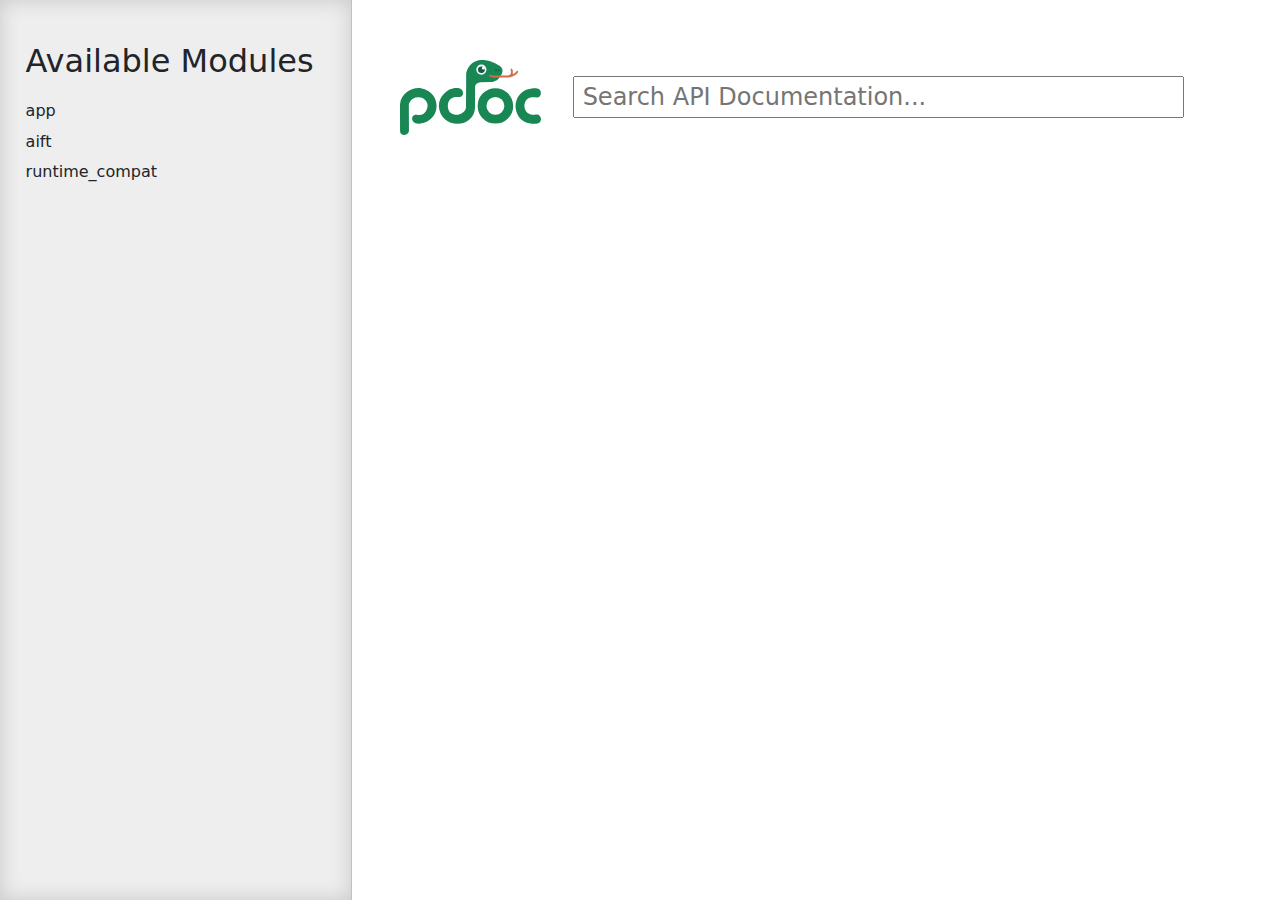
<file: docs/index.html>
<!doctype html>
<html lang="en">
<head>
    <meta charset="utf-8">
    <meta name="viewport" content="width=device-width, initial-scale=1">
    <meta name="generator" content="pdoc 16.0.0"/>
    <title>Module List</title>

    <style>/*! * Bootstrap Reboot v5.0.0 (https://getbootstrap.com/) * Copyright 2011-2021 The Bootstrap Authors * Copyright 2011-2021 Twitter, Inc. * Licensed under MIT (https://github.com/twbs/bootstrap/blob/main/LICENSE) * Forked from Normalize.css, licensed MIT (https://github.com/necolas/normalize.css/blob/master/LICENSE.md) */*,::after,::before{box-sizing:border-box}@media (prefers-reduced-motion:no-preference){:root{scroll-behavior:smooth}}body{margin:0;font-family:system-ui,-apple-system,"Segoe UI",Roboto,"Helvetica Neue",Arial,"Noto Sans","Liberation Sans",sans-serif,"Apple Color Emoji","Segoe UI Emoji","Segoe UI Symbol","Noto Color Emoji";font-size:1rem;font-weight:400;line-height:1.5;color:#212529;background-color:#fff;-webkit-text-size-adjust:100%;-webkit-tap-highlight-color:transparent}hr{margin:1rem 0;color:inherit;background-color:currentColor;border:0;opacity:.25}hr:not([size]){height:1px}h1,h2,h3,h4,h5,h6{margin-top:0;margin-bottom:.5rem;font-weight:500;line-height:1.2}h1{font-size:calc(1.375rem + 1.5vw)}@media (min-width:1200px){h1{font-size:2.5rem}}h2{font-size:calc(1.325rem + .9vw)}@media (min-width:1200px){h2{font-size:2rem}}h3{font-size:calc(1.3rem + .6vw)}@media (min-width:1200px){h3{font-size:1.75rem}}h4{font-size:calc(1.275rem + .3vw)}@media (min-width:1200px){h4{font-size:1.5rem}}h5{font-size:1.25rem}h6{font-size:1rem}p{margin-top:0;margin-bottom:1rem}abbr[data-bs-original-title],abbr[title]{-webkit-text-decoration:underline dotted;text-decoration:underline dotted;cursor:help;-webkit-text-decoration-skip-ink:none;text-decoration-skip-ink:none}address{margin-bottom:1rem;font-style:normal;line-height:inherit}ol,ul{padding-left:2rem}dl,ol,ul{margin-top:0;margin-bottom:1rem}ol ol,ol ul,ul ol,ul ul{margin-bottom:0}dt{font-weight:700}dd{margin-bottom:.5rem;margin-left:0}blockquote{margin:0 0 1rem}b,strong{font-weight:bolder}small{font-size:.875em}mark{padding:.2em;background-color:#fcf8e3}sub,sup{position:relative;font-size:.75em;line-height:0;vertical-align:baseline}sub{bottom:-.25em}sup{top:-.5em}a{color:#0d6efd;text-decoration:underline}a:hover{color:#0a58ca}a:not([href]):not([class]),a:not([href]):not([class]):hover{color:inherit;text-decoration:none}code,kbd,pre,samp{font-family:SFMono-Regular,Menlo,Monaco,Consolas,"Liberation Mono","Courier New",monospace;font-size:1em;direction:ltr;unicode-bidi:bidi-override}pre{display:block;margin-top:0;margin-bottom:1rem;overflow:auto;font-size:.875em}pre code{font-size:inherit;color:inherit;word-break:normal}code{font-size:.875em;color:#d63384;word-wrap:break-word}a>code{color:inherit}kbd{padding:.2rem .4rem;font-size:.875em;color:#fff;background-color:#212529;border-radius:.2rem}kbd kbd{padding:0;font-size:1em;font-weight:700}figure{margin:0 0 1rem}img,svg{vertical-align:middle}table{caption-side:bottom;border-collapse:collapse}caption{padding-top:.5rem;padding-bottom:.5rem;color:#6c757d;text-align:left}th{text-align:inherit;text-align:-webkit-match-parent}tbody,td,tfoot,th,thead,tr{border-color:inherit;border-style:solid;border-width:0}label{display:inline-block}button{border-radius:0}button:focus:not(:focus-visible){outline:0}button,input,optgroup,select,textarea{margin:0;font-family:inherit;font-size:inherit;line-height:inherit}button,select{text-transform:none}[role=button]{cursor:pointer}select{word-wrap:normal}select:disabled{opacity:1}[list]::-webkit-calendar-picker-indicator{display:none}[type=button],[type=reset],[type=submit],button{-webkit-appearance:button}[type=button]:not(:disabled),[type=reset]:not(:disabled),[type=submit]:not(:disabled),button:not(:disabled){cursor:pointer}::-moz-focus-inner{padding:0;border-style:none}textarea{resize:vertical}fieldset{min-width:0;padding:0;margin:0;border:0}legend{float:left;width:100%;padding:0;margin-bottom:.5rem;font-size:calc(1.275rem + .3vw);line-height:inherit}@media (min-width:1200px){legend{font-size:1.5rem}}legend+*{clear:left}::-webkit-datetime-edit-day-field,::-webkit-datetime-edit-fields-wrapper,::-webkit-datetime-edit-hour-field,::-webkit-datetime-edit-minute,::-webkit-datetime-edit-month-field,::-webkit-datetime-edit-text,::-webkit-datetime-edit-year-field{padding:0}::-webkit-inner-spin-button{height:auto}[type=search]{outline-offset:-2px;-webkit-appearance:textfield}::-webkit-search-decoration{-webkit-appearance:none}::-webkit-color-swatch-wrapper{padding:0}::file-selector-button{font:inherit}::-webkit-file-upload-button{font:inherit;-webkit-appearance:button}output{display:inline-block}iframe{border:0}summary{display:list-item;cursor:pointer}progress{vertical-align:baseline}[hidden]{display:none!important}</style>
    <style>/*! syntax-highlighting.css */pre{line-height:125%;}span.linenos{color:inherit; background-color:transparent; padding-left:5px; padding-right:20px;}.pdoc-code .hll{background-color:#ffffcc}.pdoc-code{background:#f8f8f8;}.pdoc-code .c{color:#3D7B7B; font-style:italic}.pdoc-code .err{border:1px solid #FF0000}.pdoc-code .k{color:#008000; font-weight:bold}.pdoc-code .o{color:#666666}.pdoc-code .ch{color:#3D7B7B; font-style:italic}.pdoc-code .cm{color:#3D7B7B; font-style:italic}.pdoc-code .cp{color:#9C6500}.pdoc-code .cpf{color:#3D7B7B; font-style:italic}.pdoc-code .c1{color:#3D7B7B; font-style:italic}.pdoc-code .cs{color:#3D7B7B; font-style:italic}.pdoc-code .gd{color:#A00000}.pdoc-code .ge{font-style:italic}.pdoc-code .gr{color:#E40000}.pdoc-code .gh{color:#000080; font-weight:bold}.pdoc-code .gi{color:#008400}.pdoc-code .go{color:#717171}.pdoc-code .gp{color:#000080; font-weight:bold}.pdoc-code .gs{font-weight:bold}.pdoc-code .gu{color:#800080; font-weight:bold}.pdoc-code .gt{color:#0044DD}.pdoc-code .kc{color:#008000; font-weight:bold}.pdoc-code .kd{color:#008000; font-weight:bold}.pdoc-code .kn{color:#008000; font-weight:bold}.pdoc-code .kp{color:#008000}.pdoc-code .kr{color:#008000; font-weight:bold}.pdoc-code .kt{color:#B00040}.pdoc-code .m{color:#666666}.pdoc-code .s{color:#BA2121}.pdoc-code .na{color:#687822}.pdoc-code .nb{color:#008000}.pdoc-code .nc{color:#0000FF; font-weight:bold}.pdoc-code .no{color:#880000}.pdoc-code .nd{color:#AA22FF}.pdoc-code .ni{color:#717171; font-weight:bold}.pdoc-code .ne{color:#CB3F38; font-weight:bold}.pdoc-code .nf{color:#0000FF}.pdoc-code .nl{color:#767600}.pdoc-code .nn{color:#0000FF; font-weight:bold}.pdoc-code .nt{color:#008000; font-weight:bold}.pdoc-code .nv{color:#19177C}.pdoc-code .ow{color:#AA22FF; font-weight:bold}.pdoc-code .w{color:#bbbbbb}.pdoc-code .mb{color:#666666}.pdoc-code .mf{color:#666666}.pdoc-code .mh{color:#666666}.pdoc-code .mi{color:#666666}.pdoc-code .mo{color:#666666}.pdoc-code .sa{color:#BA2121}.pdoc-code .sb{color:#BA2121}.pdoc-code .sc{color:#BA2121}.pdoc-code .dl{color:#BA2121}.pdoc-code .sd{color:#BA2121; font-style:italic}.pdoc-code .s2{color:#BA2121}.pdoc-code .se{color:#AA5D1F; font-weight:bold}.pdoc-code .sh{color:#BA2121}.pdoc-code .si{color:#A45A77; font-weight:bold}.pdoc-code .sx{color:#008000}.pdoc-code .sr{color:#A45A77}.pdoc-code .s1{color:#BA2121}.pdoc-code .ss{color:#19177C}.pdoc-code .bp{color:#008000}.pdoc-code .fm{color:#0000FF}.pdoc-code .vc{color:#19177C}.pdoc-code .vg{color:#19177C}.pdoc-code .vi{color:#19177C}.pdoc-code .vm{color:#19177C}.pdoc-code .il{color:#666666}</style>
    <style>/*! theme.css */:root{--pdoc-background:#fff;}.pdoc{--text:#212529;--muted:#6c757d;--link:#3660a5;--link-hover:#1659c5;--code:#f8f8f8;--active:#fff598;--accent:#eee;--accent2:#c1c1c1;--nav-hover:rgba(255, 255, 255, 0.5);--name:#0066BB;--def:#008800;--annotation:#007020;}</style>
    <style>/*! layout.css */html, body{width:100%;height:100%;}html, main{scroll-behavior:smooth;}body{background-color:var(--pdoc-background);}@media (max-width:769px){#navtoggle{cursor:pointer;position:absolute;width:50px;height:40px;top:1rem;right:1rem;border-color:var(--text);color:var(--text);display:flex;opacity:0.8;z-index:999;}#navtoggle:hover{opacity:1;}#togglestate + div{display:none;}#togglestate:checked + div{display:inherit;}main, header{padding:2rem 3vw;}header + main{margin-top:-3rem;}.git-button{display:none !important;}nav input[type="search"]{max-width:77%;}nav input[type="search"]:first-child{margin-top:-6px;}nav input[type="search"]:valid ~ *{display:none !important;}}@media (min-width:770px){:root{--sidebar-width:clamp(12.5rem, 28vw, 22rem);}nav{position:fixed;overflow:auto;height:100vh;width:var(--sidebar-width);}main, header{padding:3rem 2rem 3rem calc(var(--sidebar-width) + 3rem);width:calc(54rem + var(--sidebar-width));max-width:100%;}header + main{margin-top:-4rem;}#navtoggle{display:none;}}#togglestate{position:absolute;height:0;opacity:0;}nav.pdoc{--pad:clamp(0.5rem, 2vw, 1.75rem);--indent:1.5rem;background-color:var(--accent);border-right:1px solid var(--accent2);box-shadow:0 0 20px rgba(50, 50, 50, .2) inset;padding:0 0 0 var(--pad);overflow-wrap:anywhere;scrollbar-width:thin; scrollbar-color:var(--accent2) transparent; z-index:1}nav.pdoc::-webkit-scrollbar{width:.4rem; }nav.pdoc::-webkit-scrollbar-thumb{background-color:var(--accent2); }nav.pdoc > div{padding:var(--pad) 0;}nav.pdoc .module-list-button{display:inline-flex;align-items:center;color:var(--text);border-color:var(--muted);margin-bottom:1rem;}nav.pdoc .module-list-button:hover{border-color:var(--text);}nav.pdoc input[type=search]{display:block;outline-offset:0;width:calc(100% - var(--pad));}nav.pdoc .logo{max-width:calc(100% - var(--pad));max-height:35vh;display:block;margin:0 auto 1rem;transform:translate(calc(-.5 * var(--pad)), 0);}nav.pdoc ul{list-style:none;padding-left:0;}nav.pdoc > div > ul{margin-left:calc(0px - var(--pad));}nav.pdoc li a{padding:.2rem 0 .2rem calc(var(--pad) + var(--indent));}nav.pdoc > div > ul > li > a{padding-left:var(--pad);}nav.pdoc li{transition:all 100ms;}nav.pdoc li:hover{background-color:var(--nav-hover);}nav.pdoc a, nav.pdoc a:hover{color:var(--text);}nav.pdoc a{display:block;}nav.pdoc > h2:first-of-type{margin-top:1.5rem;}nav.pdoc .class:before{content:"class ";color:var(--muted);}nav.pdoc .function:after{content:"()";color:var(--muted);}nav.pdoc footer:before{content:"";display:block;width:calc(100% - var(--pad));border-top:solid var(--accent2) 1px;margin-top:1.5rem;padding-top:.5rem;}nav.pdoc footer{font-size:small;}</style>
    <style>/*! content.css */.pdoc{color:var(--text);box-sizing:border-box;line-height:1.5;background:none;}.pdoc .pdoc-button{cursor:pointer;display:inline-block;border:solid black 1px;border-radius:2px;font-size:.75rem;padding:calc(0.5em - 1px) 1em;transition:100ms all;}.pdoc .alert{padding:1rem 1rem 1rem calc(1.5rem + 24px);border:1px solid transparent;border-radius:.25rem;background-repeat:no-repeat;background-position:.75rem center;margin-bottom:1rem;}.pdoc .alert > em{display:none;}.pdoc .alert > *:last-child{margin-bottom:0;}.pdoc .alert.note{color:#084298;background-color:#cfe2ff;border-color:#b6d4fe;background-image:url("data:image/svg+xml,%3Csvg%20xmlns%3D%22http%3A//www.w3.org/2000/svg%22%20width%3D%2224%22%20height%3D%2224%22%20fill%3D%22%23084298%22%20viewBox%3D%220%200%2016%2016%22%3E%3Cpath%20d%3D%22M8%2016A8%208%200%201%200%208%200a8%208%200%200%200%200%2016zm.93-9.412-1%204.705c-.07.34.029.533.304.533.194%200%20.487-.07.686-.246l-.088.416c-.287.346-.92.598-1.465.598-.703%200-1.002-.422-.808-1.319l.738-3.468c.064-.293.006-.399-.287-.47l-.451-.081.082-.381%202.29-.287zM8%205.5a1%201%200%201%201%200-2%201%201%200%200%201%200%202z%22/%3E%3C/svg%3E");}.pdoc .alert.tip{color:#0a3622;background-color:#d1e7dd;border-color:#a3cfbb;background-image:url("data:image/svg+xml,%3Csvg%20xmlns%3D%22http%3A//www.w3.org/2000/svg%22%20width%3D%2224%22%20height%3D%2224%22%20fill%3D%22%230a3622%22%20viewBox%3D%220%200%2016%2016%22%3E%3Cpath%20d%3D%22M2%206a6%206%200%201%201%2010.174%204.31c-.203.196-.359.4-.453.619l-.762%201.769A.5.5%200%200%201%2010.5%2013a.5.5%200%200%201%200%201%20.5.5%200%200%201%200%201l-.224.447a1%201%200%200%201-.894.553H6.618a1%201%200%200%201-.894-.553L5.5%2015a.5.5%200%200%201%200-1%20.5.5%200%200%201%200-1%20.5.5%200%200%201-.46-.302l-.761-1.77a2%202%200%200%200-.453-.618A5.98%205.98%200%200%201%202%206m6-5a5%205%200%200%200-3.479%208.592c.263.254.514.564.676.941L5.83%2012h4.342l.632-1.467c.162-.377.413-.687.676-.941A5%205%200%200%200%208%201%22/%3E%3C/svg%3E");}.pdoc .alert.important{color:#055160;background-color:#cff4fc;border-color:#9eeaf9;background-image:url("data:image/svg+xml,%3Csvg%20xmlns%3D%22http%3A//www.w3.org/2000/svg%22%20width%3D%2224%22%20height%3D%2224%22%20fill%3D%22%23055160%22%20viewBox%3D%220%200%2016%2016%22%3E%3Cpath%20d%3D%22M2%200a2%202%200%200%200-2%202v12a2%202%200%200%200%202%202h12a2%202%200%200%200%202-2V2a2%202%200%200%200-2-2zm6%204c.535%200%20.954.462.9.995l-.35%203.507a.552.552%200%200%201-1.1%200L7.1%204.995A.905.905%200%200%201%208%204m.002%206a1%201%200%201%201%200%202%201%201%200%200%201%200-2%22/%3E%3C/svg%3E");}.pdoc .alert.warning{color:#664d03;background-color:#fff3cd;border-color:#ffecb5;background-image:url("data:image/svg+xml,%3Csvg%20xmlns%3D%22http%3A//www.w3.org/2000/svg%22%20width%3D%2224%22%20height%3D%2224%22%20fill%3D%22%23664d03%22%20viewBox%3D%220%200%2016%2016%22%3E%3Cpath%20d%3D%22M8.982%201.566a1.13%201.13%200%200%200-1.96%200L.165%2013.233c-.457.778.091%201.767.98%201.767h13.713c.889%200%201.438-.99.98-1.767L8.982%201.566zM8%205c.535%200%20.954.462.9.995l-.35%203.507a.552.552%200%200%201-1.1%200L7.1%205.995A.905.905%200%200%201%208%205zm.002%206a1%201%200%201%201%200%202%201%201%200%200%201%200-2z%22/%3E%3C/svg%3E");}.pdoc .alert.caution{color:#842029;background-color:#f8d7da;border-color:#f5c2c7;background-image:url("data:image/svg+xml,%3Csvg%20xmlns%3D%22http%3A//www.w3.org/2000/svg%22%20width%3D%2224%22%20height%3D%2224%22%20fill%3D%22%23842029%22%20viewBox%3D%220%200%2016%2016%22%3E%3Cpath%20d%3D%22M11.46.146A.5.5%200%200%200%2011.107%200H4.893a.5.5%200%200%200-.353.146L.146%204.54A.5.5%200%200%200%200%204.893v6.214a.5.5%200%200%200%20.146.353l4.394%204.394a.5.5%200%200%200%20.353.146h6.214a.5.5%200%200%200%20.353-.146l4.394-4.394a.5.5%200%200%200%20.146-.353V4.893a.5.5%200%200%200-.146-.353zM8%204c.535%200%20.954.462.9.995l-.35%203.507a.552.552%200%200%201-1.1%200L7.1%204.995A.905.905%200%200%201%208%204m.002%206a1%201%200%201%201%200%202%201%201%200%200%201%200-2%22/%3E%3C/svg%3E");}.pdoc .alert.danger{color:#842029;background-color:#f8d7da;border-color:#f5c2c7;background-image:url("data:image/svg+xml,%3Csvg%20xmlns%3D%22http%3A//www.w3.org/2000/svg%22%20width%3D%2224%22%20height%3D%2224%22%20fill%3D%22%23842029%22%20viewBox%3D%220%200%2016%2016%22%3E%3Cpath%20d%3D%22M5.52.359A.5.5%200%200%201%206%200h4a.5.5%200%200%201%20.474.658L8.694%206H12.5a.5.5%200%200%201%20.395.807l-7%209a.5.5%200%200%201-.873-.454L6.823%209.5H3.5a.5.5%200%200%201-.48-.641l2.5-8.5z%22/%3E%3C/svg%3E");}.pdoc .visually-hidden{position:absolute !important;width:1px !important;height:1px !important;padding:0 !important;margin:-1px !important;overflow:hidden !important;clip:rect(0, 0, 0, 0) !important;white-space:nowrap !important;border:0 !important;}.pdoc h1, .pdoc h2, .pdoc h3{font-weight:300;margin:.3em 0;padding:.2em 0;}.pdoc > section:not(.module-info) h1{font-size:1.5rem;font-weight:500;}.pdoc > section:not(.module-info) h2{font-size:1.4rem;font-weight:500;}.pdoc > section:not(.module-info) h3{font-size:1.3rem;font-weight:500;}.pdoc > section:not(.module-info) h4{font-size:1.2rem;}.pdoc > section:not(.module-info) h5{font-size:1.1rem;}.pdoc a{text-decoration:none;color:var(--link);}.pdoc a:hover{color:var(--link-hover);}.pdoc blockquote{margin-left:2rem;}.pdoc pre{border-top:1px solid var(--accent2);border-bottom:1px solid var(--accent2);margin-top:0;margin-bottom:1em;padding:.5rem 0 .5rem .5rem;overflow-x:auto;background-color:var(--code);}.pdoc code{color:var(--text);padding:.2em .4em;margin:0;font-size:85%;background-color:var(--accent);border-radius:6px;}.pdoc a > code{color:inherit;}.pdoc pre > code{display:inline-block;font-size:inherit;background:none;border:none;padding:0;}.pdoc > section:not(.module-info){margin-bottom:1.5rem;}.pdoc .modulename{margin-top:0;font-weight:bold;}.pdoc .modulename a{color:var(--link);transition:100ms all;}.pdoc .git-button{float:right;border:solid var(--link) 1px;}.pdoc .git-button:hover{background-color:var(--link);color:var(--pdoc-background);}.view-source-toggle-state,.view-source-toggle-state ~ .pdoc-code{display:none;}.view-source-toggle-state:checked ~ .pdoc-code{display:block;}.view-source-button{display:inline-block;float:right;font-size:.75rem;line-height:1.5rem;color:var(--muted);padding:0 .4rem 0 1.3rem;cursor:pointer;text-indent:-2px;}.view-source-button > span{visibility:hidden;}.module-info .view-source-button{float:none;display:flex;justify-content:flex-end;margin:-1.2rem .4rem -.2rem 0;}.view-source-button::before{position:absolute;content:"View Source";display:list-item;list-style-type:disclosure-closed;}.view-source-toggle-state:checked ~ .attr .view-source-button::before,.view-source-toggle-state:checked ~ .view-source-button::before{list-style-type:disclosure-open;}.pdoc .docstring{margin-bottom:1.5rem;}.pdoc section:not(.module-info) .docstring{margin-left:clamp(0rem, 5vw - 2rem, 1rem);}.pdoc .docstring .pdoc-code{margin-left:1em;margin-right:1em;}.pdoc h1:target,.pdoc h2:target,.pdoc h3:target,.pdoc h4:target,.pdoc h5:target,.pdoc h6:target,.pdoc .pdoc-code > pre > span:target{background-color:var(--active);box-shadow:-1rem 0 0 0 var(--active);}.pdoc .pdoc-code > pre > span:target{display:block;}.pdoc div:target > .attr,.pdoc section:target > .attr,.pdoc dd:target > a{background-color:var(--active);}.pdoc *{scroll-margin:2rem;}.pdoc .pdoc-code .linenos{user-select:none;}.pdoc .attr:hover{filter:contrast(0.95);}.pdoc section, .pdoc .classattr{position:relative;}.pdoc .headerlink{--width:clamp(1rem, 3vw, 2rem);position:absolute;top:0;left:calc(0rem - var(--width));transition:all 100ms ease-in-out;opacity:0;}.pdoc .headerlink::before{content:"#";display:block;text-align:center;width:var(--width);height:2.3rem;line-height:2.3rem;font-size:1.5rem;}.pdoc .attr:hover ~ .headerlink,.pdoc *:target > .headerlink,.pdoc .headerlink:hover{opacity:1;}.pdoc .attr{display:block;margin:.5rem 0 .5rem;padding:.4rem .4rem .4rem 1rem;background-color:var(--accent);overflow-x:auto;}.pdoc .classattr{margin-left:2rem;}.pdoc .decorator-deprecated{color:#842029;}.pdoc .decorator-deprecated ~ span{filter:grayscale(1) opacity(0.8);}.pdoc .name{color:var(--name);font-weight:bold;}.pdoc .def{color:var(--def);font-weight:bold;}.pdoc .signature{background-color:transparent;}.pdoc .param, .pdoc .return-annotation{white-space:pre;}.pdoc .signature.multiline .param{display:block;}.pdoc .signature.condensed .param{display:inline-block;}.pdoc .annotation{color:var(--annotation);}.pdoc .view-value-toggle-state,.pdoc .view-value-toggle-state ~ .default_value{display:none;}.pdoc .view-value-toggle-state:checked ~ .default_value{display:inherit;}.pdoc .view-value-button{font-size:.5rem;vertical-align:middle;border-style:dashed;margin-top:-0.1rem;}.pdoc .view-value-button:hover{background:white;}.pdoc .view-value-button::before{content:"show";text-align:center;width:2.2em;display:inline-block;}.pdoc .view-value-toggle-state:checked ~ .view-value-button::before{content:"hide";}.pdoc .inherited{margin-left:2rem;}.pdoc .inherited dt{font-weight:700;}.pdoc .inherited dt, .pdoc .inherited dd{display:inline;margin-left:0;margin-bottom:.5rem;}.pdoc .inherited dd:not(:last-child):after{content:", ";}.pdoc .inherited .class:before{content:"class ";}.pdoc .inherited .function a:after{content:"()";}.pdoc .search-result .docstring{overflow:auto;max-height:25vh;}.pdoc .search-result.focused > .attr{background-color:var(--active);}.pdoc .attribution{margin-top:2rem;display:block;opacity:0.5;transition:all 200ms;filter:grayscale(100%);}.pdoc .attribution:hover{opacity:1;filter:grayscale(0%);}.pdoc .attribution img{margin-left:5px;height:27px;vertical-align:bottom;width:50px;transition:all 200ms;}.pdoc table{display:block;width:max-content;max-width:100%;overflow:auto;margin-bottom:1rem;}.pdoc table th{font-weight:600;}.pdoc table th, .pdoc table td{padding:6px 13px;border:1px solid var(--accent2);}</style>
    <style>/*! custom.css */</style>
    <style>header.pdoc{display:flex;align-items:center;flex-wrap:wrap;}header.pdoc img{max-width:200px;max-height:75px;padding-right:2rem;}header.pdoc input[type=search]{outline-offset:0;font-size:1.5rem;min-width:60%;flex-grow:1;padding-left:.5rem;margin:1.75rem 0;}</style></head>
<body>
    <nav class="pdoc">
        <label id="navtoggle" for="togglestate" class="pdoc-button"><svg xmlns='http://www.w3.org/2000/svg' viewBox='0 0 30 30'><path stroke-linecap='round' stroke="currentColor" stroke-miterlimit='10' stroke-width='2' d='M4 7h22M4 15h22M4 23h22'/></svg></label>
        <input id="togglestate" type="checkbox" aria-hidden="true" tabindex="-1">
        <div>    <h2>Available Modules</h2>
    <ul>
            <li><a href="app.html">app</a></li>
            <li><a href="aift.html">aift</a></li>
            <li><a href="runtime_compat.html">runtime_compat</a></li>
    </ul>
</div>
    </nav>
    <header class="pdoc">
                <a href="https://pdoc.dev">
                    <img src="data:image/svg+xml,%3Csvg%20xmlns%3D%22http%3A//www.w3.org/2000/svg%22%20role%3D%22img%22%20aria-label%3D%22pdoc%20logo%22%20width%3D%22300%22%20height%3D%22160%22%20viewBox%3D%220%200%20150%2080%22%3E%3Ctitle%3Epdoc%3C/title%3E%3Cpath%20d%3D%22M132.316%2048.886c.276-4.679%202.342-6.698%204.409-7.982s4.27-1.165%206.751-1.055c1.586.07%203.044.156%204.222-.482%201.142-.619%202.026-1.932%202.162-3.739.268-3.576-1.929-5.368-5.006-5.551s-7.599.524-10.517%201.606c-4.455%201.652-8.588%206.606-9.552%208.992s-2.342%206.193-1.745%2010.873%202.664%209.221%205.878%2011.79%205.878%203.808%2010.103%204.312%203.444.229%206.062.229%205.006-2.202%204.914-4.909-2.296-5.001-4.501-4.863-3.077.505-5.281.229-7.715-2.064-7.899-9.451z%22%20fill%3D%22%23198754%22/%3E%3Ccircle%20cx%3D%22101.504%22%20cy%3D%2248.943%22%20r%3D%2214.208%22%20fill%3D%22none%22%20stroke%3D%22%23198754%22%20stroke-width%3D%229.354%22/%3E%3Cpath%20d%3D%22M87.81.002c-3.637.065-5.001.454-7.014%201.232s-3.443%201.363-6.3%204.282c-1.723%201.76-3.148%205.019-3.776%207.329-.413%201.521-.316%202.63-.316%202.63l-.195%2034.612c.065%205.774-6.755%208.305-9.612%208.37s-9.678-1.038-9.743-9.408%207.128-9.521%208.362-9.521c1.413-.13%202.526-.021%203.718-.016%202.071.009%204.157-.778%204.092-4.671s-4.157-4.736-4.157-4.736c-6.3-.843-11.43%202.206-11.43%202.206S40.917%2038.15%2041.372%2049.634%2051.568%2068.19%2061.311%2068.125s18.316-7.007%2018.445-17.193l.13-22.772c.046-2.291%202.683-3.644%204.476-4.203.745-.232%201.694-.274%201.694-.274l10.457-.13s4.871-.324%207.729-3.114%204.352-6.294%204.352-6.294.974-3.049.13-4.606-.195-1.233-2.792-3.309-8.573-4.477-8.573-4.477S91.447-.063%2087.81.002zM0%2047.169l.065%2028.417S0%2080.127%204.481%2079.997s5.072-3.866%205.049-4.152l-.113-28.482s1.624-7.656%209.937-7.721%2010.002%206.942%2010.002%208.499-.909%2010.51-9.093%2010.51c-.948%200-2.99-.567-4.145-.272-3.919%201-3.194%204.554-3.194%204.554s.065%205.061%207.404%204.996%2018.575-6.034%2018.575-19.074S26.953%2030.04%2019.549%2029.91%201.234%2035.296%200%2047.169z%22%20fill%3D%22%23198754%22/%3E%3Cg%20transform%3D%22matrix%28.325601%200%200%20.325256%20-10.32669%20-45.802786%29%22%3E%3Ccircle%20cx%3D%22297.554%22%20cy%3D%22172.286%22%20r%3D%2216.5%22%20fill%3D%22%23fff%22/%3E%3Cellipse%20cx%3D%22297.709%22%20cy%3D%22172.642%22%20rx%3D%2211.071%22%20ry%3D%2210.871%22%20fill%3D%22%23105a48%22/%3E%3Ccircle%20cx%3D%22304.104%22%20cy%3D%22167.667%22%20r%3D%224.5%22%20fill%3D%22%23fff%22/%3E%3C/g%3E%3Cpath%20d%3D%22M94.661%2017.032l.893-1.476s.99.714%201.916.925%201.575.114%202.955.114l14.565-.162c1.283-.032%203.085-.762%203.02-3.293s-.373-3.503-.373-3.503l1.283-.487s.52.503.877%201.573.309%201.995.292%202.66-.227%201.541-.227%201.541%201.564-.308%202.359-1.038.823-.779%201.489-1.508.812-.86.812-.86.552-.13.877.26.341.957.065%201.46-1.672%202.206-3.247%203.066-2.76%201.427-3.929%201.768-3.848.73-7.063.714l-10.944-.114s-2.143-.081-3.02-.373-2.241-.973-2.598-1.265z%22%20fill%3D%22%23d36d49%22/%3E%3Cg%20fill%3D%22%23105a48%22%3E%3Cellipse%20cx%3D%2293.052%22%20cy%3D%2243.567%22%20rx%3D%22.869%22%20ry%3D%221.014%22%20transform%3D%22rotate%28341.022%29%22/%3E%3Cellipse%20cx%3D%22104.3%22%20cy%3D%22-16.184%22%20rx%3D%22.865%22%20ry%3D%221.009%22%20transform%3D%22rotate%2814.786%29%22/%3E%3C/g%3E%3C/svg%3E"
                         alt="pdoc"/>
                </a>
            <input type="search" placeholder="Search API Documentation..." aria-label="search box">
    </header>
    <main class="pdoc"></main>
<script>
    function escapeHTML(html) {
        return document.createElement('div').appendChild(document.createTextNode(html)).parentNode.innerHTML;
    }

    const originalContent = document.querySelector("main.pdoc");
    let currentContent = originalContent;

    function setContent(innerHTML) {
        let elem;
        if (innerHTML) {
            elem = document.createElement("main");
            elem.classList.add("pdoc");
            elem.innerHTML = innerHTML;
        } else {
            elem = originalContent;
        }
        if (currentContent !== elem) {
            currentContent.replaceWith(elem);
            currentContent = elem;
        }
    }

    function getSearchTerm() {
        return (new URL(window.location)).searchParams.get("search");
    }

    const searchBox = document.querySelector(".pdoc input[type=search]");
    searchBox.addEventListener("input", function () {
        let url = new URL(window.location);
        if (searchBox.value.trim()) {
            url.hash = "";
            url.searchParams.set("search", searchBox.value);
        } else {
            url.searchParams.delete("search");
        }
        history.replaceState("", "", url.toString());
        onInput();
    });
    window.addEventListener("popstate", onInput);


    let search, searchErr;

    async function initialize() {
        try {
            search = await new Promise((resolve, reject) => {
                const script = document.createElement("script");
                script.type = "text/javascript";
                script.async = true;
                script.onload = () => resolve(window.pdocSearch);
                script.onerror = (e) => reject(e);
                script.src = "search.js";
                document.getElementsByTagName("head")[0].appendChild(script);
            });
        } catch (e) {
            console.error("Cannot fetch pdoc search index");
            searchErr = "Cannot fetch search index.";
        }
        onInput();

        document.querySelector("nav.pdoc").addEventListener("click", e => {
            if (e.target.hash) {
                searchBox.value = "";
                searchBox.dispatchEvent(new Event("input"));
            }
        });
    }

    function onInput() {
        setContent((() => {
            const term = getSearchTerm();
            if (!term) {
                return null
            }
            if (searchErr) {
                return `<h3>Error: ${searchErr}</h3>`
            }
            if (!search) {
                return "<h3>Searching...</h3>"
            }

            window.scrollTo({top: 0, left: 0, behavior: 'auto'});

            const results = search(term);

            let html;
            if (results.length === 0) {
                html = `No search results for '${escapeHTML(term)}'.`
            } else {
                html = `<h4>${results.length} search result${results.length > 1 ? "s" : ""} for '${escapeHTML(term)}'.</h4>`;
            }
            for (let result of results.slice(0, 10)) {
                let doc = result.doc;
                let url = `${doc.modulename.replaceAll(".", "/")}.html`;
                if (doc.qualname) {
                    url += `#${doc.qualname}`;
                }

                let heading;
                switch (result.doc.kind) {
                    case "function":
                        if (doc.fullname.endsWith(".__init__")) {
                            heading = `<span class="name">${doc.fullname.replace(/\.__init__$/, "")}</span>${doc.signature}`;
                        } else {
                            heading = `<span class="def">${doc.funcdef}</span> <span class="name">${doc.fullname}</span>${doc.signature}`;
                        }
                        break;
                    case "class":
                        heading = `<span class="def">class</span> <span class="name">${doc.fullname}</span>`;
                        if (doc.bases)
                            heading += `<wbr>(<span class="base">${doc.bases}</span>)`;
                        heading += `:`;
                        break;
                    case "variable":
                        heading = `<span class="name">${doc.fullname}</span>`;
                        if (doc.annotation)
                            heading += `<span class="annotation">${doc.annotation}</span>`;
                        if (doc.default_value)
                            heading += `<span class="default_value"> = ${doc.default_value}</span>`;
                        break;
                    default:
                        heading = `<span class="name">${doc.fullname}</span>`;
                        break;
                }
                html += `
                        <section class="search-result">
                        <a href="${url}" class="attr ${doc.kind}">${heading}</a>
                        <div class="docstring">${doc.doc}</div>
                        </section>
                    `;

            }
            return html;
        })());
    }

    if (getSearchTerm()) {
        initialize();
        searchBox.value = getSearchTerm();
        onInput();
    } else {
        searchBox.addEventListener("focus", initialize, {once: true});
    }

    searchBox.addEventListener("keydown", e => {
        if (["ArrowDown", "ArrowUp", "Enter"].includes(e.key)) {
            let focused = currentContent.querySelector(".search-result.focused");
            if (!focused) {
                currentContent.querySelector(".search-result").classList.add("focused");
            } else if (
                e.key === "ArrowDown"
                && focused.nextElementSibling
                && focused.nextElementSibling.classList.contains("search-result")
            ) {
                focused.classList.remove("focused");
                focused.nextElementSibling.classList.add("focused");
                focused.nextElementSibling.scrollIntoView({
                    behavior: "smooth",
                    block: "nearest",
                    inline: "nearest"
                });
            } else if (
                e.key === "ArrowUp"
                && focused.previousElementSibling
                && focused.previousElementSibling.classList.contains("search-result")
            ) {
                focused.classList.remove("focused");
                focused.previousElementSibling.classList.add("focused");
                focused.previousElementSibling.scrollIntoView({
                    behavior: "smooth",
                    block: "nearest",
                    inline: "nearest"
                });
            } else if (
                e.key === "Enter"
            ) {
                focused.querySelector("a").click();
            }
        }
    });
</script></body>
</html>
</file>
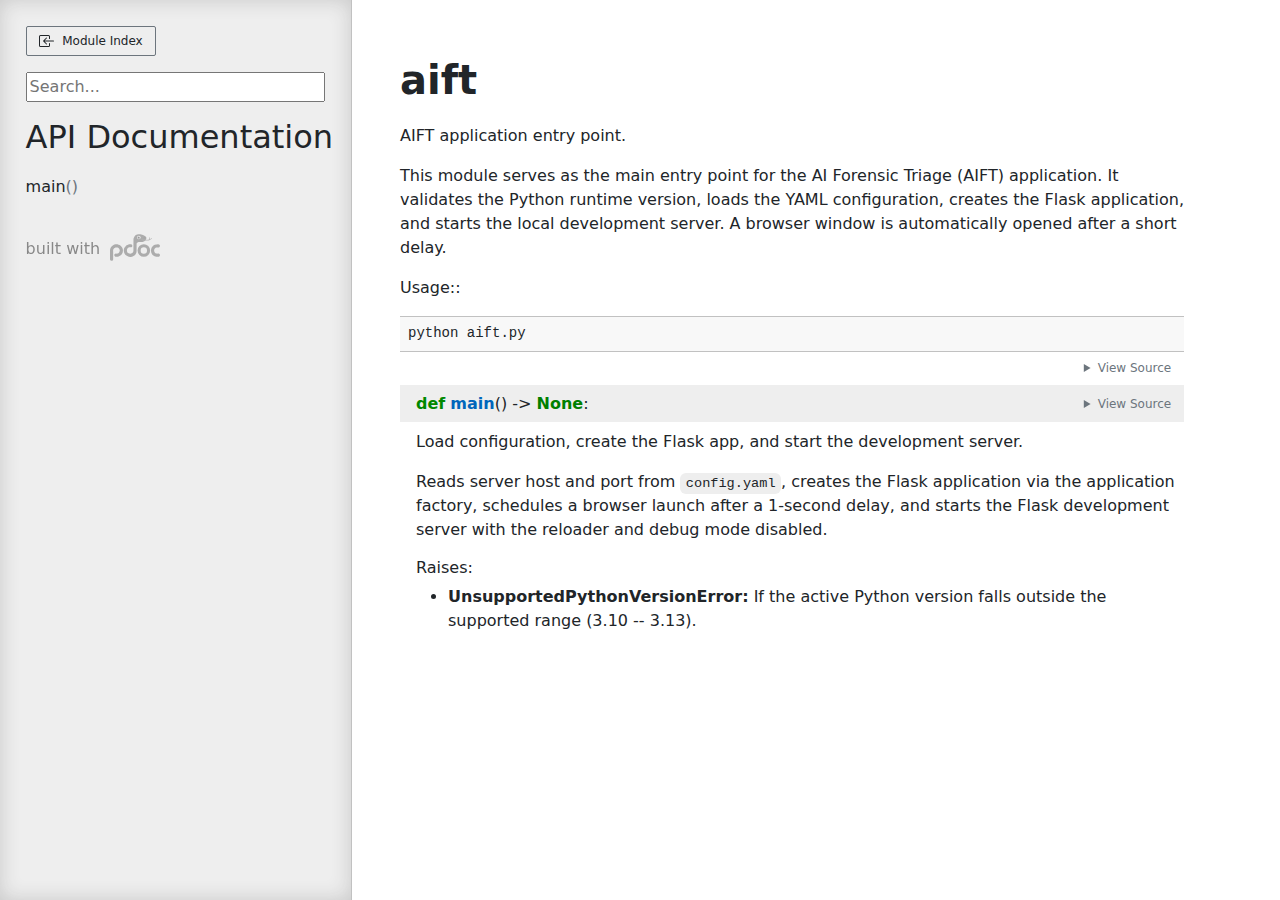
<file: docs/aift.html>
<!doctype html>
<html lang="en">
<head>
    <meta charset="utf-8">
    <meta name="viewport" content="width=device-width, initial-scale=1">
    <meta name="generator" content="pdoc 16.0.0"/>
    <title>aift API documentation</title>

    <style>/*! * Bootstrap Reboot v5.0.0 (https://getbootstrap.com/) * Copyright 2011-2021 The Bootstrap Authors * Copyright 2011-2021 Twitter, Inc. * Licensed under MIT (https://github.com/twbs/bootstrap/blob/main/LICENSE) * Forked from Normalize.css, licensed MIT (https://github.com/necolas/normalize.css/blob/master/LICENSE.md) */*,::after,::before{box-sizing:border-box}@media (prefers-reduced-motion:no-preference){:root{scroll-behavior:smooth}}body{margin:0;font-family:system-ui,-apple-system,"Segoe UI",Roboto,"Helvetica Neue",Arial,"Noto Sans","Liberation Sans",sans-serif,"Apple Color Emoji","Segoe UI Emoji","Segoe UI Symbol","Noto Color Emoji";font-size:1rem;font-weight:400;line-height:1.5;color:#212529;background-color:#fff;-webkit-text-size-adjust:100%;-webkit-tap-highlight-color:transparent}hr{margin:1rem 0;color:inherit;background-color:currentColor;border:0;opacity:.25}hr:not([size]){height:1px}h1,h2,h3,h4,h5,h6{margin-top:0;margin-bottom:.5rem;font-weight:500;line-height:1.2}h1{font-size:calc(1.375rem + 1.5vw)}@media (min-width:1200px){h1{font-size:2.5rem}}h2{font-size:calc(1.325rem + .9vw)}@media (min-width:1200px){h2{font-size:2rem}}h3{font-size:calc(1.3rem + .6vw)}@media (min-width:1200px){h3{font-size:1.75rem}}h4{font-size:calc(1.275rem + .3vw)}@media (min-width:1200px){h4{font-size:1.5rem}}h5{font-size:1.25rem}h6{font-size:1rem}p{margin-top:0;margin-bottom:1rem}abbr[data-bs-original-title],abbr[title]{-webkit-text-decoration:underline dotted;text-decoration:underline dotted;cursor:help;-webkit-text-decoration-skip-ink:none;text-decoration-skip-ink:none}address{margin-bottom:1rem;font-style:normal;line-height:inherit}ol,ul{padding-left:2rem}dl,ol,ul{margin-top:0;margin-bottom:1rem}ol ol,ol ul,ul ol,ul ul{margin-bottom:0}dt{font-weight:700}dd{margin-bottom:.5rem;margin-left:0}blockquote{margin:0 0 1rem}b,strong{font-weight:bolder}small{font-size:.875em}mark{padding:.2em;background-color:#fcf8e3}sub,sup{position:relative;font-size:.75em;line-height:0;vertical-align:baseline}sub{bottom:-.25em}sup{top:-.5em}a{color:#0d6efd;text-decoration:underline}a:hover{color:#0a58ca}a:not([href]):not([class]),a:not([href]):not([class]):hover{color:inherit;text-decoration:none}code,kbd,pre,samp{font-family:SFMono-Regular,Menlo,Monaco,Consolas,"Liberation Mono","Courier New",monospace;font-size:1em;direction:ltr;unicode-bidi:bidi-override}pre{display:block;margin-top:0;margin-bottom:1rem;overflow:auto;font-size:.875em}pre code{font-size:inherit;color:inherit;word-break:normal}code{font-size:.875em;color:#d63384;word-wrap:break-word}a>code{color:inherit}kbd{padding:.2rem .4rem;font-size:.875em;color:#fff;background-color:#212529;border-radius:.2rem}kbd kbd{padding:0;font-size:1em;font-weight:700}figure{margin:0 0 1rem}img,svg{vertical-align:middle}table{caption-side:bottom;border-collapse:collapse}caption{padding-top:.5rem;padding-bottom:.5rem;color:#6c757d;text-align:left}th{text-align:inherit;text-align:-webkit-match-parent}tbody,td,tfoot,th,thead,tr{border-color:inherit;border-style:solid;border-width:0}label{display:inline-block}button{border-radius:0}button:focus:not(:focus-visible){outline:0}button,input,optgroup,select,textarea{margin:0;font-family:inherit;font-size:inherit;line-height:inherit}button,select{text-transform:none}[role=button]{cursor:pointer}select{word-wrap:normal}select:disabled{opacity:1}[list]::-webkit-calendar-picker-indicator{display:none}[type=button],[type=reset],[type=submit],button{-webkit-appearance:button}[type=button]:not(:disabled),[type=reset]:not(:disabled),[type=submit]:not(:disabled),button:not(:disabled){cursor:pointer}::-moz-focus-inner{padding:0;border-style:none}textarea{resize:vertical}fieldset{min-width:0;padding:0;margin:0;border:0}legend{float:left;width:100%;padding:0;margin-bottom:.5rem;font-size:calc(1.275rem + .3vw);line-height:inherit}@media (min-width:1200px){legend{font-size:1.5rem}}legend+*{clear:left}::-webkit-datetime-edit-day-field,::-webkit-datetime-edit-fields-wrapper,::-webkit-datetime-edit-hour-field,::-webkit-datetime-edit-minute,::-webkit-datetime-edit-month-field,::-webkit-datetime-edit-text,::-webkit-datetime-edit-year-field{padding:0}::-webkit-inner-spin-button{height:auto}[type=search]{outline-offset:-2px;-webkit-appearance:textfield}::-webkit-search-decoration{-webkit-appearance:none}::-webkit-color-swatch-wrapper{padding:0}::file-selector-button{font:inherit}::-webkit-file-upload-button{font:inherit;-webkit-appearance:button}output{display:inline-block}iframe{border:0}summary{display:list-item;cursor:pointer}progress{vertical-align:baseline}[hidden]{display:none!important}</style>
    <style>/*! syntax-highlighting.css */pre{line-height:125%;}span.linenos{color:inherit; background-color:transparent; padding-left:5px; padding-right:20px;}.pdoc-code .hll{background-color:#ffffcc}.pdoc-code{background:#f8f8f8;}.pdoc-code .c{color:#3D7B7B; font-style:italic}.pdoc-code .err{border:1px solid #FF0000}.pdoc-code .k{color:#008000; font-weight:bold}.pdoc-code .o{color:#666666}.pdoc-code .ch{color:#3D7B7B; font-style:italic}.pdoc-code .cm{color:#3D7B7B; font-style:italic}.pdoc-code .cp{color:#9C6500}.pdoc-code .cpf{color:#3D7B7B; font-style:italic}.pdoc-code .c1{color:#3D7B7B; font-style:italic}.pdoc-code .cs{color:#3D7B7B; font-style:italic}.pdoc-code .gd{color:#A00000}.pdoc-code .ge{font-style:italic}.pdoc-code .gr{color:#E40000}.pdoc-code .gh{color:#000080; font-weight:bold}.pdoc-code .gi{color:#008400}.pdoc-code .go{color:#717171}.pdoc-code .gp{color:#000080; font-weight:bold}.pdoc-code .gs{font-weight:bold}.pdoc-code .gu{color:#800080; font-weight:bold}.pdoc-code .gt{color:#0044DD}.pdoc-code .kc{color:#008000; font-weight:bold}.pdoc-code .kd{color:#008000; font-weight:bold}.pdoc-code .kn{color:#008000; font-weight:bold}.pdoc-code .kp{color:#008000}.pdoc-code .kr{color:#008000; font-weight:bold}.pdoc-code .kt{color:#B00040}.pdoc-code .m{color:#666666}.pdoc-code .s{color:#BA2121}.pdoc-code .na{color:#687822}.pdoc-code .nb{color:#008000}.pdoc-code .nc{color:#0000FF; font-weight:bold}.pdoc-code .no{color:#880000}.pdoc-code .nd{color:#AA22FF}.pdoc-code .ni{color:#717171; font-weight:bold}.pdoc-code .ne{color:#CB3F38; font-weight:bold}.pdoc-code .nf{color:#0000FF}.pdoc-code .nl{color:#767600}.pdoc-code .nn{color:#0000FF; font-weight:bold}.pdoc-code .nt{color:#008000; font-weight:bold}.pdoc-code .nv{color:#19177C}.pdoc-code .ow{color:#AA22FF; font-weight:bold}.pdoc-code .w{color:#bbbbbb}.pdoc-code .mb{color:#666666}.pdoc-code .mf{color:#666666}.pdoc-code .mh{color:#666666}.pdoc-code .mi{color:#666666}.pdoc-code .mo{color:#666666}.pdoc-code .sa{color:#BA2121}.pdoc-code .sb{color:#BA2121}.pdoc-code .sc{color:#BA2121}.pdoc-code .dl{color:#BA2121}.pdoc-code .sd{color:#BA2121; font-style:italic}.pdoc-code .s2{color:#BA2121}.pdoc-code .se{color:#AA5D1F; font-weight:bold}.pdoc-code .sh{color:#BA2121}.pdoc-code .si{color:#A45A77; font-weight:bold}.pdoc-code .sx{color:#008000}.pdoc-code .sr{color:#A45A77}.pdoc-code .s1{color:#BA2121}.pdoc-code .ss{color:#19177C}.pdoc-code .bp{color:#008000}.pdoc-code .fm{color:#0000FF}.pdoc-code .vc{color:#19177C}.pdoc-code .vg{color:#19177C}.pdoc-code .vi{color:#19177C}.pdoc-code .vm{color:#19177C}.pdoc-code .il{color:#666666}</style>
    <style>/*! theme.css */:root{--pdoc-background:#fff;}.pdoc{--text:#212529;--muted:#6c757d;--link:#3660a5;--link-hover:#1659c5;--code:#f8f8f8;--active:#fff598;--accent:#eee;--accent2:#c1c1c1;--nav-hover:rgba(255, 255, 255, 0.5);--name:#0066BB;--def:#008800;--annotation:#007020;}</style>
    <style>/*! layout.css */html, body{width:100%;height:100%;}html, main{scroll-behavior:smooth;}body{background-color:var(--pdoc-background);}@media (max-width:769px){#navtoggle{cursor:pointer;position:absolute;width:50px;height:40px;top:1rem;right:1rem;border-color:var(--text);color:var(--text);display:flex;opacity:0.8;z-index:999;}#navtoggle:hover{opacity:1;}#togglestate + div{display:none;}#togglestate:checked + div{display:inherit;}main, header{padding:2rem 3vw;}header + main{margin-top:-3rem;}.git-button{display:none !important;}nav input[type="search"]{max-width:77%;}nav input[type="search"]:first-child{margin-top:-6px;}nav input[type="search"]:valid ~ *{display:none !important;}}@media (min-width:770px){:root{--sidebar-width:clamp(12.5rem, 28vw, 22rem);}nav{position:fixed;overflow:auto;height:100vh;width:var(--sidebar-width);}main, header{padding:3rem 2rem 3rem calc(var(--sidebar-width) + 3rem);width:calc(54rem + var(--sidebar-width));max-width:100%;}header + main{margin-top:-4rem;}#navtoggle{display:none;}}#togglestate{position:absolute;height:0;opacity:0;}nav.pdoc{--pad:clamp(0.5rem, 2vw, 1.75rem);--indent:1.5rem;background-color:var(--accent);border-right:1px solid var(--accent2);box-shadow:0 0 20px rgba(50, 50, 50, .2) inset;padding:0 0 0 var(--pad);overflow-wrap:anywhere;scrollbar-width:thin; scrollbar-color:var(--accent2) transparent; z-index:1}nav.pdoc::-webkit-scrollbar{width:.4rem; }nav.pdoc::-webkit-scrollbar-thumb{background-color:var(--accent2); }nav.pdoc > div{padding:var(--pad) 0;}nav.pdoc .module-list-button{display:inline-flex;align-items:center;color:var(--text);border-color:var(--muted);margin-bottom:1rem;}nav.pdoc .module-list-button:hover{border-color:var(--text);}nav.pdoc input[type=search]{display:block;outline-offset:0;width:calc(100% - var(--pad));}nav.pdoc .logo{max-width:calc(100% - var(--pad));max-height:35vh;display:block;margin:0 auto 1rem;transform:translate(calc(-.5 * var(--pad)), 0);}nav.pdoc ul{list-style:none;padding-left:0;}nav.pdoc > div > ul{margin-left:calc(0px - var(--pad));}nav.pdoc li a{padding:.2rem 0 .2rem calc(var(--pad) + var(--indent));}nav.pdoc > div > ul > li > a{padding-left:var(--pad);}nav.pdoc li{transition:all 100ms;}nav.pdoc li:hover{background-color:var(--nav-hover);}nav.pdoc a, nav.pdoc a:hover{color:var(--text);}nav.pdoc a{display:block;}nav.pdoc > h2:first-of-type{margin-top:1.5rem;}nav.pdoc .class:before{content:"class ";color:var(--muted);}nav.pdoc .function:after{content:"()";color:var(--muted);}nav.pdoc footer:before{content:"";display:block;width:calc(100% - var(--pad));border-top:solid var(--accent2) 1px;margin-top:1.5rem;padding-top:.5rem;}nav.pdoc footer{font-size:small;}</style>
    <style>/*! content.css */.pdoc{color:var(--text);box-sizing:border-box;line-height:1.5;background:none;}.pdoc .pdoc-button{cursor:pointer;display:inline-block;border:solid black 1px;border-radius:2px;font-size:.75rem;padding:calc(0.5em - 1px) 1em;transition:100ms all;}.pdoc .alert{padding:1rem 1rem 1rem calc(1.5rem + 24px);border:1px solid transparent;border-radius:.25rem;background-repeat:no-repeat;background-position:.75rem center;margin-bottom:1rem;}.pdoc .alert > em{display:none;}.pdoc .alert > *:last-child{margin-bottom:0;}.pdoc .alert.note{color:#084298;background-color:#cfe2ff;border-color:#b6d4fe;background-image:url("data:image/svg+xml,%3Csvg%20xmlns%3D%22http%3A//www.w3.org/2000/svg%22%20width%3D%2224%22%20height%3D%2224%22%20fill%3D%22%23084298%22%20viewBox%3D%220%200%2016%2016%22%3E%3Cpath%20d%3D%22M8%2016A8%208%200%201%200%208%200a8%208%200%200%200%200%2016zm.93-9.412-1%204.705c-.07.34.029.533.304.533.194%200%20.487-.07.686-.246l-.088.416c-.287.346-.92.598-1.465.598-.703%200-1.002-.422-.808-1.319l.738-3.468c.064-.293.006-.399-.287-.47l-.451-.081.082-.381%202.29-.287zM8%205.5a1%201%200%201%201%200-2%201%201%200%200%201%200%202z%22/%3E%3C/svg%3E");}.pdoc .alert.tip{color:#0a3622;background-color:#d1e7dd;border-color:#a3cfbb;background-image:url("data:image/svg+xml,%3Csvg%20xmlns%3D%22http%3A//www.w3.org/2000/svg%22%20width%3D%2224%22%20height%3D%2224%22%20fill%3D%22%230a3622%22%20viewBox%3D%220%200%2016%2016%22%3E%3Cpath%20d%3D%22M2%206a6%206%200%201%201%2010.174%204.31c-.203.196-.359.4-.453.619l-.762%201.769A.5.5%200%200%201%2010.5%2013a.5.5%200%200%201%200%201%20.5.5%200%200%201%200%201l-.224.447a1%201%200%200%201-.894.553H6.618a1%201%200%200%201-.894-.553L5.5%2015a.5.5%200%200%201%200-1%20.5.5%200%200%201%200-1%20.5.5%200%200%201-.46-.302l-.761-1.77a2%202%200%200%200-.453-.618A5.98%205.98%200%200%201%202%206m6-5a5%205%200%200%200-3.479%208.592c.263.254.514.564.676.941L5.83%2012h4.342l.632-1.467c.162-.377.413-.687.676-.941A5%205%200%200%200%208%201%22/%3E%3C/svg%3E");}.pdoc .alert.important{color:#055160;background-color:#cff4fc;border-color:#9eeaf9;background-image:url("data:image/svg+xml,%3Csvg%20xmlns%3D%22http%3A//www.w3.org/2000/svg%22%20width%3D%2224%22%20height%3D%2224%22%20fill%3D%22%23055160%22%20viewBox%3D%220%200%2016%2016%22%3E%3Cpath%20d%3D%22M2%200a2%202%200%200%200-2%202v12a2%202%200%200%200%202%202h12a2%202%200%200%200%202-2V2a2%202%200%200%200-2-2zm6%204c.535%200%20.954.462.9.995l-.35%203.507a.552.552%200%200%201-1.1%200L7.1%204.995A.905.905%200%200%201%208%204m.002%206a1%201%200%201%201%200%202%201%201%200%200%201%200-2%22/%3E%3C/svg%3E");}.pdoc .alert.warning{color:#664d03;background-color:#fff3cd;border-color:#ffecb5;background-image:url("data:image/svg+xml,%3Csvg%20xmlns%3D%22http%3A//www.w3.org/2000/svg%22%20width%3D%2224%22%20height%3D%2224%22%20fill%3D%22%23664d03%22%20viewBox%3D%220%200%2016%2016%22%3E%3Cpath%20d%3D%22M8.982%201.566a1.13%201.13%200%200%200-1.96%200L.165%2013.233c-.457.778.091%201.767.98%201.767h13.713c.889%200%201.438-.99.98-1.767L8.982%201.566zM8%205c.535%200%20.954.462.9.995l-.35%203.507a.552.552%200%200%201-1.1%200L7.1%205.995A.905.905%200%200%201%208%205zm.002%206a1%201%200%201%201%200%202%201%201%200%200%201%200-2z%22/%3E%3C/svg%3E");}.pdoc .alert.caution{color:#842029;background-color:#f8d7da;border-color:#f5c2c7;background-image:url("data:image/svg+xml,%3Csvg%20xmlns%3D%22http%3A//www.w3.org/2000/svg%22%20width%3D%2224%22%20height%3D%2224%22%20fill%3D%22%23842029%22%20viewBox%3D%220%200%2016%2016%22%3E%3Cpath%20d%3D%22M11.46.146A.5.5%200%200%200%2011.107%200H4.893a.5.5%200%200%200-.353.146L.146%204.54A.5.5%200%200%200%200%204.893v6.214a.5.5%200%200%200%20.146.353l4.394%204.394a.5.5%200%200%200%20.353.146h6.214a.5.5%200%200%200%20.353-.146l4.394-4.394a.5.5%200%200%200%20.146-.353V4.893a.5.5%200%200%200-.146-.353zM8%204c.535%200%20.954.462.9.995l-.35%203.507a.552.552%200%200%201-1.1%200L7.1%204.995A.905.905%200%200%201%208%204m.002%206a1%201%200%201%201%200%202%201%201%200%200%201%200-2%22/%3E%3C/svg%3E");}.pdoc .alert.danger{color:#842029;background-color:#f8d7da;border-color:#f5c2c7;background-image:url("data:image/svg+xml,%3Csvg%20xmlns%3D%22http%3A//www.w3.org/2000/svg%22%20width%3D%2224%22%20height%3D%2224%22%20fill%3D%22%23842029%22%20viewBox%3D%220%200%2016%2016%22%3E%3Cpath%20d%3D%22M5.52.359A.5.5%200%200%201%206%200h4a.5.5%200%200%201%20.474.658L8.694%206H12.5a.5.5%200%200%201%20.395.807l-7%209a.5.5%200%200%201-.873-.454L6.823%209.5H3.5a.5.5%200%200%201-.48-.641l2.5-8.5z%22/%3E%3C/svg%3E");}.pdoc .visually-hidden{position:absolute !important;width:1px !important;height:1px !important;padding:0 !important;margin:-1px !important;overflow:hidden !important;clip:rect(0, 0, 0, 0) !important;white-space:nowrap !important;border:0 !important;}.pdoc h1, .pdoc h2, .pdoc h3{font-weight:300;margin:.3em 0;padding:.2em 0;}.pdoc > section:not(.module-info) h1{font-size:1.5rem;font-weight:500;}.pdoc > section:not(.module-info) h2{font-size:1.4rem;font-weight:500;}.pdoc > section:not(.module-info) h3{font-size:1.3rem;font-weight:500;}.pdoc > section:not(.module-info) h4{font-size:1.2rem;}.pdoc > section:not(.module-info) h5{font-size:1.1rem;}.pdoc a{text-decoration:none;color:var(--link);}.pdoc a:hover{color:var(--link-hover);}.pdoc blockquote{margin-left:2rem;}.pdoc pre{border-top:1px solid var(--accent2);border-bottom:1px solid var(--accent2);margin-top:0;margin-bottom:1em;padding:.5rem 0 .5rem .5rem;overflow-x:auto;background-color:var(--code);}.pdoc code{color:var(--text);padding:.2em .4em;margin:0;font-size:85%;background-color:var(--accent);border-radius:6px;}.pdoc a > code{color:inherit;}.pdoc pre > code{display:inline-block;font-size:inherit;background:none;border:none;padding:0;}.pdoc > section:not(.module-info){margin-bottom:1.5rem;}.pdoc .modulename{margin-top:0;font-weight:bold;}.pdoc .modulename a{color:var(--link);transition:100ms all;}.pdoc .git-button{float:right;border:solid var(--link) 1px;}.pdoc .git-button:hover{background-color:var(--link);color:var(--pdoc-background);}.view-source-toggle-state,.view-source-toggle-state ~ .pdoc-code{display:none;}.view-source-toggle-state:checked ~ .pdoc-code{display:block;}.view-source-button{display:inline-block;float:right;font-size:.75rem;line-height:1.5rem;color:var(--muted);padding:0 .4rem 0 1.3rem;cursor:pointer;text-indent:-2px;}.view-source-button > span{visibility:hidden;}.module-info .view-source-button{float:none;display:flex;justify-content:flex-end;margin:-1.2rem .4rem -.2rem 0;}.view-source-button::before{position:absolute;content:"View Source";display:list-item;list-style-type:disclosure-closed;}.view-source-toggle-state:checked ~ .attr .view-source-button::before,.view-source-toggle-state:checked ~ .view-source-button::before{list-style-type:disclosure-open;}.pdoc .docstring{margin-bottom:1.5rem;}.pdoc section:not(.module-info) .docstring{margin-left:clamp(0rem, 5vw - 2rem, 1rem);}.pdoc .docstring .pdoc-code{margin-left:1em;margin-right:1em;}.pdoc h1:target,.pdoc h2:target,.pdoc h3:target,.pdoc h4:target,.pdoc h5:target,.pdoc h6:target,.pdoc .pdoc-code > pre > span:target{background-color:var(--active);box-shadow:-1rem 0 0 0 var(--active);}.pdoc .pdoc-code > pre > span:target{display:block;}.pdoc div:target > .attr,.pdoc section:target > .attr,.pdoc dd:target > a{background-color:var(--active);}.pdoc *{scroll-margin:2rem;}.pdoc .pdoc-code .linenos{user-select:none;}.pdoc .attr:hover{filter:contrast(0.95);}.pdoc section, .pdoc .classattr{position:relative;}.pdoc .headerlink{--width:clamp(1rem, 3vw, 2rem);position:absolute;top:0;left:calc(0rem - var(--width));transition:all 100ms ease-in-out;opacity:0;}.pdoc .headerlink::before{content:"#";display:block;text-align:center;width:var(--width);height:2.3rem;line-height:2.3rem;font-size:1.5rem;}.pdoc .attr:hover ~ .headerlink,.pdoc *:target > .headerlink,.pdoc .headerlink:hover{opacity:1;}.pdoc .attr{display:block;margin:.5rem 0 .5rem;padding:.4rem .4rem .4rem 1rem;background-color:var(--accent);overflow-x:auto;}.pdoc .classattr{margin-left:2rem;}.pdoc .decorator-deprecated{color:#842029;}.pdoc .decorator-deprecated ~ span{filter:grayscale(1) opacity(0.8);}.pdoc .name{color:var(--name);font-weight:bold;}.pdoc .def{color:var(--def);font-weight:bold;}.pdoc .signature{background-color:transparent;}.pdoc .param, .pdoc .return-annotation{white-space:pre;}.pdoc .signature.multiline .param{display:block;}.pdoc .signature.condensed .param{display:inline-block;}.pdoc .annotation{color:var(--annotation);}.pdoc .view-value-toggle-state,.pdoc .view-value-toggle-state ~ .default_value{display:none;}.pdoc .view-value-toggle-state:checked ~ .default_value{display:inherit;}.pdoc .view-value-button{font-size:.5rem;vertical-align:middle;border-style:dashed;margin-top:-0.1rem;}.pdoc .view-value-button:hover{background:white;}.pdoc .view-value-button::before{content:"show";text-align:center;width:2.2em;display:inline-block;}.pdoc .view-value-toggle-state:checked ~ .view-value-button::before{content:"hide";}.pdoc .inherited{margin-left:2rem;}.pdoc .inherited dt{font-weight:700;}.pdoc .inherited dt, .pdoc .inherited dd{display:inline;margin-left:0;margin-bottom:.5rem;}.pdoc .inherited dd:not(:last-child):after{content:", ";}.pdoc .inherited .class:before{content:"class ";}.pdoc .inherited .function a:after{content:"()";}.pdoc .search-result .docstring{overflow:auto;max-height:25vh;}.pdoc .search-result.focused > .attr{background-color:var(--active);}.pdoc .attribution{margin-top:2rem;display:block;opacity:0.5;transition:all 200ms;filter:grayscale(100%);}.pdoc .attribution:hover{opacity:1;filter:grayscale(0%);}.pdoc .attribution img{margin-left:5px;height:27px;vertical-align:bottom;width:50px;transition:all 200ms;}.pdoc table{display:block;width:max-content;max-width:100%;overflow:auto;margin-bottom:1rem;}.pdoc table th{font-weight:600;}.pdoc table th, .pdoc table td{padding:6px 13px;border:1px solid var(--accent2);}</style>
    <style>/*! custom.css */</style></head>
<body>
    <nav class="pdoc">
        <label id="navtoggle" for="togglestate" class="pdoc-button"><svg xmlns='http://www.w3.org/2000/svg' viewBox='0 0 30 30'><path stroke-linecap='round' stroke="currentColor" stroke-miterlimit='10' stroke-width='2' d='M4 7h22M4 15h22M4 23h22'/></svg></label>
        <input id="togglestate" type="checkbox" aria-hidden="true" tabindex="-1">
        <div>            <a class="pdoc-button module-list-button" href="index.html">
<svg xmlns="http://www.w3.org/2000/svg" width="16" height="16" fill="currentColor" class="bi bi-box-arrow-in-left" viewBox="0 0 16 16">
  <path fill-rule="evenodd" d="M10 3.5a.5.5 0 0 0-.5-.5h-8a.5.5 0 0 0-.5.5v9a.5.5 0 0 0 .5.5h8a.5.5 0 0 0 .5-.5v-2a.5.5 0 0 1 1 0v2A1.5 1.5 0 0 1 9.5 14h-8A1.5 1.5 0 0 1 0 12.5v-9A1.5 1.5 0 0 1 1.5 2h8A1.5 1.5 0 0 1 11 3.5v2a.5.5 0 0 1-1 0v-2z"/>
  <path fill-rule="evenodd" d="M4.146 8.354a.5.5 0 0 1 0-.708l3-3a.5.5 0 1 1 .708.708L5.707 7.5H14.5a.5.5 0 0 1 0 1H5.707l2.147 2.146a.5.5 0 0 1-.708.708l-3-3z"/>
</svg>                &nbsp;
                Module Index
            </a>


            <input type="search" placeholder="Search..." role="searchbox" aria-label="search"
                   pattern=".+" required>



            <h2>API Documentation</h2>
                <ul class="memberlist">
            <li>
                    <a class="function" href="#main">main</a>
            </li>
    </ul>



        <a class="attribution" title="pdoc: Python API documentation generator" href="https://pdoc.dev" target="_blank">
            built with <span class="visually-hidden">pdoc</span><img
                alt="pdoc logo"
                src="data:image/svg+xml,%3Csvg%20xmlns%3D%22http%3A//www.w3.org/2000/svg%22%20role%3D%22img%22%20aria-label%3D%22pdoc%20logo%22%20width%3D%22300%22%20height%3D%22160%22%20viewBox%3D%220%200%20150%2080%22%3E%3Ctitle%3Epdoc%3C/title%3E%3Cpath%20d%3D%22M132.316%2048.886c.276-4.679%202.342-6.698%204.409-7.982s4.27-1.165%206.751-1.055c1.586.07%203.044.156%204.222-.482%201.142-.619%202.026-1.932%202.162-3.739.268-3.576-1.929-5.368-5.006-5.551s-7.599.524-10.517%201.606c-4.455%201.652-8.588%206.606-9.552%208.992s-2.342%206.193-1.745%2010.873%202.664%209.221%205.878%2011.79%205.878%203.808%2010.103%204.312%203.444.229%206.062.229%205.006-2.202%204.914-4.909-2.296-5.001-4.501-4.863-3.077.505-5.281.229-7.715-2.064-7.899-9.451z%22%20fill%3D%22%23198754%22/%3E%3Ccircle%20cx%3D%22101.504%22%20cy%3D%2248.943%22%20r%3D%2214.208%22%20fill%3D%22none%22%20stroke%3D%22%23198754%22%20stroke-width%3D%229.354%22/%3E%3Cpath%20d%3D%22M87.81.002c-3.637.065-5.001.454-7.014%201.232s-3.443%201.363-6.3%204.282c-1.723%201.76-3.148%205.019-3.776%207.329-.413%201.521-.316%202.63-.316%202.63l-.195%2034.612c.065%205.774-6.755%208.305-9.612%208.37s-9.678-1.038-9.743-9.408%207.128-9.521%208.362-9.521c1.413-.13%202.526-.021%203.718-.016%202.071.009%204.157-.778%204.092-4.671s-4.157-4.736-4.157-4.736c-6.3-.843-11.43%202.206-11.43%202.206S40.917%2038.15%2041.372%2049.634%2051.568%2068.19%2061.311%2068.125s18.316-7.007%2018.445-17.193l.13-22.772c.046-2.291%202.683-3.644%204.476-4.203.745-.232%201.694-.274%201.694-.274l10.457-.13s4.871-.324%207.729-3.114%204.352-6.294%204.352-6.294.974-3.049.13-4.606-.195-1.233-2.792-3.309-8.573-4.477-8.573-4.477S91.447-.063%2087.81.002zM0%2047.169l.065%2028.417S0%2080.127%204.481%2079.997s5.072-3.866%205.049-4.152l-.113-28.482s1.624-7.656%209.937-7.721%2010.002%206.942%2010.002%208.499-.909%2010.51-9.093%2010.51c-.948%200-2.99-.567-4.145-.272-3.919%201-3.194%204.554-3.194%204.554s.065%205.061%207.404%204.996%2018.575-6.034%2018.575-19.074S26.953%2030.04%2019.549%2029.91%201.234%2035.296%200%2047.169z%22%20fill%3D%22%23198754%22/%3E%3Cg%20transform%3D%22matrix%28.325601%200%200%20.325256%20-10.32669%20-45.802786%29%22%3E%3Ccircle%20cx%3D%22297.554%22%20cy%3D%22172.286%22%20r%3D%2216.5%22%20fill%3D%22%23fff%22/%3E%3Cellipse%20cx%3D%22297.709%22%20cy%3D%22172.642%22%20rx%3D%2211.071%22%20ry%3D%2210.871%22%20fill%3D%22%23105a48%22/%3E%3Ccircle%20cx%3D%22304.104%22%20cy%3D%22167.667%22%20r%3D%224.5%22%20fill%3D%22%23fff%22/%3E%3C/g%3E%3Cpath%20d%3D%22M94.661%2017.032l.893-1.476s.99.714%201.916.925%201.575.114%202.955.114l14.565-.162c1.283-.032%203.085-.762%203.02-3.293s-.373-3.503-.373-3.503l1.283-.487s.52.503.877%201.573.309%201.995.292%202.66-.227%201.541-.227%201.541%201.564-.308%202.359-1.038.823-.779%201.489-1.508.812-.86.812-.86.552-.13.877.26.341.957.065%201.46-1.672%202.206-3.247%203.066-2.76%201.427-3.929%201.768-3.848.73-7.063.714l-10.944-.114s-2.143-.081-3.02-.373-2.241-.973-2.598-1.265z%22%20fill%3D%22%23d36d49%22/%3E%3Cg%20fill%3D%22%23105a48%22%3E%3Cellipse%20cx%3D%2293.052%22%20cy%3D%2243.567%22%20rx%3D%22.869%22%20ry%3D%221.014%22%20transform%3D%22rotate%28341.022%29%22/%3E%3Cellipse%20cx%3D%22104.3%22%20cy%3D%22-16.184%22%20rx%3D%22.865%22%20ry%3D%221.009%22%20transform%3D%22rotate%2814.786%29%22/%3E%3C/g%3E%3C/svg%3E"/>
        </a>
</div>
    </nav>
    <main class="pdoc">
            <section class="module-info">
                    <h1 class="modulename">
aift    </h1>

                        <div class="docstring"><p>AIFT application entry point.</p>

<p>This module serves as the main entry point for the AI Forensic Triage (AIFT)
application. It validates the Python runtime version, loads the YAML
configuration, creates the Flask application, and starts the local development
server. A browser window is automatically opened after a short delay.</p>

<p>Usage::</p>

<pre><code>python aift.py
</code></pre>
</div>

                        <input id="mod-aift-view-source" class="view-source-toggle-state" type="checkbox" aria-hidden="true" tabindex="-1">

                        <label class="view-source-button" for="mod-aift-view-source"><span>View Source</span></label>

                        <div class="pdoc-code codehilite"><pre><span></span><span id="L-1"><a href="#L-1"><span class="linenos"> 1</span></a><span class="sd">&quot;&quot;&quot;AIFT application entry point.</span>
</span><span id="L-2"><a href="#L-2"><span class="linenos"> 2</span></a>
</span><span id="L-3"><a href="#L-3"><span class="linenos"> 3</span></a><span class="sd">This module serves as the main entry point for the AI Forensic Triage (AIFT)</span>
</span><span id="L-4"><a href="#L-4"><span class="linenos"> 4</span></a><span class="sd">application. It validates the Python runtime version, loads the YAML</span>
</span><span id="L-5"><a href="#L-5"><span class="linenos"> 5</span></a><span class="sd">configuration, creates the Flask application, and starts the local development</span>
</span><span id="L-6"><a href="#L-6"><span class="linenos"> 6</span></a><span class="sd">server. A browser window is automatically opened after a short delay.</span>
</span><span id="L-7"><a href="#L-7"><span class="linenos"> 7</span></a>
</span><span id="L-8"><a href="#L-8"><span class="linenos"> 8</span></a><span class="sd">Usage::</span>
</span><span id="L-9"><a href="#L-9"><span class="linenos"> 9</span></a>
</span><span id="L-10"><a href="#L-10"><span class="linenos">10</span></a><span class="sd">    python aift.py</span>
</span><span id="L-11"><a href="#L-11"><span class="linenos">11</span></a><span class="sd">&quot;&quot;&quot;</span>
</span><span id="L-12"><a href="#L-12"><span class="linenos">12</span></a>
</span><span id="L-13"><a href="#L-13"><span class="linenos">13</span></a><span class="kn">from</span><span class="w"> </span><span class="nn">__future__</span><span class="w"> </span><span class="kn">import</span> <span class="n">annotations</span>
</span><span id="L-14"><a href="#L-14"><span class="linenos">14</span></a>
</span><span id="L-15"><a href="#L-15"><span class="linenos">15</span></a><span class="kn">import</span><span class="w"> </span><span class="nn">sys</span>
</span><span id="L-16"><a href="#L-16"><span class="linenos">16</span></a><span class="kn">import</span><span class="w"> </span><span class="nn">threading</span>
</span><span id="L-17"><a href="#L-17"><span class="linenos">17</span></a><span class="kn">import</span><span class="w"> </span><span class="nn">webbrowser</span>
</span><span id="L-18"><a href="#L-18"><span class="linenos">18</span></a>
</span><span id="L-19"><a href="#L-19"><span class="linenos">19</span></a><span class="kn">from</span><span class="w"> </span><span class="nn">runtime_compat</span><span class="w"> </span><span class="kn">import</span> <span class="n">UnsupportedPythonVersionError</span><span class="p">,</span> <span class="n">assert_supported_python_version</span>
</span><span id="L-20"><a href="#L-20"><span class="linenos">20</span></a>
</span><span id="L-21"><a href="#L-21"><span class="linenos">21</span></a>
</span><span id="L-22"><a href="#L-22"><span class="linenos">22</span></a><span class="k">def</span><span class="w"> </span><span class="nf">main</span><span class="p">()</span> <span class="o">-&gt;</span> <span class="kc">None</span><span class="p">:</span>
</span><span id="L-23"><a href="#L-23"><span class="linenos">23</span></a><span class="w">    </span><span class="sd">&quot;&quot;&quot;Load configuration, create the Flask app, and start the development server.</span>
</span><span id="L-24"><a href="#L-24"><span class="linenos">24</span></a>
</span><span id="L-25"><a href="#L-25"><span class="linenos">25</span></a><span class="sd">    Reads server host and port from ``config.yaml``, creates the Flask</span>
</span><span id="L-26"><a href="#L-26"><span class="linenos">26</span></a><span class="sd">    application via the application factory, schedules a browser launch</span>
</span><span id="L-27"><a href="#L-27"><span class="linenos">27</span></a><span class="sd">    after a 1-second delay, and starts the Flask development server with</span>
</span><span id="L-28"><a href="#L-28"><span class="linenos">28</span></a><span class="sd">    the reloader and debug mode disabled.</span>
</span><span id="L-29"><a href="#L-29"><span class="linenos">29</span></a>
</span><span id="L-30"><a href="#L-30"><span class="linenos">30</span></a><span class="sd">    Raises:</span>
</span><span id="L-31"><a href="#L-31"><span class="linenos">31</span></a><span class="sd">        UnsupportedPythonVersionError: If the active Python version falls</span>
</span><span id="L-32"><a href="#L-32"><span class="linenos">32</span></a><span class="sd">            outside the supported range (3.10 -- 3.13).</span>
</span><span id="L-33"><a href="#L-33"><span class="linenos">33</span></a><span class="sd">    &quot;&quot;&quot;</span>
</span><span id="L-34"><a href="#L-34"><span class="linenos">34</span></a>    <span class="n">assert_supported_python_version</span><span class="p">()</span>
</span><span id="L-35"><a href="#L-35"><span class="linenos">35</span></a>
</span><span id="L-36"><a href="#L-36"><span class="linenos">36</span></a>    <span class="kn">from</span><span class="w"> </span><span class="nn">app</span><span class="w"> </span><span class="kn">import</span> <span class="n">create_app</span>
</span><span id="L-37"><a href="#L-37"><span class="linenos">37</span></a>    <span class="kn">from</span><span class="w"> </span><span class="nn">app.config</span><span class="w"> </span><span class="kn">import</span> <span class="n">ConfigurationError</span><span class="p">,</span> <span class="n">load_config</span>
</span><span id="L-38"><a href="#L-38"><span class="linenos">38</span></a>
</span><span id="L-39"><a href="#L-39"><span class="linenos">39</span></a>    <span class="k">try</span><span class="p">:</span>
</span><span id="L-40"><a href="#L-40"><span class="linenos">40</span></a>        <span class="n">config</span> <span class="o">=</span> <span class="n">load_config</span><span class="p">()</span>
</span><span id="L-41"><a href="#L-41"><span class="linenos">41</span></a>    <span class="k">except</span> <span class="n">ConfigurationError</span> <span class="k">as</span> <span class="n">exc</span><span class="p">:</span>
</span><span id="L-42"><a href="#L-42"><span class="linenos">42</span></a>        <span class="nb">print</span><span class="p">(</span>
</span><span id="L-43"><a href="#L-43"><span class="linenos">43</span></a>            <span class="sa">f</span><span class="s2">&quot;ERROR: Cannot start AIFT — invalid configuration:</span><span class="se">\n</span><span class="s2">&quot;</span>
</span><span id="L-44"><a href="#L-44"><span class="linenos">44</span></a>            <span class="o">+</span> <span class="s2">&quot;</span><span class="se">\n</span><span class="s2">&quot;</span><span class="o">.</span><span class="n">join</span><span class="p">(</span><span class="sa">f</span><span class="s2">&quot;  - </span><span class="si">{</span><span class="n">e</span><span class="si">}</span><span class="s2">&quot;</span> <span class="k">for</span> <span class="n">e</span> <span class="ow">in</span> <span class="n">exc</span><span class="o">.</span><span class="n">errors</span><span class="p">),</span>
</span><span id="L-45"><a href="#L-45"><span class="linenos">45</span></a>            <span class="n">file</span><span class="o">=</span><span class="n">sys</span><span class="o">.</span><span class="n">stderr</span><span class="p">,</span>
</span><span id="L-46"><a href="#L-46"><span class="linenos">46</span></a>        <span class="p">)</span>
</span><span id="L-47"><a href="#L-47"><span class="linenos">47</span></a>        <span class="k">raise</span> <span class="ne">SystemExit</span><span class="p">(</span><span class="mi">1</span><span class="p">)</span> <span class="kn">from</span><span class="w"> </span><span class="kc">None</span>
</span><span id="L-48"><a href="#L-48"><span class="linenos">48</span></a>
</span><span id="L-49"><a href="#L-49"><span class="linenos">49</span></a>    <span class="n">server_config</span> <span class="o">=</span> <span class="n">config</span><span class="o">.</span><span class="n">get</span><span class="p">(</span><span class="s2">&quot;server&quot;</span><span class="p">,</span> <span class="p">{})</span>
</span><span id="L-50"><a href="#L-50"><span class="linenos">50</span></a>    <span class="n">host</span> <span class="o">=</span> <span class="n">server_config</span><span class="o">.</span><span class="n">get</span><span class="p">(</span><span class="s2">&quot;host&quot;</span><span class="p">,</span> <span class="s2">&quot;127.0.0.1&quot;</span><span class="p">)</span>
</span><span id="L-51"><a href="#L-51"><span class="linenos">51</span></a>    <span class="n">port</span> <span class="o">=</span> <span class="nb">int</span><span class="p">(</span><span class="n">server_config</span><span class="o">.</span><span class="n">get</span><span class="p">(</span><span class="s2">&quot;port&quot;</span><span class="p">,</span> <span class="mi">5000</span><span class="p">))</span>
</span><span id="L-52"><a href="#L-52"><span class="linenos">52</span></a>
</span><span id="L-53"><a href="#L-53"><span class="linenos">53</span></a>    <span class="n">app</span> <span class="o">=</span> <span class="n">create_app</span><span class="p">()</span>
</span><span id="L-54"><a href="#L-54"><span class="linenos">54</span></a>    <span class="n">url</span> <span class="o">=</span> <span class="sa">f</span><span class="s2">&quot;http://</span><span class="si">{</span><span class="n">host</span><span class="si">}</span><span class="s2">:</span><span class="si">{</span><span class="n">port</span><span class="si">}</span><span class="s2">&quot;</span>
</span><span id="L-55"><a href="#L-55"><span class="linenos">55</span></a>
</span><span id="L-56"><a href="#L-56"><span class="linenos">56</span></a>    <span class="k">def</span><span class="w"> </span><span class="nf">_open_browser</span><span class="p">()</span> <span class="o">-&gt;</span> <span class="kc">None</span><span class="p">:</span>
</span><span id="L-57"><a href="#L-57"><span class="linenos">57</span></a>        <span class="k">try</span><span class="p">:</span>
</span><span id="L-58"><a href="#L-58"><span class="linenos">58</span></a>            <span class="n">webbrowser</span><span class="o">.</span><span class="n">open</span><span class="p">(</span><span class="n">url</span><span class="p">)</span>
</span><span id="L-59"><a href="#L-59"><span class="linenos">59</span></a>        <span class="k">except</span> <span class="ne">Exception</span><span class="p">:</span>
</span><span id="L-60"><a href="#L-60"><span class="linenos">60</span></a>            <span class="c1"># Browser launch failures should not prevent server startup.</span>
</span><span id="L-61"><a href="#L-61"><span class="linenos">61</span></a>            <span class="k">pass</span>
</span><span id="L-62"><a href="#L-62"><span class="linenos">62</span></a>
</span><span id="L-63"><a href="#L-63"><span class="linenos">63</span></a>    <span class="n">threading</span><span class="o">.</span><span class="n">Timer</span><span class="p">(</span><span class="mf">1.0</span><span class="p">,</span> <span class="n">_open_browser</span><span class="p">)</span><span class="o">.</span><span class="n">start</span><span class="p">()</span>
</span><span id="L-64"><a href="#L-64"><span class="linenos">64</span></a>    <span class="n">app</span><span class="o">.</span><span class="n">run</span><span class="p">(</span><span class="n">host</span><span class="o">=</span><span class="n">host</span><span class="p">,</span> <span class="n">port</span><span class="o">=</span><span class="n">port</span><span class="p">,</span> <span class="n">debug</span><span class="o">=</span><span class="kc">False</span><span class="p">,</span> <span class="n">use_reloader</span><span class="o">=</span><span class="kc">False</span><span class="p">)</span>
</span><span id="L-65"><a href="#L-65"><span class="linenos">65</span></a>
</span><span id="L-66"><a href="#L-66"><span class="linenos">66</span></a>
</span><span id="L-67"><a href="#L-67"><span class="linenos">67</span></a><span class="k">if</span> <span class="vm">__name__</span> <span class="o">==</span> <span class="s2">&quot;__main__&quot;</span><span class="p">:</span>
</span><span id="L-68"><a href="#L-68"><span class="linenos">68</span></a>    <span class="k">try</span><span class="p">:</span>
</span><span id="L-69"><a href="#L-69"><span class="linenos">69</span></a>        <span class="n">main</span><span class="p">()</span>
</span><span id="L-70"><a href="#L-70"><span class="linenos">70</span></a>    <span class="k">except</span> <span class="n">UnsupportedPythonVersionError</span> <span class="k">as</span> <span class="n">error</span><span class="p">:</span>
</span><span id="L-71"><a href="#L-71"><span class="linenos">71</span></a>        <span class="nb">print</span><span class="p">(</span><span class="nb">str</span><span class="p">(</span><span class="n">error</span><span class="p">),</span> <span class="n">file</span><span class="o">=</span><span class="n">sys</span><span class="o">.</span><span class="n">stderr</span><span class="p">)</span>
</span><span id="L-72"><a href="#L-72"><span class="linenos">72</span></a>        <span class="k">raise</span> <span class="ne">SystemExit</span><span class="p">(</span><span class="mi">1</span><span class="p">)</span> <span class="kn">from</span><span class="w"> </span><span class="kc">None</span>
</span></pre></div>


            </section>
                <section id="main">
                            <input id="main-view-source" class="view-source-toggle-state" type="checkbox" aria-hidden="true" tabindex="-1">
<div class="attr function">
            
        <span class="def">def</span>
        <span class="name">main</span><span class="signature pdoc-code condensed">(<span class="return-annotation">) -> <span class="kc">None</span>:</span></span>

                <label class="view-source-button" for="main-view-source"><span>View Source</span></label>

    </div>
    <a class="headerlink" href="#main"></a>
            <div class="pdoc-code codehilite"><pre><span></span><span id="main-23"><a href="#main-23"><span class="linenos">23</span></a><span class="k">def</span><span class="w"> </span><span class="nf">main</span><span class="p">()</span> <span class="o">-&gt;</span> <span class="kc">None</span><span class="p">:</span>
</span><span id="main-24"><a href="#main-24"><span class="linenos">24</span></a><span class="w">    </span><span class="sd">&quot;&quot;&quot;Load configuration, create the Flask app, and start the development server.</span>
</span><span id="main-25"><a href="#main-25"><span class="linenos">25</span></a>
</span><span id="main-26"><a href="#main-26"><span class="linenos">26</span></a><span class="sd">    Reads server host and port from ``config.yaml``, creates the Flask</span>
</span><span id="main-27"><a href="#main-27"><span class="linenos">27</span></a><span class="sd">    application via the application factory, schedules a browser launch</span>
</span><span id="main-28"><a href="#main-28"><span class="linenos">28</span></a><span class="sd">    after a 1-second delay, and starts the Flask development server with</span>
</span><span id="main-29"><a href="#main-29"><span class="linenos">29</span></a><span class="sd">    the reloader and debug mode disabled.</span>
</span><span id="main-30"><a href="#main-30"><span class="linenos">30</span></a>
</span><span id="main-31"><a href="#main-31"><span class="linenos">31</span></a><span class="sd">    Raises:</span>
</span><span id="main-32"><a href="#main-32"><span class="linenos">32</span></a><span class="sd">        UnsupportedPythonVersionError: If the active Python version falls</span>
</span><span id="main-33"><a href="#main-33"><span class="linenos">33</span></a><span class="sd">            outside the supported range (3.10 -- 3.13).</span>
</span><span id="main-34"><a href="#main-34"><span class="linenos">34</span></a><span class="sd">    &quot;&quot;&quot;</span>
</span><span id="main-35"><a href="#main-35"><span class="linenos">35</span></a>    <span class="n">assert_supported_python_version</span><span class="p">()</span>
</span><span id="main-36"><a href="#main-36"><span class="linenos">36</span></a>
</span><span id="main-37"><a href="#main-37"><span class="linenos">37</span></a>    <span class="kn">from</span><span class="w"> </span><span class="nn">app</span><span class="w"> </span><span class="kn">import</span> <span class="n">create_app</span>
</span><span id="main-38"><a href="#main-38"><span class="linenos">38</span></a>    <span class="kn">from</span><span class="w"> </span><span class="nn">app.config</span><span class="w"> </span><span class="kn">import</span> <span class="n">ConfigurationError</span><span class="p">,</span> <span class="n">load_config</span>
</span><span id="main-39"><a href="#main-39"><span class="linenos">39</span></a>
</span><span id="main-40"><a href="#main-40"><span class="linenos">40</span></a>    <span class="k">try</span><span class="p">:</span>
</span><span id="main-41"><a href="#main-41"><span class="linenos">41</span></a>        <span class="n">config</span> <span class="o">=</span> <span class="n">load_config</span><span class="p">()</span>
</span><span id="main-42"><a href="#main-42"><span class="linenos">42</span></a>    <span class="k">except</span> <span class="n">ConfigurationError</span> <span class="k">as</span> <span class="n">exc</span><span class="p">:</span>
</span><span id="main-43"><a href="#main-43"><span class="linenos">43</span></a>        <span class="nb">print</span><span class="p">(</span>
</span><span id="main-44"><a href="#main-44"><span class="linenos">44</span></a>            <span class="sa">f</span><span class="s2">&quot;ERROR: Cannot start AIFT — invalid configuration:</span><span class="se">\n</span><span class="s2">&quot;</span>
</span><span id="main-45"><a href="#main-45"><span class="linenos">45</span></a>            <span class="o">+</span> <span class="s2">&quot;</span><span class="se">\n</span><span class="s2">&quot;</span><span class="o">.</span><span class="n">join</span><span class="p">(</span><span class="sa">f</span><span class="s2">&quot;  - </span><span class="si">{</span><span class="n">e</span><span class="si">}</span><span class="s2">&quot;</span> <span class="k">for</span> <span class="n">e</span> <span class="ow">in</span> <span class="n">exc</span><span class="o">.</span><span class="n">errors</span><span class="p">),</span>
</span><span id="main-46"><a href="#main-46"><span class="linenos">46</span></a>            <span class="n">file</span><span class="o">=</span><span class="n">sys</span><span class="o">.</span><span class="n">stderr</span><span class="p">,</span>
</span><span id="main-47"><a href="#main-47"><span class="linenos">47</span></a>        <span class="p">)</span>
</span><span id="main-48"><a href="#main-48"><span class="linenos">48</span></a>        <span class="k">raise</span> <span class="ne">SystemExit</span><span class="p">(</span><span class="mi">1</span><span class="p">)</span> <span class="kn">from</span><span class="w"> </span><span class="kc">None</span>
</span><span id="main-49"><a href="#main-49"><span class="linenos">49</span></a>
</span><span id="main-50"><a href="#main-50"><span class="linenos">50</span></a>    <span class="n">server_config</span> <span class="o">=</span> <span class="n">config</span><span class="o">.</span><span class="n">get</span><span class="p">(</span><span class="s2">&quot;server&quot;</span><span class="p">,</span> <span class="p">{})</span>
</span><span id="main-51"><a href="#main-51"><span class="linenos">51</span></a>    <span class="n">host</span> <span class="o">=</span> <span class="n">server_config</span><span class="o">.</span><span class="n">get</span><span class="p">(</span><span class="s2">&quot;host&quot;</span><span class="p">,</span> <span class="s2">&quot;127.0.0.1&quot;</span><span class="p">)</span>
</span><span id="main-52"><a href="#main-52"><span class="linenos">52</span></a>    <span class="n">port</span> <span class="o">=</span> <span class="nb">int</span><span class="p">(</span><span class="n">server_config</span><span class="o">.</span><span class="n">get</span><span class="p">(</span><span class="s2">&quot;port&quot;</span><span class="p">,</span> <span class="mi">5000</span><span class="p">))</span>
</span><span id="main-53"><a href="#main-53"><span class="linenos">53</span></a>
</span><span id="main-54"><a href="#main-54"><span class="linenos">54</span></a>    <span class="n">app</span> <span class="o">=</span> <span class="n">create_app</span><span class="p">()</span>
</span><span id="main-55"><a href="#main-55"><span class="linenos">55</span></a>    <span class="n">url</span> <span class="o">=</span> <span class="sa">f</span><span class="s2">&quot;http://</span><span class="si">{</span><span class="n">host</span><span class="si">}</span><span class="s2">:</span><span class="si">{</span><span class="n">port</span><span class="si">}</span><span class="s2">&quot;</span>
</span><span id="main-56"><a href="#main-56"><span class="linenos">56</span></a>
</span><span id="main-57"><a href="#main-57"><span class="linenos">57</span></a>    <span class="k">def</span><span class="w"> </span><span class="nf">_open_browser</span><span class="p">()</span> <span class="o">-&gt;</span> <span class="kc">None</span><span class="p">:</span>
</span><span id="main-58"><a href="#main-58"><span class="linenos">58</span></a>        <span class="k">try</span><span class="p">:</span>
</span><span id="main-59"><a href="#main-59"><span class="linenos">59</span></a>            <span class="n">webbrowser</span><span class="o">.</span><span class="n">open</span><span class="p">(</span><span class="n">url</span><span class="p">)</span>
</span><span id="main-60"><a href="#main-60"><span class="linenos">60</span></a>        <span class="k">except</span> <span class="ne">Exception</span><span class="p">:</span>
</span><span id="main-61"><a href="#main-61"><span class="linenos">61</span></a>            <span class="c1"># Browser launch failures should not prevent server startup.</span>
</span><span id="main-62"><a href="#main-62"><span class="linenos">62</span></a>            <span class="k">pass</span>
</span><span id="main-63"><a href="#main-63"><span class="linenos">63</span></a>
</span><span id="main-64"><a href="#main-64"><span class="linenos">64</span></a>    <span class="n">threading</span><span class="o">.</span><span class="n">Timer</span><span class="p">(</span><span class="mf">1.0</span><span class="p">,</span> <span class="n">_open_browser</span><span class="p">)</span><span class="o">.</span><span class="n">start</span><span class="p">()</span>
</span><span id="main-65"><a href="#main-65"><span class="linenos">65</span></a>    <span class="n">app</span><span class="o">.</span><span class="n">run</span><span class="p">(</span><span class="n">host</span><span class="o">=</span><span class="n">host</span><span class="p">,</span> <span class="n">port</span><span class="o">=</span><span class="n">port</span><span class="p">,</span> <span class="n">debug</span><span class="o">=</span><span class="kc">False</span><span class="p">,</span> <span class="n">use_reloader</span><span class="o">=</span><span class="kc">False</span><span class="p">)</span>
</span></pre></div>


            <div class="docstring"><p>Load configuration, create the Flask app, and start the development server.</p>

<p>Reads server host and port from <code>config.yaml</code>, creates the Flask
application via the application factory, schedules a browser launch
after a 1-second delay, and starts the Flask development server with
the reloader and debug mode disabled.</p>

<h6 id="raises">Raises:</h6>

<ul>
<li><strong>UnsupportedPythonVersionError:</strong>  If the active Python version falls
outside the supported range (3.10 -- 3.13).</li>
</ul>
</div>


                </section>
    </main>
<script>
    function escapeHTML(html) {
        return document.createElement('div').appendChild(document.createTextNode(html)).parentNode.innerHTML;
    }

    const originalContent = document.querySelector("main.pdoc");
    let currentContent = originalContent;

    function setContent(innerHTML) {
        let elem;
        if (innerHTML) {
            elem = document.createElement("main");
            elem.classList.add("pdoc");
            elem.innerHTML = innerHTML;
        } else {
            elem = originalContent;
        }
        if (currentContent !== elem) {
            currentContent.replaceWith(elem);
            currentContent = elem;
        }
    }

    function getSearchTerm() {
        return (new URL(window.location)).searchParams.get("search");
    }

    const searchBox = document.querySelector(".pdoc input[type=search]");
    searchBox.addEventListener("input", function () {
        let url = new URL(window.location);
        if (searchBox.value.trim()) {
            url.hash = "";
            url.searchParams.set("search", searchBox.value);
        } else {
            url.searchParams.delete("search");
        }
        history.replaceState("", "", url.toString());
        onInput();
    });
    window.addEventListener("popstate", onInput);


    let search, searchErr;

    async function initialize() {
        try {
            search = await new Promise((resolve, reject) => {
                const script = document.createElement("script");
                script.type = "text/javascript";
                script.async = true;
                script.onload = () => resolve(window.pdocSearch);
                script.onerror = (e) => reject(e);
                script.src = "search.js";
                document.getElementsByTagName("head")[0].appendChild(script);
            });
        } catch (e) {
            console.error("Cannot fetch pdoc search index");
            searchErr = "Cannot fetch search index.";
        }
        onInput();

        document.querySelector("nav.pdoc").addEventListener("click", e => {
            if (e.target.hash) {
                searchBox.value = "";
                searchBox.dispatchEvent(new Event("input"));
            }
        });
    }

    function onInput() {
        setContent((() => {
            const term = getSearchTerm();
            if (!term) {
                return null
            }
            if (searchErr) {
                return `<h3>Error: ${searchErr}</h3>`
            }
            if (!search) {
                return "<h3>Searching...</h3>"
            }

            window.scrollTo({top: 0, left: 0, behavior: 'auto'});

            const results = search(term);

            let html;
            if (results.length === 0) {
                html = `No search results for '${escapeHTML(term)}'.`
            } else {
                html = `<h4>${results.length} search result${results.length > 1 ? "s" : ""} for '${escapeHTML(term)}'.</h4>`;
            }
            for (let result of results.slice(0, 10)) {
                let doc = result.doc;
                let url = `${doc.modulename.replaceAll(".", "/")}.html`;
                if (doc.qualname) {
                    url += `#${doc.qualname}`;
                }

                let heading;
                switch (result.doc.kind) {
                    case "function":
                        if (doc.fullname.endsWith(".__init__")) {
                            heading = `<span class="name">${doc.fullname.replace(/\.__init__$/, "")}</span>${doc.signature}`;
                        } else {
                            heading = `<span class="def">${doc.funcdef}</span> <span class="name">${doc.fullname}</span>${doc.signature}`;
                        }
                        break;
                    case "class":
                        heading = `<span class="def">class</span> <span class="name">${doc.fullname}</span>`;
                        if (doc.bases)
                            heading += `<wbr>(<span class="base">${doc.bases}</span>)`;
                        heading += `:`;
                        break;
                    case "variable":
                        heading = `<span class="name">${doc.fullname}</span>`;
                        if (doc.annotation)
                            heading += `<span class="annotation">${doc.annotation}</span>`;
                        if (doc.default_value)
                            heading += `<span class="default_value"> = ${doc.default_value}</span>`;
                        break;
                    default:
                        heading = `<span class="name">${doc.fullname}</span>`;
                        break;
                }
                html += `
                        <section class="search-result">
                        <a href="${url}" class="attr ${doc.kind}">${heading}</a>
                        <div class="docstring">${doc.doc}</div>
                        </section>
                    `;

            }
            return html;
        })());
    }

    if (getSearchTerm()) {
        initialize();
        searchBox.value = getSearchTerm();
        onInput();
    } else {
        searchBox.addEventListener("focus", initialize, {once: true});
    }

    searchBox.addEventListener("keydown", e => {
        if (["ArrowDown", "ArrowUp", "Enter"].includes(e.key)) {
            let focused = currentContent.querySelector(".search-result.focused");
            if (!focused) {
                currentContent.querySelector(".search-result").classList.add("focused");
            } else if (
                e.key === "ArrowDown"
                && focused.nextElementSibling
                && focused.nextElementSibling.classList.contains("search-result")
            ) {
                focused.classList.remove("focused");
                focused.nextElementSibling.classList.add("focused");
                focused.nextElementSibling.scrollIntoView({
                    behavior: "smooth",
                    block: "nearest",
                    inline: "nearest"
                });
            } else if (
                e.key === "ArrowUp"
                && focused.previousElementSibling
                && focused.previousElementSibling.classList.contains("search-result")
            ) {
                focused.classList.remove("focused");
                focused.previousElementSibling.classList.add("focused");
                focused.previousElementSibling.scrollIntoView({
                    behavior: "smooth",
                    block: "nearest",
                    inline: "nearest"
                });
            } else if (
                e.key === "Enter"
            ) {
                focused.querySelector("a").click();
            }
        }
    });
</script></body>
</html>
</file>
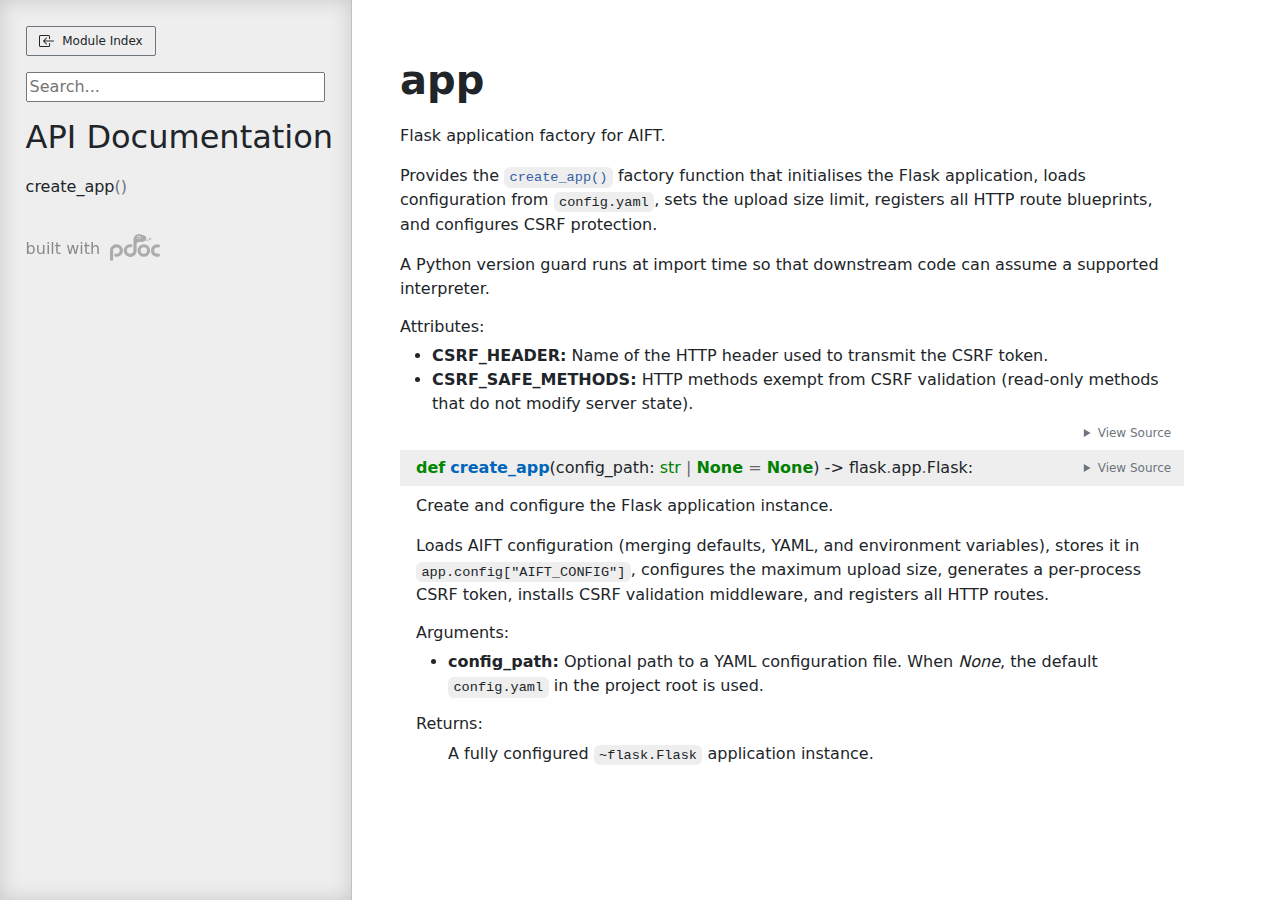
<file: docs/app.html>
<!doctype html>
<html lang="en">
<head>
    <meta charset="utf-8">
    <meta name="viewport" content="width=device-width, initial-scale=1">
    <meta name="generator" content="pdoc 16.0.0"/>
    <title>app API documentation</title>

    <style>/*! * Bootstrap Reboot v5.0.0 (https://getbootstrap.com/) * Copyright 2011-2021 The Bootstrap Authors * Copyright 2011-2021 Twitter, Inc. * Licensed under MIT (https://github.com/twbs/bootstrap/blob/main/LICENSE) * Forked from Normalize.css, licensed MIT (https://github.com/necolas/normalize.css/blob/master/LICENSE.md) */*,::after,::before{box-sizing:border-box}@media (prefers-reduced-motion:no-preference){:root{scroll-behavior:smooth}}body{margin:0;font-family:system-ui,-apple-system,"Segoe UI",Roboto,"Helvetica Neue",Arial,"Noto Sans","Liberation Sans",sans-serif,"Apple Color Emoji","Segoe UI Emoji","Segoe UI Symbol","Noto Color Emoji";font-size:1rem;font-weight:400;line-height:1.5;color:#212529;background-color:#fff;-webkit-text-size-adjust:100%;-webkit-tap-highlight-color:transparent}hr{margin:1rem 0;color:inherit;background-color:currentColor;border:0;opacity:.25}hr:not([size]){height:1px}h1,h2,h3,h4,h5,h6{margin-top:0;margin-bottom:.5rem;font-weight:500;line-height:1.2}h1{font-size:calc(1.375rem + 1.5vw)}@media (min-width:1200px){h1{font-size:2.5rem}}h2{font-size:calc(1.325rem + .9vw)}@media (min-width:1200px){h2{font-size:2rem}}h3{font-size:calc(1.3rem + .6vw)}@media (min-width:1200px){h3{font-size:1.75rem}}h4{font-size:calc(1.275rem + .3vw)}@media (min-width:1200px){h4{font-size:1.5rem}}h5{font-size:1.25rem}h6{font-size:1rem}p{margin-top:0;margin-bottom:1rem}abbr[data-bs-original-title],abbr[title]{-webkit-text-decoration:underline dotted;text-decoration:underline dotted;cursor:help;-webkit-text-decoration-skip-ink:none;text-decoration-skip-ink:none}address{margin-bottom:1rem;font-style:normal;line-height:inherit}ol,ul{padding-left:2rem}dl,ol,ul{margin-top:0;margin-bottom:1rem}ol ol,ol ul,ul ol,ul ul{margin-bottom:0}dt{font-weight:700}dd{margin-bottom:.5rem;margin-left:0}blockquote{margin:0 0 1rem}b,strong{font-weight:bolder}small{font-size:.875em}mark{padding:.2em;background-color:#fcf8e3}sub,sup{position:relative;font-size:.75em;line-height:0;vertical-align:baseline}sub{bottom:-.25em}sup{top:-.5em}a{color:#0d6efd;text-decoration:underline}a:hover{color:#0a58ca}a:not([href]):not([class]),a:not([href]):not([class]):hover{color:inherit;text-decoration:none}code,kbd,pre,samp{font-family:SFMono-Regular,Menlo,Monaco,Consolas,"Liberation Mono","Courier New",monospace;font-size:1em;direction:ltr;unicode-bidi:bidi-override}pre{display:block;margin-top:0;margin-bottom:1rem;overflow:auto;font-size:.875em}pre code{font-size:inherit;color:inherit;word-break:normal}code{font-size:.875em;color:#d63384;word-wrap:break-word}a>code{color:inherit}kbd{padding:.2rem .4rem;font-size:.875em;color:#fff;background-color:#212529;border-radius:.2rem}kbd kbd{padding:0;font-size:1em;font-weight:700}figure{margin:0 0 1rem}img,svg{vertical-align:middle}table{caption-side:bottom;border-collapse:collapse}caption{padding-top:.5rem;padding-bottom:.5rem;color:#6c757d;text-align:left}th{text-align:inherit;text-align:-webkit-match-parent}tbody,td,tfoot,th,thead,tr{border-color:inherit;border-style:solid;border-width:0}label{display:inline-block}button{border-radius:0}button:focus:not(:focus-visible){outline:0}button,input,optgroup,select,textarea{margin:0;font-family:inherit;font-size:inherit;line-height:inherit}button,select{text-transform:none}[role=button]{cursor:pointer}select{word-wrap:normal}select:disabled{opacity:1}[list]::-webkit-calendar-picker-indicator{display:none}[type=button],[type=reset],[type=submit],button{-webkit-appearance:button}[type=button]:not(:disabled),[type=reset]:not(:disabled),[type=submit]:not(:disabled),button:not(:disabled){cursor:pointer}::-moz-focus-inner{padding:0;border-style:none}textarea{resize:vertical}fieldset{min-width:0;padding:0;margin:0;border:0}legend{float:left;width:100%;padding:0;margin-bottom:.5rem;font-size:calc(1.275rem + .3vw);line-height:inherit}@media (min-width:1200px){legend{font-size:1.5rem}}legend+*{clear:left}::-webkit-datetime-edit-day-field,::-webkit-datetime-edit-fields-wrapper,::-webkit-datetime-edit-hour-field,::-webkit-datetime-edit-minute,::-webkit-datetime-edit-month-field,::-webkit-datetime-edit-text,::-webkit-datetime-edit-year-field{padding:0}::-webkit-inner-spin-button{height:auto}[type=search]{outline-offset:-2px;-webkit-appearance:textfield}::-webkit-search-decoration{-webkit-appearance:none}::-webkit-color-swatch-wrapper{padding:0}::file-selector-button{font:inherit}::-webkit-file-upload-button{font:inherit;-webkit-appearance:button}output{display:inline-block}iframe{border:0}summary{display:list-item;cursor:pointer}progress{vertical-align:baseline}[hidden]{display:none!important}</style>
    <style>/*! syntax-highlighting.css */pre{line-height:125%;}span.linenos{color:inherit; background-color:transparent; padding-left:5px; padding-right:20px;}.pdoc-code .hll{background-color:#ffffcc}.pdoc-code{background:#f8f8f8;}.pdoc-code .c{color:#3D7B7B; font-style:italic}.pdoc-code .err{border:1px solid #FF0000}.pdoc-code .k{color:#008000; font-weight:bold}.pdoc-code .o{color:#666666}.pdoc-code .ch{color:#3D7B7B; font-style:italic}.pdoc-code .cm{color:#3D7B7B; font-style:italic}.pdoc-code .cp{color:#9C6500}.pdoc-code .cpf{color:#3D7B7B; font-style:italic}.pdoc-code .c1{color:#3D7B7B; font-style:italic}.pdoc-code .cs{color:#3D7B7B; font-style:italic}.pdoc-code .gd{color:#A00000}.pdoc-code .ge{font-style:italic}.pdoc-code .gr{color:#E40000}.pdoc-code .gh{color:#000080; font-weight:bold}.pdoc-code .gi{color:#008400}.pdoc-code .go{color:#717171}.pdoc-code .gp{color:#000080; font-weight:bold}.pdoc-code .gs{font-weight:bold}.pdoc-code .gu{color:#800080; font-weight:bold}.pdoc-code .gt{color:#0044DD}.pdoc-code .kc{color:#008000; font-weight:bold}.pdoc-code .kd{color:#008000; font-weight:bold}.pdoc-code .kn{color:#008000; font-weight:bold}.pdoc-code .kp{color:#008000}.pdoc-code .kr{color:#008000; font-weight:bold}.pdoc-code .kt{color:#B00040}.pdoc-code .m{color:#666666}.pdoc-code .s{color:#BA2121}.pdoc-code .na{color:#687822}.pdoc-code .nb{color:#008000}.pdoc-code .nc{color:#0000FF; font-weight:bold}.pdoc-code .no{color:#880000}.pdoc-code .nd{color:#AA22FF}.pdoc-code .ni{color:#717171; font-weight:bold}.pdoc-code .ne{color:#CB3F38; font-weight:bold}.pdoc-code .nf{color:#0000FF}.pdoc-code .nl{color:#767600}.pdoc-code .nn{color:#0000FF; font-weight:bold}.pdoc-code .nt{color:#008000; font-weight:bold}.pdoc-code .nv{color:#19177C}.pdoc-code .ow{color:#AA22FF; font-weight:bold}.pdoc-code .w{color:#bbbbbb}.pdoc-code .mb{color:#666666}.pdoc-code .mf{color:#666666}.pdoc-code .mh{color:#666666}.pdoc-code .mi{color:#666666}.pdoc-code .mo{color:#666666}.pdoc-code .sa{color:#BA2121}.pdoc-code .sb{color:#BA2121}.pdoc-code .sc{color:#BA2121}.pdoc-code .dl{color:#BA2121}.pdoc-code .sd{color:#BA2121; font-style:italic}.pdoc-code .s2{color:#BA2121}.pdoc-code .se{color:#AA5D1F; font-weight:bold}.pdoc-code .sh{color:#BA2121}.pdoc-code .si{color:#A45A77; font-weight:bold}.pdoc-code .sx{color:#008000}.pdoc-code .sr{color:#A45A77}.pdoc-code .s1{color:#BA2121}.pdoc-code .ss{color:#19177C}.pdoc-code .bp{color:#008000}.pdoc-code .fm{color:#0000FF}.pdoc-code .vc{color:#19177C}.pdoc-code .vg{color:#19177C}.pdoc-code .vi{color:#19177C}.pdoc-code .vm{color:#19177C}.pdoc-code .il{color:#666666}</style>
    <style>/*! theme.css */:root{--pdoc-background:#fff;}.pdoc{--text:#212529;--muted:#6c757d;--link:#3660a5;--link-hover:#1659c5;--code:#f8f8f8;--active:#fff598;--accent:#eee;--accent2:#c1c1c1;--nav-hover:rgba(255, 255, 255, 0.5);--name:#0066BB;--def:#008800;--annotation:#007020;}</style>
    <style>/*! layout.css */html, body{width:100%;height:100%;}html, main{scroll-behavior:smooth;}body{background-color:var(--pdoc-background);}@media (max-width:769px){#navtoggle{cursor:pointer;position:absolute;width:50px;height:40px;top:1rem;right:1rem;border-color:var(--text);color:var(--text);display:flex;opacity:0.8;z-index:999;}#navtoggle:hover{opacity:1;}#togglestate + div{display:none;}#togglestate:checked + div{display:inherit;}main, header{padding:2rem 3vw;}header + main{margin-top:-3rem;}.git-button{display:none !important;}nav input[type="search"]{max-width:77%;}nav input[type="search"]:first-child{margin-top:-6px;}nav input[type="search"]:valid ~ *{display:none !important;}}@media (min-width:770px){:root{--sidebar-width:clamp(12.5rem, 28vw, 22rem);}nav{position:fixed;overflow:auto;height:100vh;width:var(--sidebar-width);}main, header{padding:3rem 2rem 3rem calc(var(--sidebar-width) + 3rem);width:calc(54rem + var(--sidebar-width));max-width:100%;}header + main{margin-top:-4rem;}#navtoggle{display:none;}}#togglestate{position:absolute;height:0;opacity:0;}nav.pdoc{--pad:clamp(0.5rem, 2vw, 1.75rem);--indent:1.5rem;background-color:var(--accent);border-right:1px solid var(--accent2);box-shadow:0 0 20px rgba(50, 50, 50, .2) inset;padding:0 0 0 var(--pad);overflow-wrap:anywhere;scrollbar-width:thin; scrollbar-color:var(--accent2) transparent; z-index:1}nav.pdoc::-webkit-scrollbar{width:.4rem; }nav.pdoc::-webkit-scrollbar-thumb{background-color:var(--accent2); }nav.pdoc > div{padding:var(--pad) 0;}nav.pdoc .module-list-button{display:inline-flex;align-items:center;color:var(--text);border-color:var(--muted);margin-bottom:1rem;}nav.pdoc .module-list-button:hover{border-color:var(--text);}nav.pdoc input[type=search]{display:block;outline-offset:0;width:calc(100% - var(--pad));}nav.pdoc .logo{max-width:calc(100% - var(--pad));max-height:35vh;display:block;margin:0 auto 1rem;transform:translate(calc(-.5 * var(--pad)), 0);}nav.pdoc ul{list-style:none;padding-left:0;}nav.pdoc > div > ul{margin-left:calc(0px - var(--pad));}nav.pdoc li a{padding:.2rem 0 .2rem calc(var(--pad) + var(--indent));}nav.pdoc > div > ul > li > a{padding-left:var(--pad);}nav.pdoc li{transition:all 100ms;}nav.pdoc li:hover{background-color:var(--nav-hover);}nav.pdoc a, nav.pdoc a:hover{color:var(--text);}nav.pdoc a{display:block;}nav.pdoc > h2:first-of-type{margin-top:1.5rem;}nav.pdoc .class:before{content:"class ";color:var(--muted);}nav.pdoc .function:after{content:"()";color:var(--muted);}nav.pdoc footer:before{content:"";display:block;width:calc(100% - var(--pad));border-top:solid var(--accent2) 1px;margin-top:1.5rem;padding-top:.5rem;}nav.pdoc footer{font-size:small;}</style>
    <style>/*! content.css */.pdoc{color:var(--text);box-sizing:border-box;line-height:1.5;background:none;}.pdoc .pdoc-button{cursor:pointer;display:inline-block;border:solid black 1px;border-radius:2px;font-size:.75rem;padding:calc(0.5em - 1px) 1em;transition:100ms all;}.pdoc .alert{padding:1rem 1rem 1rem calc(1.5rem + 24px);border:1px solid transparent;border-radius:.25rem;background-repeat:no-repeat;background-position:.75rem center;margin-bottom:1rem;}.pdoc .alert > em{display:none;}.pdoc .alert > *:last-child{margin-bottom:0;}.pdoc .alert.note{color:#084298;background-color:#cfe2ff;border-color:#b6d4fe;background-image:url("data:image/svg+xml,%3Csvg%20xmlns%3D%22http%3A//www.w3.org/2000/svg%22%20width%3D%2224%22%20height%3D%2224%22%20fill%3D%22%23084298%22%20viewBox%3D%220%200%2016%2016%22%3E%3Cpath%20d%3D%22M8%2016A8%208%200%201%200%208%200a8%208%200%200%200%200%2016zm.93-9.412-1%204.705c-.07.34.029.533.304.533.194%200%20.487-.07.686-.246l-.088.416c-.287.346-.92.598-1.465.598-.703%200-1.002-.422-.808-1.319l.738-3.468c.064-.293.006-.399-.287-.47l-.451-.081.082-.381%202.29-.287zM8%205.5a1%201%200%201%201%200-2%201%201%200%200%201%200%202z%22/%3E%3C/svg%3E");}.pdoc .alert.tip{color:#0a3622;background-color:#d1e7dd;border-color:#a3cfbb;background-image:url("data:image/svg+xml,%3Csvg%20xmlns%3D%22http%3A//www.w3.org/2000/svg%22%20width%3D%2224%22%20height%3D%2224%22%20fill%3D%22%230a3622%22%20viewBox%3D%220%200%2016%2016%22%3E%3Cpath%20d%3D%22M2%206a6%206%200%201%201%2010.174%204.31c-.203.196-.359.4-.453.619l-.762%201.769A.5.5%200%200%201%2010.5%2013a.5.5%200%200%201%200%201%20.5.5%200%200%201%200%201l-.224.447a1%201%200%200%201-.894.553H6.618a1%201%200%200%201-.894-.553L5.5%2015a.5.5%200%200%201%200-1%20.5.5%200%200%201%200-1%20.5.5%200%200%201-.46-.302l-.761-1.77a2%202%200%200%200-.453-.618A5.98%205.98%200%200%201%202%206m6-5a5%205%200%200%200-3.479%208.592c.263.254.514.564.676.941L5.83%2012h4.342l.632-1.467c.162-.377.413-.687.676-.941A5%205%200%200%200%208%201%22/%3E%3C/svg%3E");}.pdoc .alert.important{color:#055160;background-color:#cff4fc;border-color:#9eeaf9;background-image:url("data:image/svg+xml,%3Csvg%20xmlns%3D%22http%3A//www.w3.org/2000/svg%22%20width%3D%2224%22%20height%3D%2224%22%20fill%3D%22%23055160%22%20viewBox%3D%220%200%2016%2016%22%3E%3Cpath%20d%3D%22M2%200a2%202%200%200%200-2%202v12a2%202%200%200%200%202%202h12a2%202%200%200%200%202-2V2a2%202%200%200%200-2-2zm6%204c.535%200%20.954.462.9.995l-.35%203.507a.552.552%200%200%201-1.1%200L7.1%204.995A.905.905%200%200%201%208%204m.002%206a1%201%200%201%201%200%202%201%201%200%200%201%200-2%22/%3E%3C/svg%3E");}.pdoc .alert.warning{color:#664d03;background-color:#fff3cd;border-color:#ffecb5;background-image:url("data:image/svg+xml,%3Csvg%20xmlns%3D%22http%3A//www.w3.org/2000/svg%22%20width%3D%2224%22%20height%3D%2224%22%20fill%3D%22%23664d03%22%20viewBox%3D%220%200%2016%2016%22%3E%3Cpath%20d%3D%22M8.982%201.566a1.13%201.13%200%200%200-1.96%200L.165%2013.233c-.457.778.091%201.767.98%201.767h13.713c.889%200%201.438-.99.98-1.767L8.982%201.566zM8%205c.535%200%20.954.462.9.995l-.35%203.507a.552.552%200%200%201-1.1%200L7.1%205.995A.905.905%200%200%201%208%205zm.002%206a1%201%200%201%201%200%202%201%201%200%200%201%200-2z%22/%3E%3C/svg%3E");}.pdoc .alert.caution{color:#842029;background-color:#f8d7da;border-color:#f5c2c7;background-image:url("data:image/svg+xml,%3Csvg%20xmlns%3D%22http%3A//www.w3.org/2000/svg%22%20width%3D%2224%22%20height%3D%2224%22%20fill%3D%22%23842029%22%20viewBox%3D%220%200%2016%2016%22%3E%3Cpath%20d%3D%22M11.46.146A.5.5%200%200%200%2011.107%200H4.893a.5.5%200%200%200-.353.146L.146%204.54A.5.5%200%200%200%200%204.893v6.214a.5.5%200%200%200%20.146.353l4.394%204.394a.5.5%200%200%200%20.353.146h6.214a.5.5%200%200%200%20.353-.146l4.394-4.394a.5.5%200%200%200%20.146-.353V4.893a.5.5%200%200%200-.146-.353zM8%204c.535%200%20.954.462.9.995l-.35%203.507a.552.552%200%200%201-1.1%200L7.1%204.995A.905.905%200%200%201%208%204m.002%206a1%201%200%201%201%200%202%201%201%200%200%201%200-2%22/%3E%3C/svg%3E");}.pdoc .alert.danger{color:#842029;background-color:#f8d7da;border-color:#f5c2c7;background-image:url("data:image/svg+xml,%3Csvg%20xmlns%3D%22http%3A//www.w3.org/2000/svg%22%20width%3D%2224%22%20height%3D%2224%22%20fill%3D%22%23842029%22%20viewBox%3D%220%200%2016%2016%22%3E%3Cpath%20d%3D%22M5.52.359A.5.5%200%200%201%206%200h4a.5.5%200%200%201%20.474.658L8.694%206H12.5a.5.5%200%200%201%20.395.807l-7%209a.5.5%200%200%201-.873-.454L6.823%209.5H3.5a.5.5%200%200%201-.48-.641l2.5-8.5z%22/%3E%3C/svg%3E");}.pdoc .visually-hidden{position:absolute !important;width:1px !important;height:1px !important;padding:0 !important;margin:-1px !important;overflow:hidden !important;clip:rect(0, 0, 0, 0) !important;white-space:nowrap !important;border:0 !important;}.pdoc h1, .pdoc h2, .pdoc h3{font-weight:300;margin:.3em 0;padding:.2em 0;}.pdoc > section:not(.module-info) h1{font-size:1.5rem;font-weight:500;}.pdoc > section:not(.module-info) h2{font-size:1.4rem;font-weight:500;}.pdoc > section:not(.module-info) h3{font-size:1.3rem;font-weight:500;}.pdoc > section:not(.module-info) h4{font-size:1.2rem;}.pdoc > section:not(.module-info) h5{font-size:1.1rem;}.pdoc a{text-decoration:none;color:var(--link);}.pdoc a:hover{color:var(--link-hover);}.pdoc blockquote{margin-left:2rem;}.pdoc pre{border-top:1px solid var(--accent2);border-bottom:1px solid var(--accent2);margin-top:0;margin-bottom:1em;padding:.5rem 0 .5rem .5rem;overflow-x:auto;background-color:var(--code);}.pdoc code{color:var(--text);padding:.2em .4em;margin:0;font-size:85%;background-color:var(--accent);border-radius:6px;}.pdoc a > code{color:inherit;}.pdoc pre > code{display:inline-block;font-size:inherit;background:none;border:none;padding:0;}.pdoc > section:not(.module-info){margin-bottom:1.5rem;}.pdoc .modulename{margin-top:0;font-weight:bold;}.pdoc .modulename a{color:var(--link);transition:100ms all;}.pdoc .git-button{float:right;border:solid var(--link) 1px;}.pdoc .git-button:hover{background-color:var(--link);color:var(--pdoc-background);}.view-source-toggle-state,.view-source-toggle-state ~ .pdoc-code{display:none;}.view-source-toggle-state:checked ~ .pdoc-code{display:block;}.view-source-button{display:inline-block;float:right;font-size:.75rem;line-height:1.5rem;color:var(--muted);padding:0 .4rem 0 1.3rem;cursor:pointer;text-indent:-2px;}.view-source-button > span{visibility:hidden;}.module-info .view-source-button{float:none;display:flex;justify-content:flex-end;margin:-1.2rem .4rem -.2rem 0;}.view-source-button::before{position:absolute;content:"View Source";display:list-item;list-style-type:disclosure-closed;}.view-source-toggle-state:checked ~ .attr .view-source-button::before,.view-source-toggle-state:checked ~ .view-source-button::before{list-style-type:disclosure-open;}.pdoc .docstring{margin-bottom:1.5rem;}.pdoc section:not(.module-info) .docstring{margin-left:clamp(0rem, 5vw - 2rem, 1rem);}.pdoc .docstring .pdoc-code{margin-left:1em;margin-right:1em;}.pdoc h1:target,.pdoc h2:target,.pdoc h3:target,.pdoc h4:target,.pdoc h5:target,.pdoc h6:target,.pdoc .pdoc-code > pre > span:target{background-color:var(--active);box-shadow:-1rem 0 0 0 var(--active);}.pdoc .pdoc-code > pre > span:target{display:block;}.pdoc div:target > .attr,.pdoc section:target > .attr,.pdoc dd:target > a{background-color:var(--active);}.pdoc *{scroll-margin:2rem;}.pdoc .pdoc-code .linenos{user-select:none;}.pdoc .attr:hover{filter:contrast(0.95);}.pdoc section, .pdoc .classattr{position:relative;}.pdoc .headerlink{--width:clamp(1rem, 3vw, 2rem);position:absolute;top:0;left:calc(0rem - var(--width));transition:all 100ms ease-in-out;opacity:0;}.pdoc .headerlink::before{content:"#";display:block;text-align:center;width:var(--width);height:2.3rem;line-height:2.3rem;font-size:1.5rem;}.pdoc .attr:hover ~ .headerlink,.pdoc *:target > .headerlink,.pdoc .headerlink:hover{opacity:1;}.pdoc .attr{display:block;margin:.5rem 0 .5rem;padding:.4rem .4rem .4rem 1rem;background-color:var(--accent);overflow-x:auto;}.pdoc .classattr{margin-left:2rem;}.pdoc .decorator-deprecated{color:#842029;}.pdoc .decorator-deprecated ~ span{filter:grayscale(1) opacity(0.8);}.pdoc .name{color:var(--name);font-weight:bold;}.pdoc .def{color:var(--def);font-weight:bold;}.pdoc .signature{background-color:transparent;}.pdoc .param, .pdoc .return-annotation{white-space:pre;}.pdoc .signature.multiline .param{display:block;}.pdoc .signature.condensed .param{display:inline-block;}.pdoc .annotation{color:var(--annotation);}.pdoc .view-value-toggle-state,.pdoc .view-value-toggle-state ~ .default_value{display:none;}.pdoc .view-value-toggle-state:checked ~ .default_value{display:inherit;}.pdoc .view-value-button{font-size:.5rem;vertical-align:middle;border-style:dashed;margin-top:-0.1rem;}.pdoc .view-value-button:hover{background:white;}.pdoc .view-value-button::before{content:"show";text-align:center;width:2.2em;display:inline-block;}.pdoc .view-value-toggle-state:checked ~ .view-value-button::before{content:"hide";}.pdoc .inherited{margin-left:2rem;}.pdoc .inherited dt{font-weight:700;}.pdoc .inherited dt, .pdoc .inherited dd{display:inline;margin-left:0;margin-bottom:.5rem;}.pdoc .inherited dd:not(:last-child):after{content:", ";}.pdoc .inherited .class:before{content:"class ";}.pdoc .inherited .function a:after{content:"()";}.pdoc .search-result .docstring{overflow:auto;max-height:25vh;}.pdoc .search-result.focused > .attr{background-color:var(--active);}.pdoc .attribution{margin-top:2rem;display:block;opacity:0.5;transition:all 200ms;filter:grayscale(100%);}.pdoc .attribution:hover{opacity:1;filter:grayscale(0%);}.pdoc .attribution img{margin-left:5px;height:27px;vertical-align:bottom;width:50px;transition:all 200ms;}.pdoc table{display:block;width:max-content;max-width:100%;overflow:auto;margin-bottom:1rem;}.pdoc table th{font-weight:600;}.pdoc table th, .pdoc table td{padding:6px 13px;border:1px solid var(--accent2);}</style>
    <style>/*! custom.css */</style></head>
<body>
    <nav class="pdoc">
        <label id="navtoggle" for="togglestate" class="pdoc-button"><svg xmlns='http://www.w3.org/2000/svg' viewBox='0 0 30 30'><path stroke-linecap='round' stroke="currentColor" stroke-miterlimit='10' stroke-width='2' d='M4 7h22M4 15h22M4 23h22'/></svg></label>
        <input id="togglestate" type="checkbox" aria-hidden="true" tabindex="-1">
        <div>            <a class="pdoc-button module-list-button" href="index.html">
<svg xmlns="http://www.w3.org/2000/svg" width="16" height="16" fill="currentColor" class="bi bi-box-arrow-in-left" viewBox="0 0 16 16">
  <path fill-rule="evenodd" d="M10 3.5a.5.5 0 0 0-.5-.5h-8a.5.5 0 0 0-.5.5v9a.5.5 0 0 0 .5.5h8a.5.5 0 0 0 .5-.5v-2a.5.5 0 0 1 1 0v2A1.5 1.5 0 0 1 9.5 14h-8A1.5 1.5 0 0 1 0 12.5v-9A1.5 1.5 0 0 1 1.5 2h8A1.5 1.5 0 0 1 11 3.5v2a.5.5 0 0 1-1 0v-2z"/>
  <path fill-rule="evenodd" d="M4.146 8.354a.5.5 0 0 1 0-.708l3-3a.5.5 0 1 1 .708.708L5.707 7.5H14.5a.5.5 0 0 1 0 1H5.707l2.147 2.146a.5.5 0 0 1-.708.708l-3-3z"/>
</svg>                &nbsp;
                Module Index
            </a>


            <input type="search" placeholder="Search..." role="searchbox" aria-label="search"
                   pattern=".+" required>



            <h2>API Documentation</h2>
                <ul class="memberlist">
            <li>
                    <a class="function" href="#create_app">create_app</a>
            </li>
    </ul>



        <a class="attribution" title="pdoc: Python API documentation generator" href="https://pdoc.dev" target="_blank">
            built with <span class="visually-hidden">pdoc</span><img
                alt="pdoc logo"
                src="data:image/svg+xml,%3Csvg%20xmlns%3D%22http%3A//www.w3.org/2000/svg%22%20role%3D%22img%22%20aria-label%3D%22pdoc%20logo%22%20width%3D%22300%22%20height%3D%22160%22%20viewBox%3D%220%200%20150%2080%22%3E%3Ctitle%3Epdoc%3C/title%3E%3Cpath%20d%3D%22M132.316%2048.886c.276-4.679%202.342-6.698%204.409-7.982s4.27-1.165%206.751-1.055c1.586.07%203.044.156%204.222-.482%201.142-.619%202.026-1.932%202.162-3.739.268-3.576-1.929-5.368-5.006-5.551s-7.599.524-10.517%201.606c-4.455%201.652-8.588%206.606-9.552%208.992s-2.342%206.193-1.745%2010.873%202.664%209.221%205.878%2011.79%205.878%203.808%2010.103%204.312%203.444.229%206.062.229%205.006-2.202%204.914-4.909-2.296-5.001-4.501-4.863-3.077.505-5.281.229-7.715-2.064-7.899-9.451z%22%20fill%3D%22%23198754%22/%3E%3Ccircle%20cx%3D%22101.504%22%20cy%3D%2248.943%22%20r%3D%2214.208%22%20fill%3D%22none%22%20stroke%3D%22%23198754%22%20stroke-width%3D%229.354%22/%3E%3Cpath%20d%3D%22M87.81.002c-3.637.065-5.001.454-7.014%201.232s-3.443%201.363-6.3%204.282c-1.723%201.76-3.148%205.019-3.776%207.329-.413%201.521-.316%202.63-.316%202.63l-.195%2034.612c.065%205.774-6.755%208.305-9.612%208.37s-9.678-1.038-9.743-9.408%207.128-9.521%208.362-9.521c1.413-.13%202.526-.021%203.718-.016%202.071.009%204.157-.778%204.092-4.671s-4.157-4.736-4.157-4.736c-6.3-.843-11.43%202.206-11.43%202.206S40.917%2038.15%2041.372%2049.634%2051.568%2068.19%2061.311%2068.125s18.316-7.007%2018.445-17.193l.13-22.772c.046-2.291%202.683-3.644%204.476-4.203.745-.232%201.694-.274%201.694-.274l10.457-.13s4.871-.324%207.729-3.114%204.352-6.294%204.352-6.294.974-3.049.13-4.606-.195-1.233-2.792-3.309-8.573-4.477-8.573-4.477S91.447-.063%2087.81.002zM0%2047.169l.065%2028.417S0%2080.127%204.481%2079.997s5.072-3.866%205.049-4.152l-.113-28.482s1.624-7.656%209.937-7.721%2010.002%206.942%2010.002%208.499-.909%2010.51-9.093%2010.51c-.948%200-2.99-.567-4.145-.272-3.919%201-3.194%204.554-3.194%204.554s.065%205.061%207.404%204.996%2018.575-6.034%2018.575-19.074S26.953%2030.04%2019.549%2029.91%201.234%2035.296%200%2047.169z%22%20fill%3D%22%23198754%22/%3E%3Cg%20transform%3D%22matrix%28.325601%200%200%20.325256%20-10.32669%20-45.802786%29%22%3E%3Ccircle%20cx%3D%22297.554%22%20cy%3D%22172.286%22%20r%3D%2216.5%22%20fill%3D%22%23fff%22/%3E%3Cellipse%20cx%3D%22297.709%22%20cy%3D%22172.642%22%20rx%3D%2211.071%22%20ry%3D%2210.871%22%20fill%3D%22%23105a48%22/%3E%3Ccircle%20cx%3D%22304.104%22%20cy%3D%22167.667%22%20r%3D%224.5%22%20fill%3D%22%23fff%22/%3E%3C/g%3E%3Cpath%20d%3D%22M94.661%2017.032l.893-1.476s.99.714%201.916.925%201.575.114%202.955.114l14.565-.162c1.283-.032%203.085-.762%203.02-3.293s-.373-3.503-.373-3.503l1.283-.487s.52.503.877%201.573.309%201.995.292%202.66-.227%201.541-.227%201.541%201.564-.308%202.359-1.038.823-.779%201.489-1.508.812-.86.812-.86.552-.13.877.26.341.957.065%201.46-1.672%202.206-3.247%203.066-2.76%201.427-3.929%201.768-3.848.73-7.063.714l-10.944-.114s-2.143-.081-3.02-.373-2.241-.973-2.598-1.265z%22%20fill%3D%22%23d36d49%22/%3E%3Cg%20fill%3D%22%23105a48%22%3E%3Cellipse%20cx%3D%2293.052%22%20cy%3D%2243.567%22%20rx%3D%22.869%22%20ry%3D%221.014%22%20transform%3D%22rotate%28341.022%29%22/%3E%3Cellipse%20cx%3D%22104.3%22%20cy%3D%22-16.184%22%20rx%3D%22.865%22%20ry%3D%221.009%22%20transform%3D%22rotate%2814.786%29%22/%3E%3C/g%3E%3C/svg%3E"/>
        </a>
</div>
    </nav>
    <main class="pdoc">
            <section class="module-info">
                    <h1 class="modulename">
app    </h1>

                        <div class="docstring"><p>Flask application factory for AIFT.</p>

<p>Provides the <code><a href="#create_app">create_app()</a></code> factory function that initialises the Flask
application, loads configuration from <code>config.yaml</code>, sets the upload size
limit, registers all HTTP route blueprints, and configures CSRF protection.</p>

<p>A Python version guard runs at import time so that downstream code can
assume a supported interpreter.</p>

<h6 id="attributes">Attributes:</h6>

<ul>
<li><strong>CSRF_HEADER:</strong>  Name of the HTTP header used to transmit the CSRF token.</li>
<li><strong>CSRF_SAFE_METHODS:</strong>  HTTP methods exempt from CSRF validation (read-only
methods that do not modify server state).</li>
</ul>
</div>

                        <input id="mod-app-view-source" class="view-source-toggle-state" type="checkbox" aria-hidden="true" tabindex="-1">

                        <label class="view-source-button" for="mod-app-view-source"><span>View Source</span></label>

                        <div class="pdoc-code codehilite"><pre><span></span><span id="L-1"><a href="#L-1"><span class="linenos">  1</span></a><span class="sd">&quot;&quot;&quot;Flask application factory for AIFT.</span>
</span><span id="L-2"><a href="#L-2"><span class="linenos">  2</span></a>
</span><span id="L-3"><a href="#L-3"><span class="linenos">  3</span></a><span class="sd">Provides the :func:`create_app` factory function that initialises the Flask</span>
</span><span id="L-4"><a href="#L-4"><span class="linenos">  4</span></a><span class="sd">application, loads configuration from ``config.yaml``, sets the upload size</span>
</span><span id="L-5"><a href="#L-5"><span class="linenos">  5</span></a><span class="sd">limit, registers all HTTP route blueprints, and configures CSRF protection.</span>
</span><span id="L-6"><a href="#L-6"><span class="linenos">  6</span></a>
</span><span id="L-7"><a href="#L-7"><span class="linenos">  7</span></a><span class="sd">A Python version guard runs at import time so that downstream code can</span>
</span><span id="L-8"><a href="#L-8"><span class="linenos">  8</span></a><span class="sd">assume a supported interpreter.</span>
</span><span id="L-9"><a href="#L-9"><span class="linenos">  9</span></a>
</span><span id="L-10"><a href="#L-10"><span class="linenos"> 10</span></a><span class="sd">Attributes:</span>
</span><span id="L-11"><a href="#L-11"><span class="linenos"> 11</span></a><span class="sd">    CSRF_HEADER: Name of the HTTP header used to transmit the CSRF token.</span>
</span><span id="L-12"><a href="#L-12"><span class="linenos"> 12</span></a><span class="sd">    CSRF_SAFE_METHODS: HTTP methods exempt from CSRF validation (read-only</span>
</span><span id="L-13"><a href="#L-13"><span class="linenos"> 13</span></a><span class="sd">        methods that do not modify server state).</span>
</span><span id="L-14"><a href="#L-14"><span class="linenos"> 14</span></a><span class="sd">&quot;&quot;&quot;</span>
</span><span id="L-15"><a href="#L-15"><span class="linenos"> 15</span></a>
</span><span id="L-16"><a href="#L-16"><span class="linenos"> 16</span></a><span class="kn">from</span><span class="w"> </span><span class="nn">__future__</span><span class="w"> </span><span class="kn">import</span> <span class="n">annotations</span>
</span><span id="L-17"><a href="#L-17"><span class="linenos"> 17</span></a>
</span><span id="L-18"><a href="#L-18"><span class="linenos"> 18</span></a><span class="kn">import</span><span class="w"> </span><span class="nn">secrets</span>
</span><span id="L-19"><a href="#L-19"><span class="linenos"> 19</span></a><span class="kn">from</span><span class="w"> </span><span class="nn">pathlib</span><span class="w"> </span><span class="kn">import</span> <span class="n">Path</span>
</span><span id="L-20"><a href="#L-20"><span class="linenos"> 20</span></a>
</span><span id="L-21"><a href="#L-21"><span class="linenos"> 21</span></a><span class="kn">from</span><span class="w"> </span><span class="nn">runtime_compat</span><span class="w"> </span><span class="kn">import</span> <span class="n">assert_supported_python_version</span>
</span><span id="L-22"><a href="#L-22"><span class="linenos"> 22</span></a>
</span><span id="L-23"><a href="#L-23"><span class="linenos"> 23</span></a><span class="n">assert_supported_python_version</span><span class="p">()</span>
</span><span id="L-24"><a href="#L-24"><span class="linenos"> 24</span></a>
</span><span id="L-25"><a href="#L-25"><span class="linenos"> 25</span></a><span class="kn">from</span><span class="w"> </span><span class="nn">flask</span><span class="w"> </span><span class="kn">import</span> <span class="n">Flask</span><span class="p">,</span> <span class="n">jsonify</span><span class="p">,</span> <span class="n">request</span>
</span><span id="L-26"><a href="#L-26"><span class="linenos"> 26</span></a>
</span><span id="L-27"><a href="#L-27"><span class="linenos"> 27</span></a><span class="kn">from</span><span class="w"> </span><span class="nn">.config</span><span class="w"> </span><span class="kn">import</span> <span class="n">PROJECT_ROOT</span><span class="p">,</span> <span class="n">load_config</span>
</span><span id="L-28"><a href="#L-28"><span class="linenos"> 28</span></a><span class="kn">from</span><span class="w"> </span><span class="nn">.routes</span><span class="w"> </span><span class="kn">import</span> <span class="n">register_routes</span>
</span><span id="L-29"><a href="#L-29"><span class="linenos"> 29</span></a>
</span><span id="L-30"><a href="#L-30"><span class="linenos"> 30</span></a><span class="n">__all__</span> <span class="o">=</span> <span class="p">[</span><span class="s2">&quot;create_app&quot;</span><span class="p">]</span>
</span><span id="L-31"><a href="#L-31"><span class="linenos"> 31</span></a>
</span><span id="L-32"><a href="#L-32"><span class="linenos"> 32</span></a><span class="n">CSRF_HEADER</span> <span class="o">=</span> <span class="s2">&quot;X-CSRF-Token&quot;</span>
</span><span id="L-33"><a href="#L-33"><span class="linenos"> 33</span></a><span class="n">CSRF_SAFE_METHODS</span> <span class="o">=</span> <span class="nb">frozenset</span><span class="p">({</span><span class="s2">&quot;GET&quot;</span><span class="p">,</span> <span class="s2">&quot;HEAD&quot;</span><span class="p">,</span> <span class="s2">&quot;OPTIONS&quot;</span><span class="p">})</span>
</span><span id="L-34"><a href="#L-34"><span class="linenos"> 34</span></a>
</span><span id="L-35"><a href="#L-35"><span class="linenos"> 35</span></a>
</span><span id="L-36"><a href="#L-36"><span class="linenos"> 36</span></a><span class="k">def</span><span class="w"> </span><span class="nf">create_app</span><span class="p">(</span><span class="n">config_path</span><span class="p">:</span> <span class="nb">str</span> <span class="o">|</span> <span class="kc">None</span> <span class="o">=</span> <span class="kc">None</span><span class="p">)</span> <span class="o">-&gt;</span> <span class="n">Flask</span><span class="p">:</span>
</span><span id="L-37"><a href="#L-37"><span class="linenos"> 37</span></a><span class="w">    </span><span class="sd">&quot;&quot;&quot;Create and configure the Flask application instance.</span>
</span><span id="L-38"><a href="#L-38"><span class="linenos"> 38</span></a>
</span><span id="L-39"><a href="#L-39"><span class="linenos"> 39</span></a><span class="sd">    Loads AIFT configuration (merging defaults, YAML, and environment</span>
</span><span id="L-40"><a href="#L-40"><span class="linenos"> 40</span></a><span class="sd">    variables), stores it in ``app.config[&quot;AIFT_CONFIG&quot;]``, configures the</span>
</span><span id="L-41"><a href="#L-41"><span class="linenos"> 41</span></a><span class="sd">    maximum upload size, generates a per-process CSRF token, installs CSRF</span>
</span><span id="L-42"><a href="#L-42"><span class="linenos"> 42</span></a><span class="sd">    validation middleware, and registers all HTTP routes.</span>
</span><span id="L-43"><a href="#L-43"><span class="linenos"> 43</span></a>
</span><span id="L-44"><a href="#L-44"><span class="linenos"> 44</span></a><span class="sd">    Args:</span>
</span><span id="L-45"><a href="#L-45"><span class="linenos"> 45</span></a><span class="sd">        config_path: Optional path to a YAML configuration file.  When</span>
</span><span id="L-46"><a href="#L-46"><span class="linenos"> 46</span></a><span class="sd">            *None*, the default ``config.yaml`` in the project root is used.</span>
</span><span id="L-47"><a href="#L-47"><span class="linenos"> 47</span></a>
</span><span id="L-48"><a href="#L-48"><span class="linenos"> 48</span></a><span class="sd">    Returns:</span>
</span><span id="L-49"><a href="#L-49"><span class="linenos"> 49</span></a><span class="sd">        A fully configured :class:`~flask.Flask` application instance.</span>
</span><span id="L-50"><a href="#L-50"><span class="linenos"> 50</span></a><span class="sd">    &quot;&quot;&quot;</span>
</span><span id="L-51"><a href="#L-51"><span class="linenos"> 51</span></a>    <span class="n">app</span> <span class="o">=</span> <span class="n">Flask</span><span class="p">(</span><span class="vm">__name__</span><span class="p">,</span> <span class="n">template_folder</span><span class="o">=</span><span class="s2">&quot;../templates&quot;</span><span class="p">,</span> <span class="n">static_folder</span><span class="o">=</span><span class="s2">&quot;../static&quot;</span><span class="p">)</span>
</span><span id="L-52"><a href="#L-52"><span class="linenos"> 52</span></a>    <span class="n">aift_config</span> <span class="o">=</span> <span class="n">load_config</span><span class="p">(</span><span class="n">config_path</span><span class="p">)</span>
</span><span id="L-53"><a href="#L-53"><span class="linenos"> 53</span></a>    <span class="c1"># Store the resolved absolute path so all downstream code uses it consistently.</span>
</span><span id="L-54"><a href="#L-54"><span class="linenos"> 54</span></a>    <span class="n">resolved_config_path</span> <span class="o">=</span> <span class="nb">str</span><span class="p">(</span><span class="n">Path</span><span class="p">(</span><span class="n">config_path</span><span class="p">)</span><span class="o">.</span><span class="n">resolve</span><span class="p">())</span> <span class="k">if</span> <span class="n">config_path</span> <span class="ow">is</span> <span class="ow">not</span> <span class="kc">None</span> <span class="k">else</span> <span class="nb">str</span><span class="p">(</span><span class="n">PROJECT_ROOT</span> <span class="o">/</span> <span class="s2">&quot;config.yaml&quot;</span><span class="p">)</span>
</span><span id="L-55"><a href="#L-55"><span class="linenos"> 55</span></a>    <span class="n">app</span><span class="o">.</span><span class="n">config</span><span class="p">[</span><span class="s2">&quot;AIFT_CONFIG&quot;</span><span class="p">]</span> <span class="o">=</span> <span class="n">aift_config</span>
</span><span id="L-56"><a href="#L-56"><span class="linenos"> 56</span></a>    <span class="n">app</span><span class="o">.</span><span class="n">config</span><span class="p">[</span><span class="s2">&quot;AIFT_CONFIG_PATH&quot;</span><span class="p">]</span> <span class="o">=</span> <span class="n">resolved_config_path</span>
</span><span id="L-57"><a href="#L-57"><span class="linenos"> 57</span></a>
</span><span id="L-58"><a href="#L-58"><span class="linenos"> 58</span></a>    <span class="c1"># Generate a per-process CSRF token for protecting state-changing requests.</span>
</span><span id="L-59"><a href="#L-59"><span class="linenos"> 59</span></a>    <span class="n">app</span><span class="o">.</span><span class="n">config</span><span class="p">[</span><span class="s2">&quot;CSRF_TOKEN&quot;</span><span class="p">]</span> <span class="o">=</span> <span class="n">secrets</span><span class="o">.</span><span class="n">token_hex</span><span class="p">(</span><span class="mi">32</span><span class="p">)</span>
</span><span id="L-60"><a href="#L-60"><span class="linenos"> 60</span></a>
</span><span id="L-61"><a href="#L-61"><span class="linenos"> 61</span></a>    <span class="n">max_upload_mb</span> <span class="o">=</span> <span class="n">aift_config</span><span class="o">.</span><span class="n">get</span><span class="p">(</span><span class="s2">&quot;server&quot;</span><span class="p">,</span> <span class="p">{})</span><span class="o">.</span><span class="n">get</span><span class="p">(</span><span class="s2">&quot;max_upload_mb&quot;</span><span class="p">)</span>
</span><span id="L-62"><a href="#L-62"><span class="linenos"> 62</span></a>    <span class="k">if</span> <span class="nb">isinstance</span><span class="p">(</span><span class="n">max_upload_mb</span><span class="p">,</span> <span class="p">(</span><span class="nb">int</span><span class="p">,</span> <span class="nb">float</span><span class="p">)):</span>
</span><span id="L-63"><a href="#L-63"><span class="linenos"> 63</span></a>        <span class="n">app</span><span class="o">.</span><span class="n">config</span><span class="p">[</span><span class="s2">&quot;MAX_CONTENT_LENGTH&quot;</span><span class="p">]</span> <span class="o">=</span> <span class="nb">int</span><span class="p">(</span><span class="n">max_upload_mb</span><span class="p">)</span> <span class="o">*</span> <span class="mi">1024</span> <span class="o">*</span> <span class="mi">1024</span>
</span><span id="L-64"><a href="#L-64"><span class="linenos"> 64</span></a>
</span><span id="L-65"><a href="#L-65"><span class="linenos"> 65</span></a>    <span class="n">_register_csrf_protection</span><span class="p">(</span><span class="n">app</span><span class="p">)</span>
</span><span id="L-66"><a href="#L-66"><span class="linenos"> 66</span></a>    <span class="n">register_routes</span><span class="p">(</span><span class="n">app</span><span class="p">)</span>
</span><span id="L-67"><a href="#L-67"><span class="linenos"> 67</span></a>
</span><span id="L-68"><a href="#L-68"><span class="linenos"> 68</span></a>    <span class="k">return</span> <span class="n">app</span>
</span><span id="L-69"><a href="#L-69"><span class="linenos"> 69</span></a>
</span><span id="L-70"><a href="#L-70"><span class="linenos"> 70</span></a>
</span><span id="L-71"><a href="#L-71"><span class="linenos"> 71</span></a><span class="k">def</span><span class="w"> </span><span class="nf">_register_csrf_protection</span><span class="p">(</span><span class="n">app</span><span class="p">:</span> <span class="n">Flask</span><span class="p">)</span> <span class="o">-&gt;</span> <span class="kc">None</span><span class="p">:</span>
</span><span id="L-72"><a href="#L-72"><span class="linenos"> 72</span></a><span class="w">    </span><span class="sd">&quot;&quot;&quot;Install a ``before_request`` hook that validates the CSRF token.</span>
</span><span id="L-73"><a href="#L-73"><span class="linenos"> 73</span></a>
</span><span id="L-74"><a href="#L-74"><span class="linenos"> 74</span></a><span class="sd">    All requests whose method is not in :data:`CSRF_SAFE_METHODS` must</span>
</span><span id="L-75"><a href="#L-75"><span class="linenos"> 75</span></a><span class="sd">    include a valid ``X-CSRF-Token`` header matching the token stored in</span>
</span><span id="L-76"><a href="#L-76"><span class="linenos"> 76</span></a><span class="sd">    ``app.config[&quot;CSRF_TOKEN&quot;]``.  Requests to the CSRF token endpoint</span>
</span><span id="L-77"><a href="#L-77"><span class="linenos"> 77</span></a><span class="sd">    itself (``/api/csrf-token``) are exempt so the frontend can obtain the</span>
</span><span id="L-78"><a href="#L-78"><span class="linenos"> 78</span></a><span class="sd">    token.</span>
</span><span id="L-79"><a href="#L-79"><span class="linenos"> 79</span></a>
</span><span id="L-80"><a href="#L-80"><span class="linenos"> 80</span></a><span class="sd">    Args:</span>
</span><span id="L-81"><a href="#L-81"><span class="linenos"> 81</span></a><span class="sd">        app: The Flask application to attach the hook to.</span>
</span><span id="L-82"><a href="#L-82"><span class="linenos"> 82</span></a><span class="sd">    &quot;&quot;&quot;</span>
</span><span id="L-83"><a href="#L-83"><span class="linenos"> 83</span></a>
</span><span id="L-84"><a href="#L-84"><span class="linenos"> 84</span></a>    <span class="nd">@app</span><span class="o">.</span><span class="n">before_request</span>
</span><span id="L-85"><a href="#L-85"><span class="linenos"> 85</span></a>    <span class="k">def</span><span class="w"> </span><span class="nf">_enforce_csrf</span><span class="p">()</span> <span class="o">-&gt;</span> <span class="nb">tuple</span> <span class="o">|</span> <span class="kc">None</span><span class="p">:</span>
</span><span id="L-86"><a href="#L-86"><span class="linenos"> 86</span></a><span class="w">        </span><span class="sd">&quot;&quot;&quot;Reject state-changing requests that lack a valid CSRF token.</span>
</span><span id="L-87"><a href="#L-87"><span class="linenos"> 87</span></a>
</span><span id="L-88"><a href="#L-88"><span class="linenos"> 88</span></a><span class="sd">        Returns:</span>
</span><span id="L-89"><a href="#L-89"><span class="linenos"> 89</span></a><span class="sd">            A 403 JSON error response tuple when validation fails, or</span>
</span><span id="L-90"><a href="#L-90"><span class="linenos"> 90</span></a><span class="sd">            ``None`` to allow the request to proceed.</span>
</span><span id="L-91"><a href="#L-91"><span class="linenos"> 91</span></a><span class="sd">        &quot;&quot;&quot;</span>
</span><span id="L-92"><a href="#L-92"><span class="linenos"> 92</span></a>        <span class="k">if</span> <span class="n">request</span><span class="o">.</span><span class="n">method</span> <span class="ow">in</span> <span class="n">CSRF_SAFE_METHODS</span><span class="p">:</span>
</span><span id="L-93"><a href="#L-93"><span class="linenos"> 93</span></a>            <span class="k">return</span> <span class="kc">None</span>
</span><span id="L-94"><a href="#L-94"><span class="linenos"> 94</span></a>        <span class="k">if</span> <span class="n">request</span><span class="o">.</span><span class="n">path</span> <span class="o">==</span> <span class="s2">&quot;/api/csrf-token&quot;</span><span class="p">:</span>
</span><span id="L-95"><a href="#L-95"><span class="linenos"> 95</span></a>            <span class="k">return</span> <span class="kc">None</span>
</span><span id="L-96"><a href="#L-96"><span class="linenos"> 96</span></a>        <span class="n">token</span> <span class="o">=</span> <span class="n">request</span><span class="o">.</span><span class="n">headers</span><span class="o">.</span><span class="n">get</span><span class="p">(</span><span class="n">CSRF_HEADER</span><span class="p">,</span> <span class="s2">&quot;&quot;</span><span class="p">)</span>
</span><span id="L-97"><a href="#L-97"><span class="linenos"> 97</span></a>        <span class="k">if</span> <span class="ow">not</span> <span class="n">secrets</span><span class="o">.</span><span class="n">compare_digest</span><span class="p">(</span><span class="n">token</span><span class="p">,</span> <span class="n">app</span><span class="o">.</span><span class="n">config</span><span class="p">[</span><span class="s2">&quot;CSRF_TOKEN&quot;</span><span class="p">]):</span>
</span><span id="L-98"><a href="#L-98"><span class="linenos"> 98</span></a>            <span class="k">return</span> <span class="n">jsonify</span><span class="p">({</span><span class="s2">&quot;error&quot;</span><span class="p">:</span> <span class="s2">&quot;CSRF token missing or invalid.&quot;</span><span class="p">}),</span> <span class="mi">403</span>
</span><span id="L-99"><a href="#L-99"><span class="linenos"> 99</span></a>        <span class="k">return</span> <span class="kc">None</span>
</span><span id="L-100"><a href="#L-100"><span class="linenos">100</span></a>
</span><span id="L-101"><a href="#L-101"><span class="linenos">101</span></a>    <span class="nd">@app</span><span class="o">.</span><span class="n">get</span><span class="p">(</span><span class="s2">&quot;/api/csrf-token&quot;</span><span class="p">)</span>
</span><span id="L-102"><a href="#L-102"><span class="linenos">102</span></a>    <span class="k">def</span><span class="w"> </span><span class="nf">_get_csrf_token</span><span class="p">()</span> <span class="o">-&gt;</span> <span class="nb">tuple</span><span class="p">:</span>
</span><span id="L-103"><a href="#L-103"><span class="linenos">103</span></a><span class="w">        </span><span class="sd">&quot;&quot;&quot;Return the CSRF token so the frontend can include it in requests.</span>
</span><span id="L-104"><a href="#L-104"><span class="linenos">104</span></a>
</span><span id="L-105"><a href="#L-105"><span class="linenos">105</span></a><span class="sd">        Returns:</span>
</span><span id="L-106"><a href="#L-106"><span class="linenos">106</span></a><span class="sd">            A JSON response containing the CSRF token with a 200 status.</span>
</span><span id="L-107"><a href="#L-107"><span class="linenos">107</span></a><span class="sd">        &quot;&quot;&quot;</span>
</span><span id="L-108"><a href="#L-108"><span class="linenos">108</span></a>        <span class="k">return</span> <span class="n">jsonify</span><span class="p">({</span><span class="s2">&quot;csrf_token&quot;</span><span class="p">:</span> <span class="n">app</span><span class="o">.</span><span class="n">config</span><span class="p">[</span><span class="s2">&quot;CSRF_TOKEN&quot;</span><span class="p">]}),</span> <span class="mi">200</span>
</span></pre></div>


            </section>
                <section id="create_app">
                            <input id="create_app-view-source" class="view-source-toggle-state" type="checkbox" aria-hidden="true" tabindex="-1">
<div class="attr function">
            
        <span class="def">def</span>
        <span class="name">create_app</span><span class="signature pdoc-code condensed">(<span class="param"><span class="n">config_path</span><span class="p">:</span> <span class="nb">str</span> <span class="o">|</span> <span class="kc">None</span> <span class="o">=</span> <span class="kc">None</span></span><span class="return-annotation">) -> <span class="n">flask</span><span class="o">.</span><span class="n">app</span><span class="o">.</span><span class="n">Flask</span>:</span></span>

                <label class="view-source-button" for="create_app-view-source"><span>View Source</span></label>

    </div>
    <a class="headerlink" href="#create_app"></a>
            <div class="pdoc-code codehilite"><pre><span></span><span id="create_app-37"><a href="#create_app-37"><span class="linenos">37</span></a><span class="k">def</span><span class="w"> </span><span class="nf">create_app</span><span class="p">(</span><span class="n">config_path</span><span class="p">:</span> <span class="nb">str</span> <span class="o">|</span> <span class="kc">None</span> <span class="o">=</span> <span class="kc">None</span><span class="p">)</span> <span class="o">-&gt;</span> <span class="n">Flask</span><span class="p">:</span>
</span><span id="create_app-38"><a href="#create_app-38"><span class="linenos">38</span></a><span class="w">    </span><span class="sd">&quot;&quot;&quot;Create and configure the Flask application instance.</span>
</span><span id="create_app-39"><a href="#create_app-39"><span class="linenos">39</span></a>
</span><span id="create_app-40"><a href="#create_app-40"><span class="linenos">40</span></a><span class="sd">    Loads AIFT configuration (merging defaults, YAML, and environment</span>
</span><span id="create_app-41"><a href="#create_app-41"><span class="linenos">41</span></a><span class="sd">    variables), stores it in ``app.config[&quot;AIFT_CONFIG&quot;]``, configures the</span>
</span><span id="create_app-42"><a href="#create_app-42"><span class="linenos">42</span></a><span class="sd">    maximum upload size, generates a per-process CSRF token, installs CSRF</span>
</span><span id="create_app-43"><a href="#create_app-43"><span class="linenos">43</span></a><span class="sd">    validation middleware, and registers all HTTP routes.</span>
</span><span id="create_app-44"><a href="#create_app-44"><span class="linenos">44</span></a>
</span><span id="create_app-45"><a href="#create_app-45"><span class="linenos">45</span></a><span class="sd">    Args:</span>
</span><span id="create_app-46"><a href="#create_app-46"><span class="linenos">46</span></a><span class="sd">        config_path: Optional path to a YAML configuration file.  When</span>
</span><span id="create_app-47"><a href="#create_app-47"><span class="linenos">47</span></a><span class="sd">            *None*, the default ``config.yaml`` in the project root is used.</span>
</span><span id="create_app-48"><a href="#create_app-48"><span class="linenos">48</span></a>
</span><span id="create_app-49"><a href="#create_app-49"><span class="linenos">49</span></a><span class="sd">    Returns:</span>
</span><span id="create_app-50"><a href="#create_app-50"><span class="linenos">50</span></a><span class="sd">        A fully configured :class:`~flask.Flask` application instance.</span>
</span><span id="create_app-51"><a href="#create_app-51"><span class="linenos">51</span></a><span class="sd">    &quot;&quot;&quot;</span>
</span><span id="create_app-52"><a href="#create_app-52"><span class="linenos">52</span></a>    <span class="n">app</span> <span class="o">=</span> <span class="n">Flask</span><span class="p">(</span><span class="vm">__name__</span><span class="p">,</span> <span class="n">template_folder</span><span class="o">=</span><span class="s2">&quot;../templates&quot;</span><span class="p">,</span> <span class="n">static_folder</span><span class="o">=</span><span class="s2">&quot;../static&quot;</span><span class="p">)</span>
</span><span id="create_app-53"><a href="#create_app-53"><span class="linenos">53</span></a>    <span class="n">aift_config</span> <span class="o">=</span> <span class="n">load_config</span><span class="p">(</span><span class="n">config_path</span><span class="p">)</span>
</span><span id="create_app-54"><a href="#create_app-54"><span class="linenos">54</span></a>    <span class="c1"># Store the resolved absolute path so all downstream code uses it consistently.</span>
</span><span id="create_app-55"><a href="#create_app-55"><span class="linenos">55</span></a>    <span class="n">resolved_config_path</span> <span class="o">=</span> <span class="nb">str</span><span class="p">(</span><span class="n">Path</span><span class="p">(</span><span class="n">config_path</span><span class="p">)</span><span class="o">.</span><span class="n">resolve</span><span class="p">())</span> <span class="k">if</span> <span class="n">config_path</span> <span class="ow">is</span> <span class="ow">not</span> <span class="kc">None</span> <span class="k">else</span> <span class="nb">str</span><span class="p">(</span><span class="n">PROJECT_ROOT</span> <span class="o">/</span> <span class="s2">&quot;config.yaml&quot;</span><span class="p">)</span>
</span><span id="create_app-56"><a href="#create_app-56"><span class="linenos">56</span></a>    <span class="n">app</span><span class="o">.</span><span class="n">config</span><span class="p">[</span><span class="s2">&quot;AIFT_CONFIG&quot;</span><span class="p">]</span> <span class="o">=</span> <span class="n">aift_config</span>
</span><span id="create_app-57"><a href="#create_app-57"><span class="linenos">57</span></a>    <span class="n">app</span><span class="o">.</span><span class="n">config</span><span class="p">[</span><span class="s2">&quot;AIFT_CONFIG_PATH&quot;</span><span class="p">]</span> <span class="o">=</span> <span class="n">resolved_config_path</span>
</span><span id="create_app-58"><a href="#create_app-58"><span class="linenos">58</span></a>
</span><span id="create_app-59"><a href="#create_app-59"><span class="linenos">59</span></a>    <span class="c1"># Generate a per-process CSRF token for protecting state-changing requests.</span>
</span><span id="create_app-60"><a href="#create_app-60"><span class="linenos">60</span></a>    <span class="n">app</span><span class="o">.</span><span class="n">config</span><span class="p">[</span><span class="s2">&quot;CSRF_TOKEN&quot;</span><span class="p">]</span> <span class="o">=</span> <span class="n">secrets</span><span class="o">.</span><span class="n">token_hex</span><span class="p">(</span><span class="mi">32</span><span class="p">)</span>
</span><span id="create_app-61"><a href="#create_app-61"><span class="linenos">61</span></a>
</span><span id="create_app-62"><a href="#create_app-62"><span class="linenos">62</span></a>    <span class="n">max_upload_mb</span> <span class="o">=</span> <span class="n">aift_config</span><span class="o">.</span><span class="n">get</span><span class="p">(</span><span class="s2">&quot;server&quot;</span><span class="p">,</span> <span class="p">{})</span><span class="o">.</span><span class="n">get</span><span class="p">(</span><span class="s2">&quot;max_upload_mb&quot;</span><span class="p">)</span>
</span><span id="create_app-63"><a href="#create_app-63"><span class="linenos">63</span></a>    <span class="k">if</span> <span class="nb">isinstance</span><span class="p">(</span><span class="n">max_upload_mb</span><span class="p">,</span> <span class="p">(</span><span class="nb">int</span><span class="p">,</span> <span class="nb">float</span><span class="p">)):</span>
</span><span id="create_app-64"><a href="#create_app-64"><span class="linenos">64</span></a>        <span class="n">app</span><span class="o">.</span><span class="n">config</span><span class="p">[</span><span class="s2">&quot;MAX_CONTENT_LENGTH&quot;</span><span class="p">]</span> <span class="o">=</span> <span class="nb">int</span><span class="p">(</span><span class="n">max_upload_mb</span><span class="p">)</span> <span class="o">*</span> <span class="mi">1024</span> <span class="o">*</span> <span class="mi">1024</span>
</span><span id="create_app-65"><a href="#create_app-65"><span class="linenos">65</span></a>
</span><span id="create_app-66"><a href="#create_app-66"><span class="linenos">66</span></a>    <span class="n">_register_csrf_protection</span><span class="p">(</span><span class="n">app</span><span class="p">)</span>
</span><span id="create_app-67"><a href="#create_app-67"><span class="linenos">67</span></a>    <span class="n">register_routes</span><span class="p">(</span><span class="n">app</span><span class="p">)</span>
</span><span id="create_app-68"><a href="#create_app-68"><span class="linenos">68</span></a>
</span><span id="create_app-69"><a href="#create_app-69"><span class="linenos">69</span></a>    <span class="k">return</span> <span class="n">app</span>
</span></pre></div>


            <div class="docstring"><p>Create and configure the Flask application instance.</p>

<p>Loads AIFT configuration (merging defaults, YAML, and environment
variables), stores it in <code>app.config["AIFT_CONFIG"]</code>, configures the
maximum upload size, generates a per-process CSRF token, installs CSRF
validation middleware, and registers all HTTP routes.</p>

<h6 id="arguments">Arguments:</h6>

<ul>
<li><strong>config_path:</strong>  Optional path to a YAML configuration file.  When
<em>None</em>, the default <code>config.yaml</code> in the project root is used.</li>
</ul>

<h6 id="returns">Returns:</h6>

<blockquote>
  <p>A fully configured <code>~flask.Flask</code> application instance.</p>
</blockquote>
</div>


                </section>
    </main>
<script>
    function escapeHTML(html) {
        return document.createElement('div').appendChild(document.createTextNode(html)).parentNode.innerHTML;
    }

    const originalContent = document.querySelector("main.pdoc");
    let currentContent = originalContent;

    function setContent(innerHTML) {
        let elem;
        if (innerHTML) {
            elem = document.createElement("main");
            elem.classList.add("pdoc");
            elem.innerHTML = innerHTML;
        } else {
            elem = originalContent;
        }
        if (currentContent !== elem) {
            currentContent.replaceWith(elem);
            currentContent = elem;
        }
    }

    function getSearchTerm() {
        return (new URL(window.location)).searchParams.get("search");
    }

    const searchBox = document.querySelector(".pdoc input[type=search]");
    searchBox.addEventListener("input", function () {
        let url = new URL(window.location);
        if (searchBox.value.trim()) {
            url.hash = "";
            url.searchParams.set("search", searchBox.value);
        } else {
            url.searchParams.delete("search");
        }
        history.replaceState("", "", url.toString());
        onInput();
    });
    window.addEventListener("popstate", onInput);


    let search, searchErr;

    async function initialize() {
        try {
            search = await new Promise((resolve, reject) => {
                const script = document.createElement("script");
                script.type = "text/javascript";
                script.async = true;
                script.onload = () => resolve(window.pdocSearch);
                script.onerror = (e) => reject(e);
                script.src = "search.js";
                document.getElementsByTagName("head")[0].appendChild(script);
            });
        } catch (e) {
            console.error("Cannot fetch pdoc search index");
            searchErr = "Cannot fetch search index.";
        }
        onInput();

        document.querySelector("nav.pdoc").addEventListener("click", e => {
            if (e.target.hash) {
                searchBox.value = "";
                searchBox.dispatchEvent(new Event("input"));
            }
        });
    }

    function onInput() {
        setContent((() => {
            const term = getSearchTerm();
            if (!term) {
                return null
            }
            if (searchErr) {
                return `<h3>Error: ${searchErr}</h3>`
            }
            if (!search) {
                return "<h3>Searching...</h3>"
            }

            window.scrollTo({top: 0, left: 0, behavior: 'auto'});

            const results = search(term);

            let html;
            if (results.length === 0) {
                html = `No search results for '${escapeHTML(term)}'.`
            } else {
                html = `<h4>${results.length} search result${results.length > 1 ? "s" : ""} for '${escapeHTML(term)}'.</h4>`;
            }
            for (let result of results.slice(0, 10)) {
                let doc = result.doc;
                let url = `${doc.modulename.replaceAll(".", "/")}.html`;
                if (doc.qualname) {
                    url += `#${doc.qualname}`;
                }

                let heading;
                switch (result.doc.kind) {
                    case "function":
                        if (doc.fullname.endsWith(".__init__")) {
                            heading = `<span class="name">${doc.fullname.replace(/\.__init__$/, "")}</span>${doc.signature}`;
                        } else {
                            heading = `<span class="def">${doc.funcdef}</span> <span class="name">${doc.fullname}</span>${doc.signature}`;
                        }
                        break;
                    case "class":
                        heading = `<span class="def">class</span> <span class="name">${doc.fullname}</span>`;
                        if (doc.bases)
                            heading += `<wbr>(<span class="base">${doc.bases}</span>)`;
                        heading += `:`;
                        break;
                    case "variable":
                        heading = `<span class="name">${doc.fullname}</span>`;
                        if (doc.annotation)
                            heading += `<span class="annotation">${doc.annotation}</span>`;
                        if (doc.default_value)
                            heading += `<span class="default_value"> = ${doc.default_value}</span>`;
                        break;
                    default:
                        heading = `<span class="name">${doc.fullname}</span>`;
                        break;
                }
                html += `
                        <section class="search-result">
                        <a href="${url}" class="attr ${doc.kind}">${heading}</a>
                        <div class="docstring">${doc.doc}</div>
                        </section>
                    `;

            }
            return html;
        })());
    }

    if (getSearchTerm()) {
        initialize();
        searchBox.value = getSearchTerm();
        onInput();
    } else {
        searchBox.addEventListener("focus", initialize, {once: true});
    }

    searchBox.addEventListener("keydown", e => {
        if (["ArrowDown", "ArrowUp", "Enter"].includes(e.key)) {
            let focused = currentContent.querySelector(".search-result.focused");
            if (!focused) {
                currentContent.querySelector(".search-result").classList.add("focused");
            } else if (
                e.key === "ArrowDown"
                && focused.nextElementSibling
                && focused.nextElementSibling.classList.contains("search-result")
            ) {
                focused.classList.remove("focused");
                focused.nextElementSibling.classList.add("focused");
                focused.nextElementSibling.scrollIntoView({
                    behavior: "smooth",
                    block: "nearest",
                    inline: "nearest"
                });
            } else if (
                e.key === "ArrowUp"
                && focused.previousElementSibling
                && focused.previousElementSibling.classList.contains("search-result")
            ) {
                focused.classList.remove("focused");
                focused.previousElementSibling.classList.add("focused");
                focused.previousElementSibling.scrollIntoView({
                    behavior: "smooth",
                    block: "nearest",
                    inline: "nearest"
                });
            } else if (
                e.key === "Enter"
            ) {
                focused.querySelector("a").click();
            }
        }
    });
</script></body>
</html>
</file>
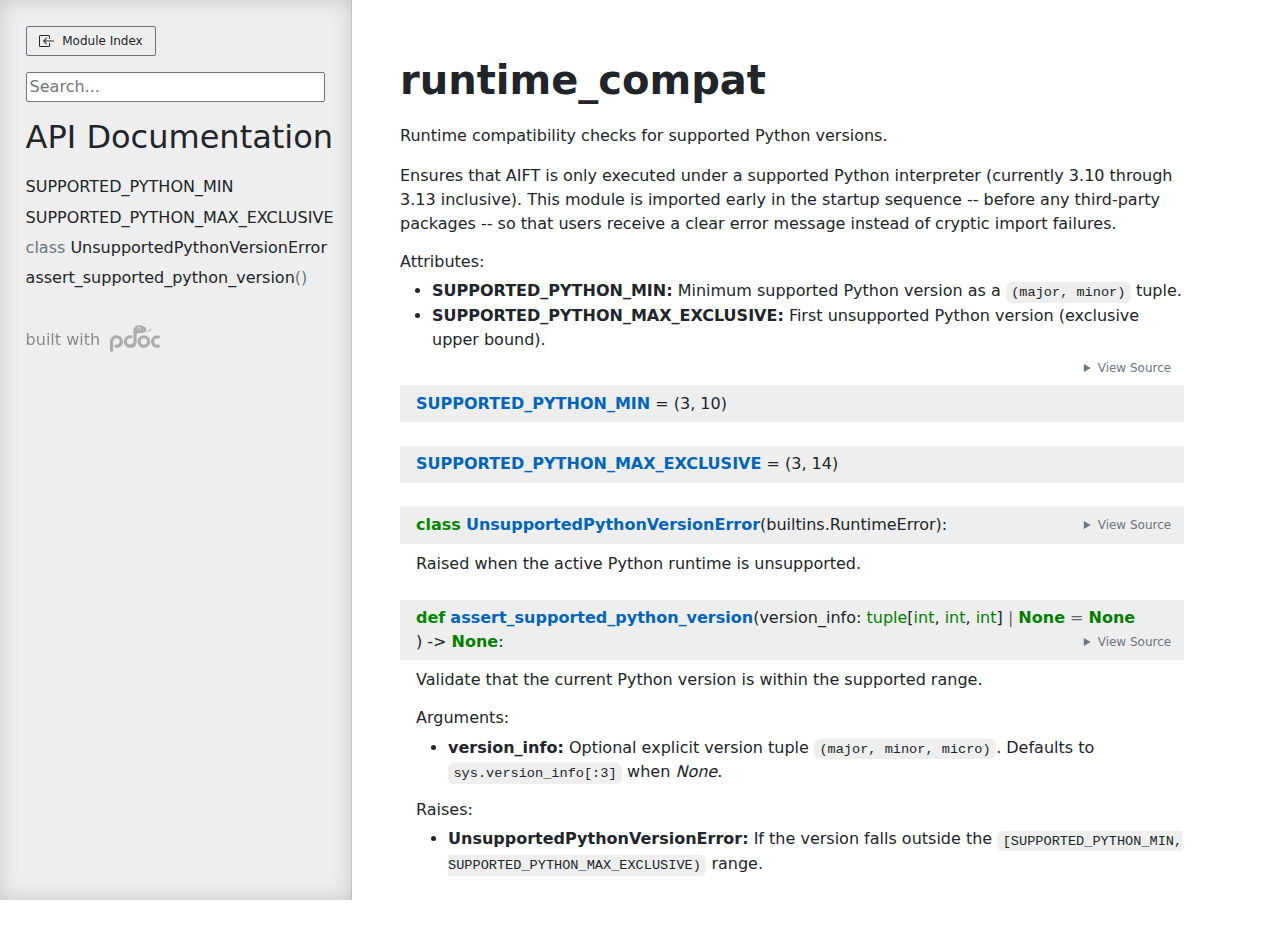
<file: docs/runtime_compat.html>
<!doctype html>
<html lang="en">
<head>
    <meta charset="utf-8">
    <meta name="viewport" content="width=device-width, initial-scale=1">
    <meta name="generator" content="pdoc 16.0.0"/>
    <title>runtime_compat API documentation</title>

    <style>/*! * Bootstrap Reboot v5.0.0 (https://getbootstrap.com/) * Copyright 2011-2021 The Bootstrap Authors * Copyright 2011-2021 Twitter, Inc. * Licensed under MIT (https://github.com/twbs/bootstrap/blob/main/LICENSE) * Forked from Normalize.css, licensed MIT (https://github.com/necolas/normalize.css/blob/master/LICENSE.md) */*,::after,::before{box-sizing:border-box}@media (prefers-reduced-motion:no-preference){:root{scroll-behavior:smooth}}body{margin:0;font-family:system-ui,-apple-system,"Segoe UI",Roboto,"Helvetica Neue",Arial,"Noto Sans","Liberation Sans",sans-serif,"Apple Color Emoji","Segoe UI Emoji","Segoe UI Symbol","Noto Color Emoji";font-size:1rem;font-weight:400;line-height:1.5;color:#212529;background-color:#fff;-webkit-text-size-adjust:100%;-webkit-tap-highlight-color:transparent}hr{margin:1rem 0;color:inherit;background-color:currentColor;border:0;opacity:.25}hr:not([size]){height:1px}h1,h2,h3,h4,h5,h6{margin-top:0;margin-bottom:.5rem;font-weight:500;line-height:1.2}h1{font-size:calc(1.375rem + 1.5vw)}@media (min-width:1200px){h1{font-size:2.5rem}}h2{font-size:calc(1.325rem + .9vw)}@media (min-width:1200px){h2{font-size:2rem}}h3{font-size:calc(1.3rem + .6vw)}@media (min-width:1200px){h3{font-size:1.75rem}}h4{font-size:calc(1.275rem + .3vw)}@media (min-width:1200px){h4{font-size:1.5rem}}h5{font-size:1.25rem}h6{font-size:1rem}p{margin-top:0;margin-bottom:1rem}abbr[data-bs-original-title],abbr[title]{-webkit-text-decoration:underline dotted;text-decoration:underline dotted;cursor:help;-webkit-text-decoration-skip-ink:none;text-decoration-skip-ink:none}address{margin-bottom:1rem;font-style:normal;line-height:inherit}ol,ul{padding-left:2rem}dl,ol,ul{margin-top:0;margin-bottom:1rem}ol ol,ol ul,ul ol,ul ul{margin-bottom:0}dt{font-weight:700}dd{margin-bottom:.5rem;margin-left:0}blockquote{margin:0 0 1rem}b,strong{font-weight:bolder}small{font-size:.875em}mark{padding:.2em;background-color:#fcf8e3}sub,sup{position:relative;font-size:.75em;line-height:0;vertical-align:baseline}sub{bottom:-.25em}sup{top:-.5em}a{color:#0d6efd;text-decoration:underline}a:hover{color:#0a58ca}a:not([href]):not([class]),a:not([href]):not([class]):hover{color:inherit;text-decoration:none}code,kbd,pre,samp{font-family:SFMono-Regular,Menlo,Monaco,Consolas,"Liberation Mono","Courier New",monospace;font-size:1em;direction:ltr;unicode-bidi:bidi-override}pre{display:block;margin-top:0;margin-bottom:1rem;overflow:auto;font-size:.875em}pre code{font-size:inherit;color:inherit;word-break:normal}code{font-size:.875em;color:#d63384;word-wrap:break-word}a>code{color:inherit}kbd{padding:.2rem .4rem;font-size:.875em;color:#fff;background-color:#212529;border-radius:.2rem}kbd kbd{padding:0;font-size:1em;font-weight:700}figure{margin:0 0 1rem}img,svg{vertical-align:middle}table{caption-side:bottom;border-collapse:collapse}caption{padding-top:.5rem;padding-bottom:.5rem;color:#6c757d;text-align:left}th{text-align:inherit;text-align:-webkit-match-parent}tbody,td,tfoot,th,thead,tr{border-color:inherit;border-style:solid;border-width:0}label{display:inline-block}button{border-radius:0}button:focus:not(:focus-visible){outline:0}button,input,optgroup,select,textarea{margin:0;font-family:inherit;font-size:inherit;line-height:inherit}button,select{text-transform:none}[role=button]{cursor:pointer}select{word-wrap:normal}select:disabled{opacity:1}[list]::-webkit-calendar-picker-indicator{display:none}[type=button],[type=reset],[type=submit],button{-webkit-appearance:button}[type=button]:not(:disabled),[type=reset]:not(:disabled),[type=submit]:not(:disabled),button:not(:disabled){cursor:pointer}::-moz-focus-inner{padding:0;border-style:none}textarea{resize:vertical}fieldset{min-width:0;padding:0;margin:0;border:0}legend{float:left;width:100%;padding:0;margin-bottom:.5rem;font-size:calc(1.275rem + .3vw);line-height:inherit}@media (min-width:1200px){legend{font-size:1.5rem}}legend+*{clear:left}::-webkit-datetime-edit-day-field,::-webkit-datetime-edit-fields-wrapper,::-webkit-datetime-edit-hour-field,::-webkit-datetime-edit-minute,::-webkit-datetime-edit-month-field,::-webkit-datetime-edit-text,::-webkit-datetime-edit-year-field{padding:0}::-webkit-inner-spin-button{height:auto}[type=search]{outline-offset:-2px;-webkit-appearance:textfield}::-webkit-search-decoration{-webkit-appearance:none}::-webkit-color-swatch-wrapper{padding:0}::file-selector-button{font:inherit}::-webkit-file-upload-button{font:inherit;-webkit-appearance:button}output{display:inline-block}iframe{border:0}summary{display:list-item;cursor:pointer}progress{vertical-align:baseline}[hidden]{display:none!important}</style>
    <style>/*! syntax-highlighting.css */pre{line-height:125%;}span.linenos{color:inherit; background-color:transparent; padding-left:5px; padding-right:20px;}.pdoc-code .hll{background-color:#ffffcc}.pdoc-code{background:#f8f8f8;}.pdoc-code .c{color:#3D7B7B; font-style:italic}.pdoc-code .err{border:1px solid #FF0000}.pdoc-code .k{color:#008000; font-weight:bold}.pdoc-code .o{color:#666666}.pdoc-code .ch{color:#3D7B7B; font-style:italic}.pdoc-code .cm{color:#3D7B7B; font-style:italic}.pdoc-code .cp{color:#9C6500}.pdoc-code .cpf{color:#3D7B7B; font-style:italic}.pdoc-code .c1{color:#3D7B7B; font-style:italic}.pdoc-code .cs{color:#3D7B7B; font-style:italic}.pdoc-code .gd{color:#A00000}.pdoc-code .ge{font-style:italic}.pdoc-code .gr{color:#E40000}.pdoc-code .gh{color:#000080; font-weight:bold}.pdoc-code .gi{color:#008400}.pdoc-code .go{color:#717171}.pdoc-code .gp{color:#000080; font-weight:bold}.pdoc-code .gs{font-weight:bold}.pdoc-code .gu{color:#800080; font-weight:bold}.pdoc-code .gt{color:#0044DD}.pdoc-code .kc{color:#008000; font-weight:bold}.pdoc-code .kd{color:#008000; font-weight:bold}.pdoc-code .kn{color:#008000; font-weight:bold}.pdoc-code .kp{color:#008000}.pdoc-code .kr{color:#008000; font-weight:bold}.pdoc-code .kt{color:#B00040}.pdoc-code .m{color:#666666}.pdoc-code .s{color:#BA2121}.pdoc-code .na{color:#687822}.pdoc-code .nb{color:#008000}.pdoc-code .nc{color:#0000FF; font-weight:bold}.pdoc-code .no{color:#880000}.pdoc-code .nd{color:#AA22FF}.pdoc-code .ni{color:#717171; font-weight:bold}.pdoc-code .ne{color:#CB3F38; font-weight:bold}.pdoc-code .nf{color:#0000FF}.pdoc-code .nl{color:#767600}.pdoc-code .nn{color:#0000FF; font-weight:bold}.pdoc-code .nt{color:#008000; font-weight:bold}.pdoc-code .nv{color:#19177C}.pdoc-code .ow{color:#AA22FF; font-weight:bold}.pdoc-code .w{color:#bbbbbb}.pdoc-code .mb{color:#666666}.pdoc-code .mf{color:#666666}.pdoc-code .mh{color:#666666}.pdoc-code .mi{color:#666666}.pdoc-code .mo{color:#666666}.pdoc-code .sa{color:#BA2121}.pdoc-code .sb{color:#BA2121}.pdoc-code .sc{color:#BA2121}.pdoc-code .dl{color:#BA2121}.pdoc-code .sd{color:#BA2121; font-style:italic}.pdoc-code .s2{color:#BA2121}.pdoc-code .se{color:#AA5D1F; font-weight:bold}.pdoc-code .sh{color:#BA2121}.pdoc-code .si{color:#A45A77; font-weight:bold}.pdoc-code .sx{color:#008000}.pdoc-code .sr{color:#A45A77}.pdoc-code .s1{color:#BA2121}.pdoc-code .ss{color:#19177C}.pdoc-code .bp{color:#008000}.pdoc-code .fm{color:#0000FF}.pdoc-code .vc{color:#19177C}.pdoc-code .vg{color:#19177C}.pdoc-code .vi{color:#19177C}.pdoc-code .vm{color:#19177C}.pdoc-code .il{color:#666666}</style>
    <style>/*! theme.css */:root{--pdoc-background:#fff;}.pdoc{--text:#212529;--muted:#6c757d;--link:#3660a5;--link-hover:#1659c5;--code:#f8f8f8;--active:#fff598;--accent:#eee;--accent2:#c1c1c1;--nav-hover:rgba(255, 255, 255, 0.5);--name:#0066BB;--def:#008800;--annotation:#007020;}</style>
    <style>/*! layout.css */html, body{width:100%;height:100%;}html, main{scroll-behavior:smooth;}body{background-color:var(--pdoc-background);}@media (max-width:769px){#navtoggle{cursor:pointer;position:absolute;width:50px;height:40px;top:1rem;right:1rem;border-color:var(--text);color:var(--text);display:flex;opacity:0.8;z-index:999;}#navtoggle:hover{opacity:1;}#togglestate + div{display:none;}#togglestate:checked + div{display:inherit;}main, header{padding:2rem 3vw;}header + main{margin-top:-3rem;}.git-button{display:none !important;}nav input[type="search"]{max-width:77%;}nav input[type="search"]:first-child{margin-top:-6px;}nav input[type="search"]:valid ~ *{display:none !important;}}@media (min-width:770px){:root{--sidebar-width:clamp(12.5rem, 28vw, 22rem);}nav{position:fixed;overflow:auto;height:100vh;width:var(--sidebar-width);}main, header{padding:3rem 2rem 3rem calc(var(--sidebar-width) + 3rem);width:calc(54rem + var(--sidebar-width));max-width:100%;}header + main{margin-top:-4rem;}#navtoggle{display:none;}}#togglestate{position:absolute;height:0;opacity:0;}nav.pdoc{--pad:clamp(0.5rem, 2vw, 1.75rem);--indent:1.5rem;background-color:var(--accent);border-right:1px solid var(--accent2);box-shadow:0 0 20px rgba(50, 50, 50, .2) inset;padding:0 0 0 var(--pad);overflow-wrap:anywhere;scrollbar-width:thin; scrollbar-color:var(--accent2) transparent; z-index:1}nav.pdoc::-webkit-scrollbar{width:.4rem; }nav.pdoc::-webkit-scrollbar-thumb{background-color:var(--accent2); }nav.pdoc > div{padding:var(--pad) 0;}nav.pdoc .module-list-button{display:inline-flex;align-items:center;color:var(--text);border-color:var(--muted);margin-bottom:1rem;}nav.pdoc .module-list-button:hover{border-color:var(--text);}nav.pdoc input[type=search]{display:block;outline-offset:0;width:calc(100% - var(--pad));}nav.pdoc .logo{max-width:calc(100% - var(--pad));max-height:35vh;display:block;margin:0 auto 1rem;transform:translate(calc(-.5 * var(--pad)), 0);}nav.pdoc ul{list-style:none;padding-left:0;}nav.pdoc > div > ul{margin-left:calc(0px - var(--pad));}nav.pdoc li a{padding:.2rem 0 .2rem calc(var(--pad) + var(--indent));}nav.pdoc > div > ul > li > a{padding-left:var(--pad);}nav.pdoc li{transition:all 100ms;}nav.pdoc li:hover{background-color:var(--nav-hover);}nav.pdoc a, nav.pdoc a:hover{color:var(--text);}nav.pdoc a{display:block;}nav.pdoc > h2:first-of-type{margin-top:1.5rem;}nav.pdoc .class:before{content:"class ";color:var(--muted);}nav.pdoc .function:after{content:"()";color:var(--muted);}nav.pdoc footer:before{content:"";display:block;width:calc(100% - var(--pad));border-top:solid var(--accent2) 1px;margin-top:1.5rem;padding-top:.5rem;}nav.pdoc footer{font-size:small;}</style>
    <style>/*! content.css */.pdoc{color:var(--text);box-sizing:border-box;line-height:1.5;background:none;}.pdoc .pdoc-button{cursor:pointer;display:inline-block;border:solid black 1px;border-radius:2px;font-size:.75rem;padding:calc(0.5em - 1px) 1em;transition:100ms all;}.pdoc .alert{padding:1rem 1rem 1rem calc(1.5rem + 24px);border:1px solid transparent;border-radius:.25rem;background-repeat:no-repeat;background-position:.75rem center;margin-bottom:1rem;}.pdoc .alert > em{display:none;}.pdoc .alert > *:last-child{margin-bottom:0;}.pdoc .alert.note{color:#084298;background-color:#cfe2ff;border-color:#b6d4fe;background-image:url("data:image/svg+xml,%3Csvg%20xmlns%3D%22http%3A//www.w3.org/2000/svg%22%20width%3D%2224%22%20height%3D%2224%22%20fill%3D%22%23084298%22%20viewBox%3D%220%200%2016%2016%22%3E%3Cpath%20d%3D%22M8%2016A8%208%200%201%200%208%200a8%208%200%200%200%200%2016zm.93-9.412-1%204.705c-.07.34.029.533.304.533.194%200%20.487-.07.686-.246l-.088.416c-.287.346-.92.598-1.465.598-.703%200-1.002-.422-.808-1.319l.738-3.468c.064-.293.006-.399-.287-.47l-.451-.081.082-.381%202.29-.287zM8%205.5a1%201%200%201%201%200-2%201%201%200%200%201%200%202z%22/%3E%3C/svg%3E");}.pdoc .alert.tip{color:#0a3622;background-color:#d1e7dd;border-color:#a3cfbb;background-image:url("data:image/svg+xml,%3Csvg%20xmlns%3D%22http%3A//www.w3.org/2000/svg%22%20width%3D%2224%22%20height%3D%2224%22%20fill%3D%22%230a3622%22%20viewBox%3D%220%200%2016%2016%22%3E%3Cpath%20d%3D%22M2%206a6%206%200%201%201%2010.174%204.31c-.203.196-.359.4-.453.619l-.762%201.769A.5.5%200%200%201%2010.5%2013a.5.5%200%200%201%200%201%20.5.5%200%200%201%200%201l-.224.447a1%201%200%200%201-.894.553H6.618a1%201%200%200%201-.894-.553L5.5%2015a.5.5%200%200%201%200-1%20.5.5%200%200%201%200-1%20.5.5%200%200%201-.46-.302l-.761-1.77a2%202%200%200%200-.453-.618A5.98%205.98%200%200%201%202%206m6-5a5%205%200%200%200-3.479%208.592c.263.254.514.564.676.941L5.83%2012h4.342l.632-1.467c.162-.377.413-.687.676-.941A5%205%200%200%200%208%201%22/%3E%3C/svg%3E");}.pdoc .alert.important{color:#055160;background-color:#cff4fc;border-color:#9eeaf9;background-image:url("data:image/svg+xml,%3Csvg%20xmlns%3D%22http%3A//www.w3.org/2000/svg%22%20width%3D%2224%22%20height%3D%2224%22%20fill%3D%22%23055160%22%20viewBox%3D%220%200%2016%2016%22%3E%3Cpath%20d%3D%22M2%200a2%202%200%200%200-2%202v12a2%202%200%200%200%202%202h12a2%202%200%200%200%202-2V2a2%202%200%200%200-2-2zm6%204c.535%200%20.954.462.9.995l-.35%203.507a.552.552%200%200%201-1.1%200L7.1%204.995A.905.905%200%200%201%208%204m.002%206a1%201%200%201%201%200%202%201%201%200%200%201%200-2%22/%3E%3C/svg%3E");}.pdoc .alert.warning{color:#664d03;background-color:#fff3cd;border-color:#ffecb5;background-image:url("data:image/svg+xml,%3Csvg%20xmlns%3D%22http%3A//www.w3.org/2000/svg%22%20width%3D%2224%22%20height%3D%2224%22%20fill%3D%22%23664d03%22%20viewBox%3D%220%200%2016%2016%22%3E%3Cpath%20d%3D%22M8.982%201.566a1.13%201.13%200%200%200-1.96%200L.165%2013.233c-.457.778.091%201.767.98%201.767h13.713c.889%200%201.438-.99.98-1.767L8.982%201.566zM8%205c.535%200%20.954.462.9.995l-.35%203.507a.552.552%200%200%201-1.1%200L7.1%205.995A.905.905%200%200%201%208%205zm.002%206a1%201%200%201%201%200%202%201%201%200%200%201%200-2z%22/%3E%3C/svg%3E");}.pdoc .alert.caution{color:#842029;background-color:#f8d7da;border-color:#f5c2c7;background-image:url("data:image/svg+xml,%3Csvg%20xmlns%3D%22http%3A//www.w3.org/2000/svg%22%20width%3D%2224%22%20height%3D%2224%22%20fill%3D%22%23842029%22%20viewBox%3D%220%200%2016%2016%22%3E%3Cpath%20d%3D%22M11.46.146A.5.5%200%200%200%2011.107%200H4.893a.5.5%200%200%200-.353.146L.146%204.54A.5.5%200%200%200%200%204.893v6.214a.5.5%200%200%200%20.146.353l4.394%204.394a.5.5%200%200%200%20.353.146h6.214a.5.5%200%200%200%20.353-.146l4.394-4.394a.5.5%200%200%200%20.146-.353V4.893a.5.5%200%200%200-.146-.353zM8%204c.535%200%20.954.462.9.995l-.35%203.507a.552.552%200%200%201-1.1%200L7.1%204.995A.905.905%200%200%201%208%204m.002%206a1%201%200%201%201%200%202%201%201%200%200%201%200-2%22/%3E%3C/svg%3E");}.pdoc .alert.danger{color:#842029;background-color:#f8d7da;border-color:#f5c2c7;background-image:url("data:image/svg+xml,%3Csvg%20xmlns%3D%22http%3A//www.w3.org/2000/svg%22%20width%3D%2224%22%20height%3D%2224%22%20fill%3D%22%23842029%22%20viewBox%3D%220%200%2016%2016%22%3E%3Cpath%20d%3D%22M5.52.359A.5.5%200%200%201%206%200h4a.5.5%200%200%201%20.474.658L8.694%206H12.5a.5.5%200%200%201%20.395.807l-7%209a.5.5%200%200%201-.873-.454L6.823%209.5H3.5a.5.5%200%200%201-.48-.641l2.5-8.5z%22/%3E%3C/svg%3E");}.pdoc .visually-hidden{position:absolute !important;width:1px !important;height:1px !important;padding:0 !important;margin:-1px !important;overflow:hidden !important;clip:rect(0, 0, 0, 0) !important;white-space:nowrap !important;border:0 !important;}.pdoc h1, .pdoc h2, .pdoc h3{font-weight:300;margin:.3em 0;padding:.2em 0;}.pdoc > section:not(.module-info) h1{font-size:1.5rem;font-weight:500;}.pdoc > section:not(.module-info) h2{font-size:1.4rem;font-weight:500;}.pdoc > section:not(.module-info) h3{font-size:1.3rem;font-weight:500;}.pdoc > section:not(.module-info) h4{font-size:1.2rem;}.pdoc > section:not(.module-info) h5{font-size:1.1rem;}.pdoc a{text-decoration:none;color:var(--link);}.pdoc a:hover{color:var(--link-hover);}.pdoc blockquote{margin-left:2rem;}.pdoc pre{border-top:1px solid var(--accent2);border-bottom:1px solid var(--accent2);margin-top:0;margin-bottom:1em;padding:.5rem 0 .5rem .5rem;overflow-x:auto;background-color:var(--code);}.pdoc code{color:var(--text);padding:.2em .4em;margin:0;font-size:85%;background-color:var(--accent);border-radius:6px;}.pdoc a > code{color:inherit;}.pdoc pre > code{display:inline-block;font-size:inherit;background:none;border:none;padding:0;}.pdoc > section:not(.module-info){margin-bottom:1.5rem;}.pdoc .modulename{margin-top:0;font-weight:bold;}.pdoc .modulename a{color:var(--link);transition:100ms all;}.pdoc .git-button{float:right;border:solid var(--link) 1px;}.pdoc .git-button:hover{background-color:var(--link);color:var(--pdoc-background);}.view-source-toggle-state,.view-source-toggle-state ~ .pdoc-code{display:none;}.view-source-toggle-state:checked ~ .pdoc-code{display:block;}.view-source-button{display:inline-block;float:right;font-size:.75rem;line-height:1.5rem;color:var(--muted);padding:0 .4rem 0 1.3rem;cursor:pointer;text-indent:-2px;}.view-source-button > span{visibility:hidden;}.module-info .view-source-button{float:none;display:flex;justify-content:flex-end;margin:-1.2rem .4rem -.2rem 0;}.view-source-button::before{position:absolute;content:"View Source";display:list-item;list-style-type:disclosure-closed;}.view-source-toggle-state:checked ~ .attr .view-source-button::before,.view-source-toggle-state:checked ~ .view-source-button::before{list-style-type:disclosure-open;}.pdoc .docstring{margin-bottom:1.5rem;}.pdoc section:not(.module-info) .docstring{margin-left:clamp(0rem, 5vw - 2rem, 1rem);}.pdoc .docstring .pdoc-code{margin-left:1em;margin-right:1em;}.pdoc h1:target,.pdoc h2:target,.pdoc h3:target,.pdoc h4:target,.pdoc h5:target,.pdoc h6:target,.pdoc .pdoc-code > pre > span:target{background-color:var(--active);box-shadow:-1rem 0 0 0 var(--active);}.pdoc .pdoc-code > pre > span:target{display:block;}.pdoc div:target > .attr,.pdoc section:target > .attr,.pdoc dd:target > a{background-color:var(--active);}.pdoc *{scroll-margin:2rem;}.pdoc .pdoc-code .linenos{user-select:none;}.pdoc .attr:hover{filter:contrast(0.95);}.pdoc section, .pdoc .classattr{position:relative;}.pdoc .headerlink{--width:clamp(1rem, 3vw, 2rem);position:absolute;top:0;left:calc(0rem - var(--width));transition:all 100ms ease-in-out;opacity:0;}.pdoc .headerlink::before{content:"#";display:block;text-align:center;width:var(--width);height:2.3rem;line-height:2.3rem;font-size:1.5rem;}.pdoc .attr:hover ~ .headerlink,.pdoc *:target > .headerlink,.pdoc .headerlink:hover{opacity:1;}.pdoc .attr{display:block;margin:.5rem 0 .5rem;padding:.4rem .4rem .4rem 1rem;background-color:var(--accent);overflow-x:auto;}.pdoc .classattr{margin-left:2rem;}.pdoc .decorator-deprecated{color:#842029;}.pdoc .decorator-deprecated ~ span{filter:grayscale(1) opacity(0.8);}.pdoc .name{color:var(--name);font-weight:bold;}.pdoc .def{color:var(--def);font-weight:bold;}.pdoc .signature{background-color:transparent;}.pdoc .param, .pdoc .return-annotation{white-space:pre;}.pdoc .signature.multiline .param{display:block;}.pdoc .signature.condensed .param{display:inline-block;}.pdoc .annotation{color:var(--annotation);}.pdoc .view-value-toggle-state,.pdoc .view-value-toggle-state ~ .default_value{display:none;}.pdoc .view-value-toggle-state:checked ~ .default_value{display:inherit;}.pdoc .view-value-button{font-size:.5rem;vertical-align:middle;border-style:dashed;margin-top:-0.1rem;}.pdoc .view-value-button:hover{background:white;}.pdoc .view-value-button::before{content:"show";text-align:center;width:2.2em;display:inline-block;}.pdoc .view-value-toggle-state:checked ~ .view-value-button::before{content:"hide";}.pdoc .inherited{margin-left:2rem;}.pdoc .inherited dt{font-weight:700;}.pdoc .inherited dt, .pdoc .inherited dd{display:inline;margin-left:0;margin-bottom:.5rem;}.pdoc .inherited dd:not(:last-child):after{content:", ";}.pdoc .inherited .class:before{content:"class ";}.pdoc .inherited .function a:after{content:"()";}.pdoc .search-result .docstring{overflow:auto;max-height:25vh;}.pdoc .search-result.focused > .attr{background-color:var(--active);}.pdoc .attribution{margin-top:2rem;display:block;opacity:0.5;transition:all 200ms;filter:grayscale(100%);}.pdoc .attribution:hover{opacity:1;filter:grayscale(0%);}.pdoc .attribution img{margin-left:5px;height:27px;vertical-align:bottom;width:50px;transition:all 200ms;}.pdoc table{display:block;width:max-content;max-width:100%;overflow:auto;margin-bottom:1rem;}.pdoc table th{font-weight:600;}.pdoc table th, .pdoc table td{padding:6px 13px;border:1px solid var(--accent2);}</style>
    <style>/*! custom.css */</style></head>
<body>
    <nav class="pdoc">
        <label id="navtoggle" for="togglestate" class="pdoc-button"><svg xmlns='http://www.w3.org/2000/svg' viewBox='0 0 30 30'><path stroke-linecap='round' stroke="currentColor" stroke-miterlimit='10' stroke-width='2' d='M4 7h22M4 15h22M4 23h22'/></svg></label>
        <input id="togglestate" type="checkbox" aria-hidden="true" tabindex="-1">
        <div>            <a class="pdoc-button module-list-button" href="index.html">
<svg xmlns="http://www.w3.org/2000/svg" width="16" height="16" fill="currentColor" class="bi bi-box-arrow-in-left" viewBox="0 0 16 16">
  <path fill-rule="evenodd" d="M10 3.5a.5.5 0 0 0-.5-.5h-8a.5.5 0 0 0-.5.5v9a.5.5 0 0 0 .5.5h8a.5.5 0 0 0 .5-.5v-2a.5.5 0 0 1 1 0v2A1.5 1.5 0 0 1 9.5 14h-8A1.5 1.5 0 0 1 0 12.5v-9A1.5 1.5 0 0 1 1.5 2h8A1.5 1.5 0 0 1 11 3.5v2a.5.5 0 0 1-1 0v-2z"/>
  <path fill-rule="evenodd" d="M4.146 8.354a.5.5 0 0 1 0-.708l3-3a.5.5 0 1 1 .708.708L5.707 7.5H14.5a.5.5 0 0 1 0 1H5.707l2.147 2.146a.5.5 0 0 1-.708.708l-3-3z"/>
</svg>                &nbsp;
                Module Index
            </a>


            <input type="search" placeholder="Search..." role="searchbox" aria-label="search"
                   pattern=".+" required>



            <h2>API Documentation</h2>
                <ul class="memberlist">
            <li>
                    <a class="variable" href="#SUPPORTED_PYTHON_MIN">SUPPORTED_PYTHON_MIN</a>
            </li>
            <li>
                    <a class="variable" href="#SUPPORTED_PYTHON_MAX_EXCLUSIVE">SUPPORTED_PYTHON_MAX_EXCLUSIVE</a>
            </li>
            <li>
                    <a class="class" href="#UnsupportedPythonVersionError">UnsupportedPythonVersionError</a>
                            <ul class="memberlist">
                </ul>

            </li>
            <li>
                    <a class="function" href="#assert_supported_python_version">assert_supported_python_version</a>
            </li>
    </ul>



        <a class="attribution" title="pdoc: Python API documentation generator" href="https://pdoc.dev" target="_blank">
            built with <span class="visually-hidden">pdoc</span><img
                alt="pdoc logo"
                src="data:image/svg+xml,%3Csvg%20xmlns%3D%22http%3A//www.w3.org/2000/svg%22%20role%3D%22img%22%20aria-label%3D%22pdoc%20logo%22%20width%3D%22300%22%20height%3D%22160%22%20viewBox%3D%220%200%20150%2080%22%3E%3Ctitle%3Epdoc%3C/title%3E%3Cpath%20d%3D%22M132.316%2048.886c.276-4.679%202.342-6.698%204.409-7.982s4.27-1.165%206.751-1.055c1.586.07%203.044.156%204.222-.482%201.142-.619%202.026-1.932%202.162-3.739.268-3.576-1.929-5.368-5.006-5.551s-7.599.524-10.517%201.606c-4.455%201.652-8.588%206.606-9.552%208.992s-2.342%206.193-1.745%2010.873%202.664%209.221%205.878%2011.79%205.878%203.808%2010.103%204.312%203.444.229%206.062.229%205.006-2.202%204.914-4.909-2.296-5.001-4.501-4.863-3.077.505-5.281.229-7.715-2.064-7.899-9.451z%22%20fill%3D%22%23198754%22/%3E%3Ccircle%20cx%3D%22101.504%22%20cy%3D%2248.943%22%20r%3D%2214.208%22%20fill%3D%22none%22%20stroke%3D%22%23198754%22%20stroke-width%3D%229.354%22/%3E%3Cpath%20d%3D%22M87.81.002c-3.637.065-5.001.454-7.014%201.232s-3.443%201.363-6.3%204.282c-1.723%201.76-3.148%205.019-3.776%207.329-.413%201.521-.316%202.63-.316%202.63l-.195%2034.612c.065%205.774-6.755%208.305-9.612%208.37s-9.678-1.038-9.743-9.408%207.128-9.521%208.362-9.521c1.413-.13%202.526-.021%203.718-.016%202.071.009%204.157-.778%204.092-4.671s-4.157-4.736-4.157-4.736c-6.3-.843-11.43%202.206-11.43%202.206S40.917%2038.15%2041.372%2049.634%2051.568%2068.19%2061.311%2068.125s18.316-7.007%2018.445-17.193l.13-22.772c.046-2.291%202.683-3.644%204.476-4.203.745-.232%201.694-.274%201.694-.274l10.457-.13s4.871-.324%207.729-3.114%204.352-6.294%204.352-6.294.974-3.049.13-4.606-.195-1.233-2.792-3.309-8.573-4.477-8.573-4.477S91.447-.063%2087.81.002zM0%2047.169l.065%2028.417S0%2080.127%204.481%2079.997s5.072-3.866%205.049-4.152l-.113-28.482s1.624-7.656%209.937-7.721%2010.002%206.942%2010.002%208.499-.909%2010.51-9.093%2010.51c-.948%200-2.99-.567-4.145-.272-3.919%201-3.194%204.554-3.194%204.554s.065%205.061%207.404%204.996%2018.575-6.034%2018.575-19.074S26.953%2030.04%2019.549%2029.91%201.234%2035.296%200%2047.169z%22%20fill%3D%22%23198754%22/%3E%3Cg%20transform%3D%22matrix%28.325601%200%200%20.325256%20-10.32669%20-45.802786%29%22%3E%3Ccircle%20cx%3D%22297.554%22%20cy%3D%22172.286%22%20r%3D%2216.5%22%20fill%3D%22%23fff%22/%3E%3Cellipse%20cx%3D%22297.709%22%20cy%3D%22172.642%22%20rx%3D%2211.071%22%20ry%3D%2210.871%22%20fill%3D%22%23105a48%22/%3E%3Ccircle%20cx%3D%22304.104%22%20cy%3D%22167.667%22%20r%3D%224.5%22%20fill%3D%22%23fff%22/%3E%3C/g%3E%3Cpath%20d%3D%22M94.661%2017.032l.893-1.476s.99.714%201.916.925%201.575.114%202.955.114l14.565-.162c1.283-.032%203.085-.762%203.02-3.293s-.373-3.503-.373-3.503l1.283-.487s.52.503.877%201.573.309%201.995.292%202.66-.227%201.541-.227%201.541%201.564-.308%202.359-1.038.823-.779%201.489-1.508.812-.86.812-.86.552-.13.877.26.341.957.065%201.46-1.672%202.206-3.247%203.066-2.76%201.427-3.929%201.768-3.848.73-7.063.714l-10.944-.114s-2.143-.081-3.02-.373-2.241-.973-2.598-1.265z%22%20fill%3D%22%23d36d49%22/%3E%3Cg%20fill%3D%22%23105a48%22%3E%3Cellipse%20cx%3D%2293.052%22%20cy%3D%2243.567%22%20rx%3D%22.869%22%20ry%3D%221.014%22%20transform%3D%22rotate%28341.022%29%22/%3E%3Cellipse%20cx%3D%22104.3%22%20cy%3D%22-16.184%22%20rx%3D%22.865%22%20ry%3D%221.009%22%20transform%3D%22rotate%2814.786%29%22/%3E%3C/g%3E%3C/svg%3E"/>
        </a>
</div>
    </nav>
    <main class="pdoc">
            <section class="module-info">
                    <h1 class="modulename">
runtime_compat    </h1>

                        <div class="docstring"><p>Runtime compatibility checks for supported Python versions.</p>

<p>Ensures that AIFT is only executed under a supported Python interpreter
(currently 3.10 through 3.13 inclusive). This module is imported early in
the startup sequence -- before any third-party packages -- so that users
receive a clear error message instead of cryptic import failures.</p>

<h6 id="attributes">Attributes:</h6>

<ul>
<li><strong>SUPPORTED_PYTHON_MIN:</strong>  Minimum supported Python version as a <code>(major, minor)</code> tuple.</li>
<li><strong>SUPPORTED_PYTHON_MAX_EXCLUSIVE:</strong>  First unsupported Python version (exclusive upper bound).</li>
</ul>
</div>

                        <input id="mod-runtime_compat-view-source" class="view-source-toggle-state" type="checkbox" aria-hidden="true" tabindex="-1">

                        <label class="view-source-button" for="mod-runtime_compat-view-source"><span>View Source</span></label>

                        <div class="pdoc-code codehilite"><pre><span></span><span id="L-1"><a href="#L-1"><span class="linenos"> 1</span></a><span class="sd">&quot;&quot;&quot;Runtime compatibility checks for supported Python versions.</span>
</span><span id="L-2"><a href="#L-2"><span class="linenos"> 2</span></a>
</span><span id="L-3"><a href="#L-3"><span class="linenos"> 3</span></a><span class="sd">Ensures that AIFT is only executed under a supported Python interpreter</span>
</span><span id="L-4"><a href="#L-4"><span class="linenos"> 4</span></a><span class="sd">(currently 3.10 through 3.13 inclusive). This module is imported early in</span>
</span><span id="L-5"><a href="#L-5"><span class="linenos"> 5</span></a><span class="sd">the startup sequence -- before any third-party packages -- so that users</span>
</span><span id="L-6"><a href="#L-6"><span class="linenos"> 6</span></a><span class="sd">receive a clear error message instead of cryptic import failures.</span>
</span><span id="L-7"><a href="#L-7"><span class="linenos"> 7</span></a>
</span><span id="L-8"><a href="#L-8"><span class="linenos"> 8</span></a><span class="sd">Attributes:</span>
</span><span id="L-9"><a href="#L-9"><span class="linenos"> 9</span></a><span class="sd">    SUPPORTED_PYTHON_MIN: Minimum supported Python version as a ``(major, minor)`` tuple.</span>
</span><span id="L-10"><a href="#L-10"><span class="linenos">10</span></a><span class="sd">    SUPPORTED_PYTHON_MAX_EXCLUSIVE: First unsupported Python version (exclusive upper bound).</span>
</span><span id="L-11"><a href="#L-11"><span class="linenos">11</span></a><span class="sd">&quot;&quot;&quot;</span>
</span><span id="L-12"><a href="#L-12"><span class="linenos">12</span></a>
</span><span id="L-13"><a href="#L-13"><span class="linenos">13</span></a><span class="kn">from</span><span class="w"> </span><span class="nn">__future__</span><span class="w"> </span><span class="kn">import</span> <span class="n">annotations</span>
</span><span id="L-14"><a href="#L-14"><span class="linenos">14</span></a>
</span><span id="L-15"><a href="#L-15"><span class="linenos">15</span></a><span class="kn">import</span><span class="w"> </span><span class="nn">sys</span>
</span><span id="L-16"><a href="#L-16"><span class="linenos">16</span></a>
</span><span id="L-17"><a href="#L-17"><span class="linenos">17</span></a><span class="n">SUPPORTED_PYTHON_MIN</span> <span class="o">=</span> <span class="p">(</span><span class="mi">3</span><span class="p">,</span> <span class="mi">10</span><span class="p">)</span>
</span><span id="L-18"><a href="#L-18"><span class="linenos">18</span></a><span class="n">SUPPORTED_PYTHON_MAX_EXCLUSIVE</span> <span class="o">=</span> <span class="p">(</span><span class="mi">3</span><span class="p">,</span> <span class="mi">14</span><span class="p">)</span>
</span><span id="L-19"><a href="#L-19"><span class="linenos">19</span></a>
</span><span id="L-20"><a href="#L-20"><span class="linenos">20</span></a>
</span><span id="L-21"><a href="#L-21"><span class="linenos">21</span></a><span class="k">class</span><span class="w"> </span><span class="nc">UnsupportedPythonVersionError</span><span class="p">(</span><span class="ne">RuntimeError</span><span class="p">):</span>
</span><span id="L-22"><a href="#L-22"><span class="linenos">22</span></a><span class="w">    </span><span class="sd">&quot;&quot;&quot;Raised when the active Python runtime is unsupported.&quot;&quot;&quot;</span>
</span><span id="L-23"><a href="#L-23"><span class="linenos">23</span></a>
</span><span id="L-24"><a href="#L-24"><span class="linenos">24</span></a>
</span><span id="L-25"><a href="#L-25"><span class="linenos">25</span></a><span class="k">def</span><span class="w"> </span><span class="nf">_format_version</span><span class="p">(</span><span class="n">version_info</span><span class="p">:</span> <span class="nb">tuple</span><span class="p">[</span><span class="nb">int</span><span class="p">,</span> <span class="nb">int</span><span class="p">,</span> <span class="nb">int</span><span class="p">])</span> <span class="o">-&gt;</span> <span class="nb">str</span><span class="p">:</span>
</span><span id="L-26"><a href="#L-26"><span class="linenos">26</span></a><span class="w">    </span><span class="sd">&quot;&quot;&quot;Format a version tuple as a dotted string (e.g. ``3.10.12``).&quot;&quot;&quot;</span>
</span><span id="L-27"><a href="#L-27"><span class="linenos">27</span></a>    <span class="k">return</span> <span class="sa">f</span><span class="s2">&quot;</span><span class="si">{</span><span class="n">version_info</span><span class="p">[</span><span class="mi">0</span><span class="p">]</span><span class="si">}</span><span class="s2">.</span><span class="si">{</span><span class="n">version_info</span><span class="p">[</span><span class="mi">1</span><span class="p">]</span><span class="si">}</span><span class="s2">.</span><span class="si">{</span><span class="n">version_info</span><span class="p">[</span><span class="mi">2</span><span class="p">]</span><span class="si">}</span><span class="s2">&quot;</span>
</span><span id="L-28"><a href="#L-28"><span class="linenos">28</span></a>
</span><span id="L-29"><a href="#L-29"><span class="linenos">29</span></a>
</span><span id="L-30"><a href="#L-30"><span class="linenos">30</span></a><span class="k">def</span><span class="w"> </span><span class="nf">_supported_range_label</span><span class="p">()</span> <span class="o">-&gt;</span> <span class="nb">str</span><span class="p">:</span>
</span><span id="L-31"><a href="#L-31"><span class="linenos">31</span></a><span class="w">    </span><span class="sd">&quot;&quot;&quot;Return a human-readable label for the supported version range (e.g. ``3.10-3.13``).&quot;&quot;&quot;</span>
</span><span id="L-32"><a href="#L-32"><span class="linenos">32</span></a>    <span class="n">max_minor</span> <span class="o">=</span> <span class="n">SUPPORTED_PYTHON_MAX_EXCLUSIVE</span><span class="p">[</span><span class="mi">1</span><span class="p">]</span> <span class="o">-</span> <span class="mi">1</span>
</span><span id="L-33"><a href="#L-33"><span class="linenos">33</span></a>    <span class="k">return</span> <span class="sa">f</span><span class="s2">&quot;</span><span class="si">{</span><span class="n">SUPPORTED_PYTHON_MIN</span><span class="p">[</span><span class="mi">0</span><span class="p">]</span><span class="si">}</span><span class="s2">.</span><span class="si">{</span><span class="n">SUPPORTED_PYTHON_MIN</span><span class="p">[</span><span class="mi">1</span><span class="p">]</span><span class="si">}</span><span class="s2">-</span><span class="si">{</span><span class="n">SUPPORTED_PYTHON_MAX_EXCLUSIVE</span><span class="p">[</span><span class="mi">0</span><span class="p">]</span><span class="si">}</span><span class="s2">.</span><span class="si">{</span><span class="n">max_minor</span><span class="si">}</span><span class="s2">&quot;</span>
</span><span id="L-34"><a href="#L-34"><span class="linenos">34</span></a>
</span><span id="L-35"><a href="#L-35"><span class="linenos">35</span></a>
</span><span id="L-36"><a href="#L-36"><span class="linenos">36</span></a><span class="k">def</span><span class="w"> </span><span class="nf">assert_supported_python_version</span><span class="p">(</span><span class="n">version_info</span><span class="p">:</span> <span class="nb">tuple</span><span class="p">[</span><span class="nb">int</span><span class="p">,</span> <span class="nb">int</span><span class="p">,</span> <span class="nb">int</span><span class="p">]</span> <span class="o">|</span> <span class="kc">None</span> <span class="o">=</span> <span class="kc">None</span><span class="p">)</span> <span class="o">-&gt;</span> <span class="kc">None</span><span class="p">:</span>
</span><span id="L-37"><a href="#L-37"><span class="linenos">37</span></a><span class="w">    </span><span class="sd">&quot;&quot;&quot;Validate that the current Python version is within the supported range.</span>
</span><span id="L-38"><a href="#L-38"><span class="linenos">38</span></a>
</span><span id="L-39"><a href="#L-39"><span class="linenos">39</span></a><span class="sd">    Args:</span>
</span><span id="L-40"><a href="#L-40"><span class="linenos">40</span></a><span class="sd">        version_info: Optional explicit version tuple ``(major, minor, micro)``.</span>
</span><span id="L-41"><a href="#L-41"><span class="linenos">41</span></a><span class="sd">            Defaults to ``sys.version_info[:3]`` when *None*.</span>
</span><span id="L-42"><a href="#L-42"><span class="linenos">42</span></a>
</span><span id="L-43"><a href="#L-43"><span class="linenos">43</span></a><span class="sd">    Raises:</span>
</span><span id="L-44"><a href="#L-44"><span class="linenos">44</span></a><span class="sd">        UnsupportedPythonVersionError: If the version falls outside the</span>
</span><span id="L-45"><a href="#L-45"><span class="linenos">45</span></a><span class="sd">            ``[SUPPORTED_PYTHON_MIN, SUPPORTED_PYTHON_MAX_EXCLUSIVE)`` range.</span>
</span><span id="L-46"><a href="#L-46"><span class="linenos">46</span></a><span class="sd">    &quot;&quot;&quot;</span>
</span><span id="L-47"><a href="#L-47"><span class="linenos">47</span></a>    <span class="n">current_version</span> <span class="o">=</span> <span class="nb">tuple</span><span class="p">(</span><span class="n">version_info</span> <span class="ow">or</span> <span class="n">sys</span><span class="o">.</span><span class="n">version_info</span><span class="p">[:</span><span class="mi">3</span><span class="p">])</span>
</span><span id="L-48"><a href="#L-48"><span class="linenos">48</span></a>    <span class="k">if</span> <span class="n">current_version</span> <span class="o">&lt;</span> <span class="n">SUPPORTED_PYTHON_MIN</span> <span class="ow">or</span> <span class="n">current_version</span> <span class="o">&gt;=</span> <span class="n">SUPPORTED_PYTHON_MAX_EXCLUSIVE</span><span class="p">:</span>
</span><span id="L-49"><a href="#L-49"><span class="linenos">49</span></a>        <span class="n">detected</span> <span class="o">=</span> <span class="n">_format_version</span><span class="p">(</span><span class="n">current_version</span><span class="p">)</span>
</span><span id="L-50"><a href="#L-50"><span class="linenos">50</span></a>        <span class="n">supported</span> <span class="o">=</span> <span class="n">_supported_range_label</span><span class="p">()</span>
</span><span id="L-51"><a href="#L-51"><span class="linenos">51</span></a>        <span class="k">raise</span> <span class="n">UnsupportedPythonVersionError</span><span class="p">(</span>
</span><span id="L-52"><a href="#L-52"><span class="linenos">52</span></a>            <span class="sa">f</span><span class="s2">&quot;Unsupported Python version detected: </span><span class="si">{</span><span class="n">detected</span><span class="si">}</span><span class="s2">. &quot;</span>
</span><span id="L-53"><a href="#L-53"><span class="linenos">53</span></a>            <span class="sa">f</span><span class="s2">&quot;AIFT currently supports Python </span><span class="si">{</span><span class="n">supported</span><span class="si">}</span><span class="s2">. &quot;</span>
</span><span id="L-54"><a href="#L-54"><span class="linenos">54</span></a>            <span class="s2">&quot;Install Python 3.13 and recreate the virtual environment (.venv).&quot;</span>
</span><span id="L-55"><a href="#L-55"><span class="linenos">55</span></a>        <span class="p">)</span>
</span></pre></div>


            </section>
                <section id="SUPPORTED_PYTHON_MIN">
                    <div class="attr variable">
            <span class="name">SUPPORTED_PYTHON_MIN</span>        =
<span class="default_value">(3, 10)</span>

        
    </div>
    <a class="headerlink" href="#SUPPORTED_PYTHON_MIN"></a>
    
    

                </section>
                <section id="SUPPORTED_PYTHON_MAX_EXCLUSIVE">
                    <div class="attr variable">
            <span class="name">SUPPORTED_PYTHON_MAX_EXCLUSIVE</span>        =
<span class="default_value">(3, 14)</span>

        
    </div>
    <a class="headerlink" href="#SUPPORTED_PYTHON_MAX_EXCLUSIVE"></a>
    
    

                </section>
                <section id="UnsupportedPythonVersionError">
                            <input id="UnsupportedPythonVersionError-view-source" class="view-source-toggle-state" type="checkbox" aria-hidden="true" tabindex="-1">
<div class="attr class">
            
    <span class="def">class</span>
    <span class="name">UnsupportedPythonVersionError</span><wbr>(<span class="base">builtins.RuntimeError</span>):

                <label class="view-source-button" for="UnsupportedPythonVersionError-view-source"><span>View Source</span></label>

    </div>
    <a class="headerlink" href="#UnsupportedPythonVersionError"></a>
            <div class="pdoc-code codehilite"><pre><span></span><span id="UnsupportedPythonVersionError-22"><a href="#UnsupportedPythonVersionError-22"><span class="linenos">22</span></a><span class="k">class</span><span class="w"> </span><span class="nc">UnsupportedPythonVersionError</span><span class="p">(</span><span class="ne">RuntimeError</span><span class="p">):</span>
</span><span id="UnsupportedPythonVersionError-23"><a href="#UnsupportedPythonVersionError-23"><span class="linenos">23</span></a><span class="w">    </span><span class="sd">&quot;&quot;&quot;Raised when the active Python runtime is unsupported.&quot;&quot;&quot;</span>
</span></pre></div>


            <div class="docstring"><p>Raised when the active Python runtime is unsupported.</p>
</div>


                </section>
                <section id="assert_supported_python_version">
                            <input id="assert_supported_python_version-view-source" class="view-source-toggle-state" type="checkbox" aria-hidden="true" tabindex="-1">
<div class="attr function">
            
        <span class="def">def</span>
        <span class="name">assert_supported_python_version</span><span class="signature pdoc-code condensed">(<span class="param"><span class="n">version_info</span><span class="p">:</span> <span class="nb">tuple</span><span class="p">[</span><span class="nb">int</span><span class="p">,</span> <span class="nb">int</span><span class="p">,</span> <span class="nb">int</span><span class="p">]</span> <span class="o">|</span> <span class="kc">None</span> <span class="o">=</span> <span class="kc">None</span></span><span class="return-annotation">) -> <span class="kc">None</span>:</span></span>

                <label class="view-source-button" for="assert_supported_python_version-view-source"><span>View Source</span></label>

    </div>
    <a class="headerlink" href="#assert_supported_python_version"></a>
            <div class="pdoc-code codehilite"><pre><span></span><span id="assert_supported_python_version-37"><a href="#assert_supported_python_version-37"><span class="linenos">37</span></a><span class="k">def</span><span class="w"> </span><span class="nf">assert_supported_python_version</span><span class="p">(</span><span class="n">version_info</span><span class="p">:</span> <span class="nb">tuple</span><span class="p">[</span><span class="nb">int</span><span class="p">,</span> <span class="nb">int</span><span class="p">,</span> <span class="nb">int</span><span class="p">]</span> <span class="o">|</span> <span class="kc">None</span> <span class="o">=</span> <span class="kc">None</span><span class="p">)</span> <span class="o">-&gt;</span> <span class="kc">None</span><span class="p">:</span>
</span><span id="assert_supported_python_version-38"><a href="#assert_supported_python_version-38"><span class="linenos">38</span></a><span class="w">    </span><span class="sd">&quot;&quot;&quot;Validate that the current Python version is within the supported range.</span>
</span><span id="assert_supported_python_version-39"><a href="#assert_supported_python_version-39"><span class="linenos">39</span></a>
</span><span id="assert_supported_python_version-40"><a href="#assert_supported_python_version-40"><span class="linenos">40</span></a><span class="sd">    Args:</span>
</span><span id="assert_supported_python_version-41"><a href="#assert_supported_python_version-41"><span class="linenos">41</span></a><span class="sd">        version_info: Optional explicit version tuple ``(major, minor, micro)``.</span>
</span><span id="assert_supported_python_version-42"><a href="#assert_supported_python_version-42"><span class="linenos">42</span></a><span class="sd">            Defaults to ``sys.version_info[:3]`` when *None*.</span>
</span><span id="assert_supported_python_version-43"><a href="#assert_supported_python_version-43"><span class="linenos">43</span></a>
</span><span id="assert_supported_python_version-44"><a href="#assert_supported_python_version-44"><span class="linenos">44</span></a><span class="sd">    Raises:</span>
</span><span id="assert_supported_python_version-45"><a href="#assert_supported_python_version-45"><span class="linenos">45</span></a><span class="sd">        UnsupportedPythonVersionError: If the version falls outside the</span>
</span><span id="assert_supported_python_version-46"><a href="#assert_supported_python_version-46"><span class="linenos">46</span></a><span class="sd">            ``[SUPPORTED_PYTHON_MIN, SUPPORTED_PYTHON_MAX_EXCLUSIVE)`` range.</span>
</span><span id="assert_supported_python_version-47"><a href="#assert_supported_python_version-47"><span class="linenos">47</span></a><span class="sd">    &quot;&quot;&quot;</span>
</span><span id="assert_supported_python_version-48"><a href="#assert_supported_python_version-48"><span class="linenos">48</span></a>    <span class="n">current_version</span> <span class="o">=</span> <span class="nb">tuple</span><span class="p">(</span><span class="n">version_info</span> <span class="ow">or</span> <span class="n">sys</span><span class="o">.</span><span class="n">version_info</span><span class="p">[:</span><span class="mi">3</span><span class="p">])</span>
</span><span id="assert_supported_python_version-49"><a href="#assert_supported_python_version-49"><span class="linenos">49</span></a>    <span class="k">if</span> <span class="n">current_version</span> <span class="o">&lt;</span> <span class="n">SUPPORTED_PYTHON_MIN</span> <span class="ow">or</span> <span class="n">current_version</span> <span class="o">&gt;=</span> <span class="n">SUPPORTED_PYTHON_MAX_EXCLUSIVE</span><span class="p">:</span>
</span><span id="assert_supported_python_version-50"><a href="#assert_supported_python_version-50"><span class="linenos">50</span></a>        <span class="n">detected</span> <span class="o">=</span> <span class="n">_format_version</span><span class="p">(</span><span class="n">current_version</span><span class="p">)</span>
</span><span id="assert_supported_python_version-51"><a href="#assert_supported_python_version-51"><span class="linenos">51</span></a>        <span class="n">supported</span> <span class="o">=</span> <span class="n">_supported_range_label</span><span class="p">()</span>
</span><span id="assert_supported_python_version-52"><a href="#assert_supported_python_version-52"><span class="linenos">52</span></a>        <span class="k">raise</span> <span class="n">UnsupportedPythonVersionError</span><span class="p">(</span>
</span><span id="assert_supported_python_version-53"><a href="#assert_supported_python_version-53"><span class="linenos">53</span></a>            <span class="sa">f</span><span class="s2">&quot;Unsupported Python version detected: </span><span class="si">{</span><span class="n">detected</span><span class="si">}</span><span class="s2">. &quot;</span>
</span><span id="assert_supported_python_version-54"><a href="#assert_supported_python_version-54"><span class="linenos">54</span></a>            <span class="sa">f</span><span class="s2">&quot;AIFT currently supports Python </span><span class="si">{</span><span class="n">supported</span><span class="si">}</span><span class="s2">. &quot;</span>
</span><span id="assert_supported_python_version-55"><a href="#assert_supported_python_version-55"><span class="linenos">55</span></a>            <span class="s2">&quot;Install Python 3.13 and recreate the virtual environment (.venv).&quot;</span>
</span><span id="assert_supported_python_version-56"><a href="#assert_supported_python_version-56"><span class="linenos">56</span></a>        <span class="p">)</span>
</span></pre></div>


            <div class="docstring"><p>Validate that the current Python version is within the supported range.</p>

<h6 id="arguments">Arguments:</h6>

<ul>
<li><strong>version_info:</strong>  Optional explicit version tuple <code>(major, minor, micro)</code>.
Defaults to <code>sys.version_info[:3]</code> when <em>None</em>.</li>
</ul>

<h6 id="raises">Raises:</h6>

<ul>
<li><strong>UnsupportedPythonVersionError:</strong>  If the version falls outside the
<code>[SUPPORTED_PYTHON_MIN, SUPPORTED_PYTHON_MAX_EXCLUSIVE)</code> range.</li>
</ul>
</div>


                </section>
    </main>
<script>
    function escapeHTML(html) {
        return document.createElement('div').appendChild(document.createTextNode(html)).parentNode.innerHTML;
    }

    const originalContent = document.querySelector("main.pdoc");
    let currentContent = originalContent;

    function setContent(innerHTML) {
        let elem;
        if (innerHTML) {
            elem = document.createElement("main");
            elem.classList.add("pdoc");
            elem.innerHTML = innerHTML;
        } else {
            elem = originalContent;
        }
        if (currentContent !== elem) {
            currentContent.replaceWith(elem);
            currentContent = elem;
        }
    }

    function getSearchTerm() {
        return (new URL(window.location)).searchParams.get("search");
    }

    const searchBox = document.querySelector(".pdoc input[type=search]");
    searchBox.addEventListener("input", function () {
        let url = new URL(window.location);
        if (searchBox.value.trim()) {
            url.hash = "";
            url.searchParams.set("search", searchBox.value);
        } else {
            url.searchParams.delete("search");
        }
        history.replaceState("", "", url.toString());
        onInput();
    });
    window.addEventListener("popstate", onInput);


    let search, searchErr;

    async function initialize() {
        try {
            search = await new Promise((resolve, reject) => {
                const script = document.createElement("script");
                script.type = "text/javascript";
                script.async = true;
                script.onload = () => resolve(window.pdocSearch);
                script.onerror = (e) => reject(e);
                script.src = "search.js";
                document.getElementsByTagName("head")[0].appendChild(script);
            });
        } catch (e) {
            console.error("Cannot fetch pdoc search index");
            searchErr = "Cannot fetch search index.";
        }
        onInput();

        document.querySelector("nav.pdoc").addEventListener("click", e => {
            if (e.target.hash) {
                searchBox.value = "";
                searchBox.dispatchEvent(new Event("input"));
            }
        });
    }

    function onInput() {
        setContent((() => {
            const term = getSearchTerm();
            if (!term) {
                return null
            }
            if (searchErr) {
                return `<h3>Error: ${searchErr}</h3>`
            }
            if (!search) {
                return "<h3>Searching...</h3>"
            }

            window.scrollTo({top: 0, left: 0, behavior: 'auto'});

            const results = search(term);

            let html;
            if (results.length === 0) {
                html = `No search results for '${escapeHTML(term)}'.`
            } else {
                html = `<h4>${results.length} search result${results.length > 1 ? "s" : ""} for '${escapeHTML(term)}'.</h4>`;
            }
            for (let result of results.slice(0, 10)) {
                let doc = result.doc;
                let url = `${doc.modulename.replaceAll(".", "/")}.html`;
                if (doc.qualname) {
                    url += `#${doc.qualname}`;
                }

                let heading;
                switch (result.doc.kind) {
                    case "function":
                        if (doc.fullname.endsWith(".__init__")) {
                            heading = `<span class="name">${doc.fullname.replace(/\.__init__$/, "")}</span>${doc.signature}`;
                        } else {
                            heading = `<span class="def">${doc.funcdef}</span> <span class="name">${doc.fullname}</span>${doc.signature}`;
                        }
                        break;
                    case "class":
                        heading = `<span class="def">class</span> <span class="name">${doc.fullname}</span>`;
                        if (doc.bases)
                            heading += `<wbr>(<span class="base">${doc.bases}</span>)`;
                        heading += `:`;
                        break;
                    case "variable":
                        heading = `<span class="name">${doc.fullname}</span>`;
                        if (doc.annotation)
                            heading += `<span class="annotation">${doc.annotation}</span>`;
                        if (doc.default_value)
                            heading += `<span class="default_value"> = ${doc.default_value}</span>`;
                        break;
                    default:
                        heading = `<span class="name">${doc.fullname}</span>`;
                        break;
                }
                html += `
                        <section class="search-result">
                        <a href="${url}" class="attr ${doc.kind}">${heading}</a>
                        <div class="docstring">${doc.doc}</div>
                        </section>
                    `;

            }
            return html;
        })());
    }

    if (getSearchTerm()) {
        initialize();
        searchBox.value = getSearchTerm();
        onInput();
    } else {
        searchBox.addEventListener("focus", initialize, {once: true});
    }

    searchBox.addEventListener("keydown", e => {
        if (["ArrowDown", "ArrowUp", "Enter"].includes(e.key)) {
            let focused = currentContent.querySelector(".search-result.focused");
            if (!focused) {
                currentContent.querySelector(".search-result").classList.add("focused");
            } else if (
                e.key === "ArrowDown"
                && focused.nextElementSibling
                && focused.nextElementSibling.classList.contains("search-result")
            ) {
                focused.classList.remove("focused");
                focused.nextElementSibling.classList.add("focused");
                focused.nextElementSibling.scrollIntoView({
                    behavior: "smooth",
                    block: "nearest",
                    inline: "nearest"
                });
            } else if (
                e.key === "ArrowUp"
                && focused.previousElementSibling
                && focused.previousElementSibling.classList.contains("search-result")
            ) {
                focused.classList.remove("focused");
                focused.previousElementSibling.classList.add("focused");
                focused.previousElementSibling.scrollIntoView({
                    behavior: "smooth",
                    block: "nearest",
                    inline: "nearest"
                });
            } else if (
                e.key === "Enter"
            ) {
                focused.querySelector("a").click();
            }
        }
    });
</script></body>
</html>
</file>
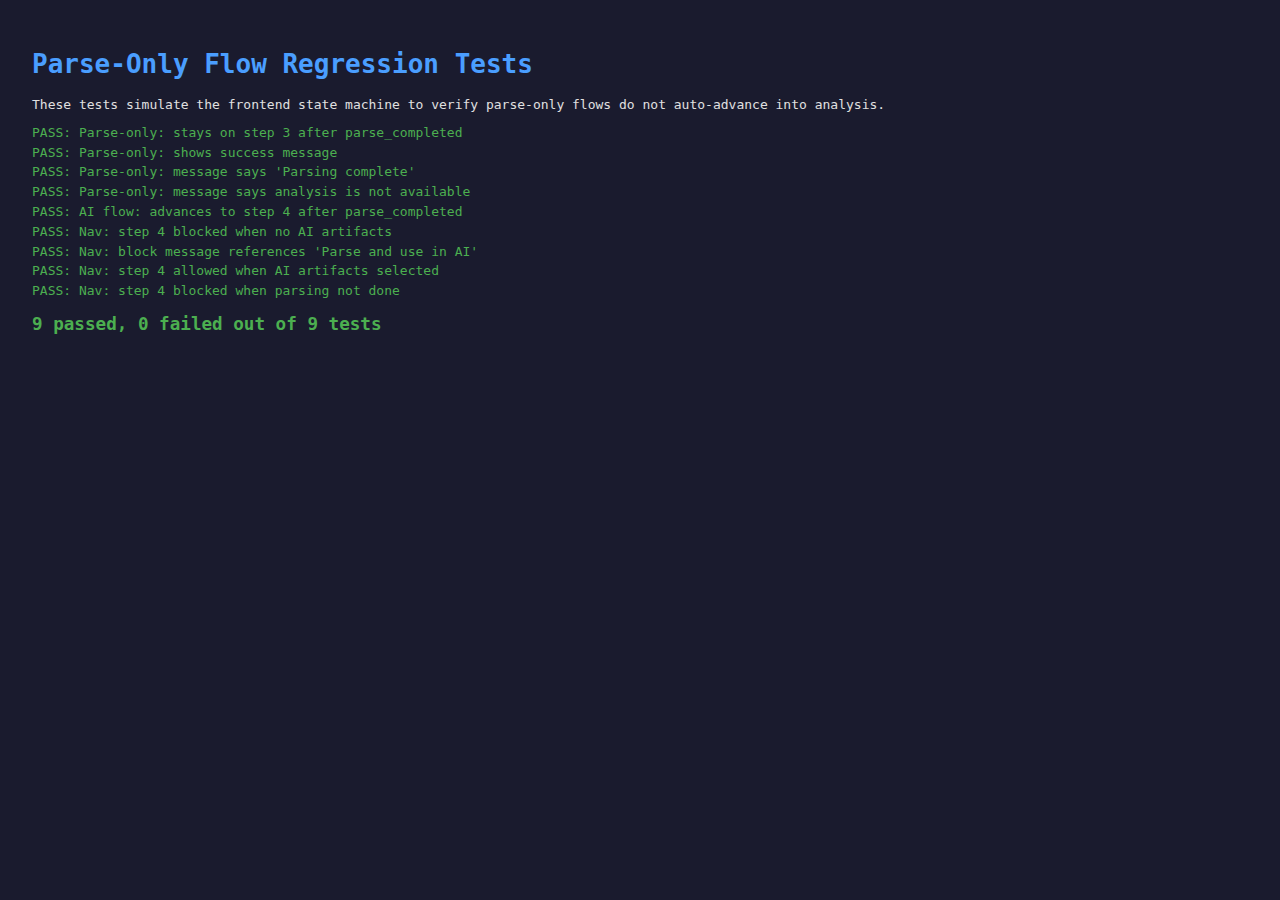
<file: static/tests/test_parse_only_flow.html>
<!DOCTYPE html>
<html lang="en">
<head>
<meta charset="utf-8">
<title>Parse-Only Flow Regression Tests</title>
<style>
  body { font-family: monospace; background: #1a1b2e; color: #e0e0e0; padding: 1.5rem; }
  h1 { color: #4a9eff; }
  .pass { color: #4caf50; } .fail { color: #f44336; }
  .result { margin: 0.3rem 0; }
  #summary { margin-top: 1rem; font-size: 1.1rem; font-weight: bold; }
</style>
</head>
<body>
<h1>Parse-Only Flow Regression Tests</h1>
<p>These tests simulate the frontend state machine to verify parse-only flows
do not auto-advance into analysis.</p>
<div id="results"></div>
<div id="summary"></div>

<script>
"use strict";
// Minimal harness that exercises the same branching logic found in parsing.js
// and app.js without loading the full application.

const results = [];
function assert(condition, name) {
  results.push({ name, ok: !!condition });
}

// ── Simulate state & helpers ──────────────────────────────────────────────
let currentStep = 3;
let msgText = "";
let msgType = "";
const st = {
  selectedAi: [],
  parse: { done: false, run: false, fail: false },
  analysis: { done: false, run: false, fail: false },
};

function showStep(n) { currentStep = n; }
function setMsg(text, type) { msgText = text; msgType = type; }
function clearMsg() { msgText = ""; msgType = ""; }

// ── Replicate parse_completed logic from parsing.js ───────────────────────
function onParseCompleted() {
  st.parse.run = false;
  st.parse.done = true;
  st.parse.fail = false;
  clearMsg();
  if (st.selectedAi.length > 0) return showStep(4);
  setMsg("Parsing complete. No artifacts were set to \u201cParse and use in AI,\u201d so analysis is not available.", "success");
}

// ── Replicate navBlockReason for step 4 from app.js ───────────────────────
function navBlockReason4() {
  if (st.parse.done && st.selectedAi.length > 0) return "";
  if (st.parse.done && st.selectedAi.length === 0)
    return "No artifacts are set to \u201cParse and use in AI.\u201d Re-parse with AI-enabled artifacts to unlock analysis.";
  if (st.parse.run) return "Parsing is still running.";
  if (st.parse.fail) return "Parsing failed.";
  return "Parse selected artifacts first.";
}

// ── Test 1: parse-only flow stays on step 3 ───────────────────────────────
currentStep = 3;
st.selectedAi = [];
onParseCompleted();
assert(currentStep === 3, "Parse-only: stays on step 3 after parse_completed");
assert(msgType === "success", "Parse-only: shows success message");
assert(msgText.includes("Parsing complete"), "Parse-only: message says 'Parsing complete'");
assert(msgText.includes("not available"), "Parse-only: message says analysis is not available");

// ── Test 2: AI flow advances to step 4 ────────────────────────────────────
currentStep = 3;
st.selectedAi = ["evtx"];
st.parse.done = false;
onParseCompleted();
assert(currentStep === 4, "AI flow: advances to step 4 after parse_completed");

// ── Test 3: navBlockReason blocks step 4 in parse-only ────────────────────
st.parse.done = true;
st.selectedAi = [];
const reason = navBlockReason4();
assert(reason !== "", "Nav: step 4 blocked when no AI artifacts");
assert(reason.includes("Parse and use in AI"), "Nav: block message references 'Parse and use in AI'");

// ── Test 4: navBlockReason allows step 4 with AI artifacts ────────────────
st.selectedAi = ["evtx"];
const reasonOk = navBlockReason4();
assert(reasonOk === "", "Nav: step 4 allowed when AI artifacts selected");

// ── Test 5: navBlockReason blocks when parsing not done ───────────────────
st.parse.done = false;
st.parse.run = false;
st.parse.fail = false;
st.selectedAi = ["evtx"];
const reasonNotDone = navBlockReason4();
assert(reasonNotDone !== "", "Nav: step 4 blocked when parsing not done");

// ── Render results ────────────────────────────────────────────────────────
const container = document.getElementById("results");
let passed = 0, failed = 0;
results.forEach((r) => {
  const div = document.createElement("div");
  div.className = "result " + (r.ok ? "pass" : "fail");
  div.textContent = (r.ok ? "PASS" : "FAIL") + ": " + r.name;
  container.appendChild(div);
  if (r.ok) passed++; else failed++;
});
const summary = document.getElementById("summary");
summary.className = failed ? "fail" : "pass";
summary.textContent = `${passed} passed, ${failed} failed out of ${results.length} tests`;
</script>
</body>
</html>
</file>
